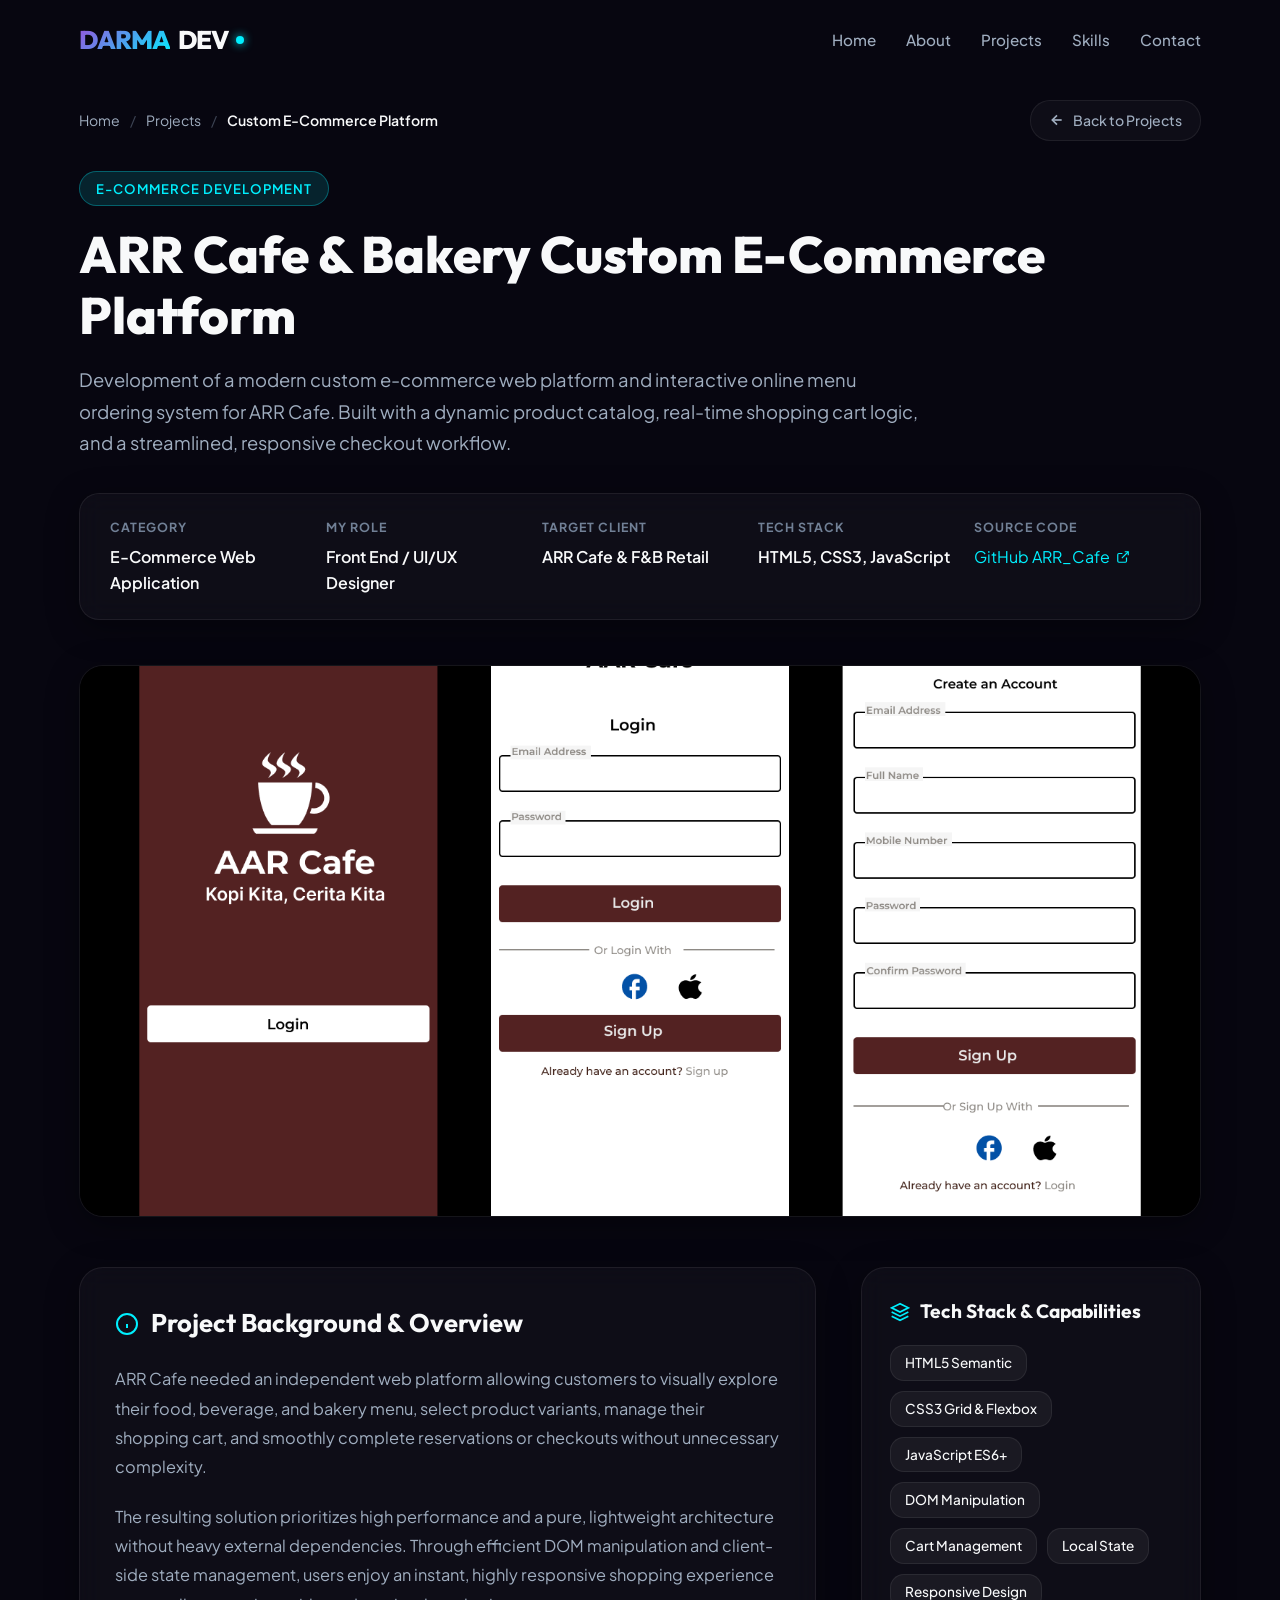
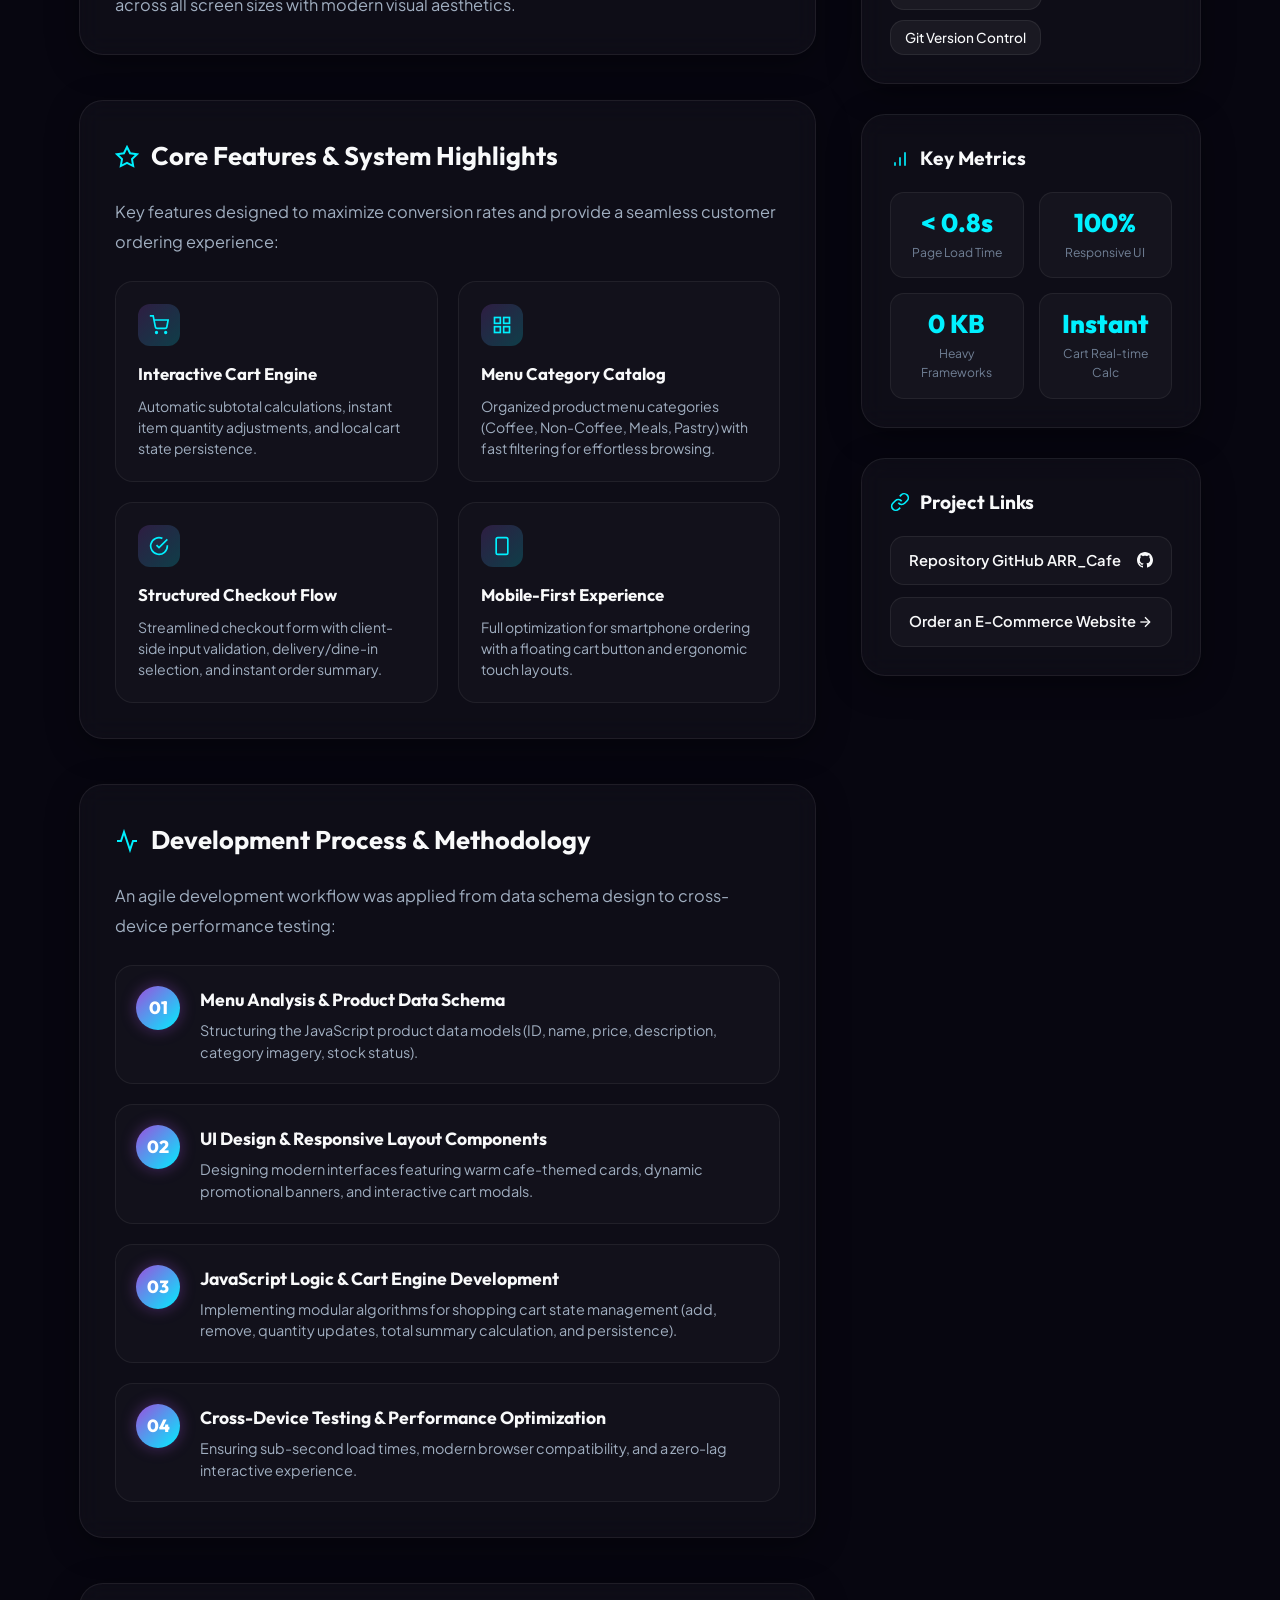
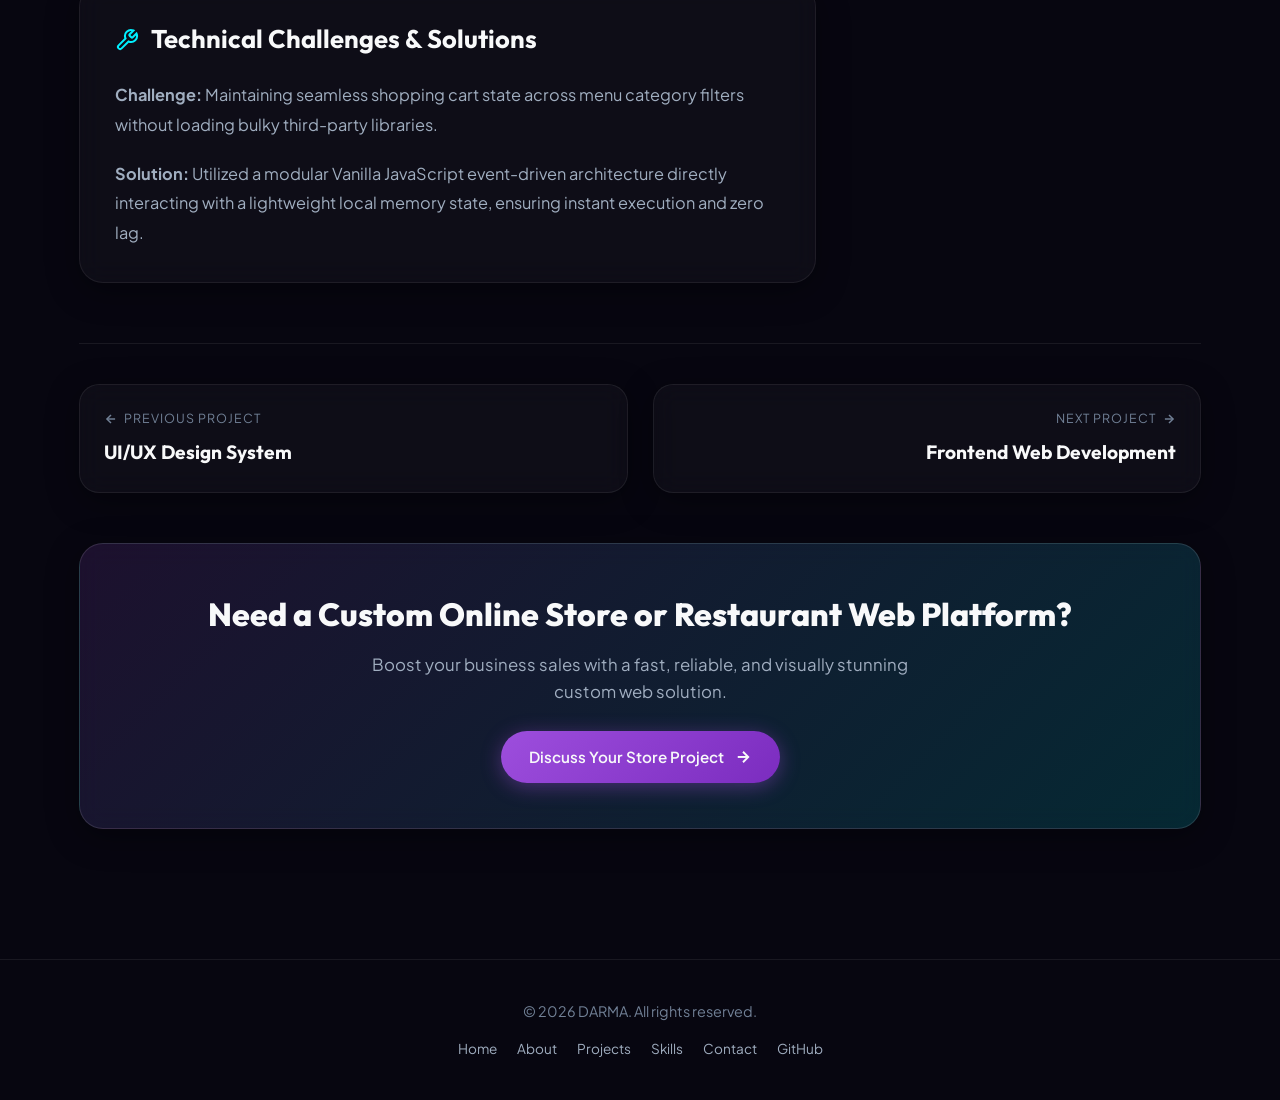
<file: project-ecommerce.html>
<!DOCTYPE html>
<html lang="en">

<head>
  <meta charset="UTF-8">
  <meta name="viewport" content="width=device-width, initial-scale=1.0">
  <title>Custom E-Commerce Platform (ARR Cafe) | Darma Portfolio</title>
  <meta name="description"
    content="Project details for Custom E-Commerce Platform (ARR Cafe): Interactive online store and cafe platform with dynamic product catalog, shopping cart logic, and responsive checkout flow.">
  <link rel="stylesheet" href="styles.css">
</head>

<body>

  <!-- Ambient Glow Shapes -->
  <div class="ambient-glows">
    <div class="glow-1"></div>
    <div class="glow-2"></div>
    <div class="glow-3"></div>
  </div>

  <!-- Header Section -->
  <header id="header" class="scrolled">
    <div class="container">
      <a href="index.html#home" class="logo" id="nav-logo">
        <span>DARMA</span>DEV
        <div class="logo-dot"></div>
      </a>

      <div class="menu-btn" id="menu-btn" aria-label="Toggle menu" role="button">
        <span></span>
        <span></span>
        <span></span>
      </div>

      <nav id="nav-bar">
        <ul>
          <li><a href="index.html#home" class="nav-link">Home</a></li>
          <li><a href="index.html#about" class="nav-link">About</a></li>
          <li><a href="index.html#projects" class="nav-link active">Projects</a></li>
          <li><a href="index.html#skills" class="nav-link">Skills</a></li>
          <li><a href="index.html#contact" class="nav-link">Contact</a></li>
        </ul>
      </nav>
    </div>
  </header>

  <main class="project-detail-page">
    <div class="container">

      <!-- Breadcrumb & Back Button -->
      <div class="breadcrumb-wrap">
        <div class="breadcrumb">
          <a href="index.html#home">Home</a>
          <span class="breadcrumb-separator">/</span>
          <a href="index.html#projects">Projects</a>
          <span class="breadcrumb-separator">/</span>
          <span class="breadcrumb-current">Custom E-Commerce Platform</span>
        </div>
        <a href="index.html#projects" class="back-btn">
          <svg width="16" height="16" viewBox="0 0 24 24" fill="none" stroke="currentColor" stroke-width="2.5">
            <line x1="19" y1="12" x2="5" y2="12"></line>
            <polyline points="12 19 5 12 12 5"></polyline>
          </svg>
          Back to Projects
        </a>
      </div>

      <!-- Project Hero Header -->
      <div class="project-detail-hero">
        <div class="project-hero-badge badge-ecom">E-Commerce Development</div>
        <h1 class="project-hero-title">
          ARR Cafe & Bakery <span class="gradient-text">Custom E-Commerce</span> Platform
        </h1>
        <p class="project-hero-subtitle">
          Development of a modern custom e-commerce web platform and interactive online menu ordering system for ARR Cafe. Built with a dynamic product catalog, real-time shopping cart logic, and a streamlined, responsive checkout workflow.
        </p>

        <!-- Project Meta Bar -->
        <div class="glass-card project-meta-grid">
          <div class="project-meta-item">
            <h5>Category</h5>
            <p>E-Commerce Web Application</p>
          </div>
          <div class="project-meta-item">
            <h5>My Role</h5>
            <p>Front End / UI/UX Designer</p>
          </div>
          <div class="project-meta-item">
            <h5>Target Client</h5>
            <p>ARR Cafe & F&B Retail</p>
          </div>
          <div class="project-meta-item">
            <h5>Tech Stack</h5>
            <p>HTML5, CSS3, JavaScript</p>
          </div>
          <div class="project-meta-item">
            <h5>Source Code</h5>
            <a href="https://github.com/Darma-kze/ARR_Cafe" target="_blank" rel="noopener noreferrer">
              GitHub ARR_Cafe
              <svg width="14" height="14" viewBox="0 0 24 24" fill="none" stroke="currentColor" stroke-width="2">
                <path d="M18 13v6a2 2 0 0 1-2 2H5a2 2 0 0 1-2-2V8a2 2 0 0 1 2-2h6"></path>
                <polyline points="15 3 21 3 21 9"></polyline>
                <line x1="10" y1="14" x2="21" y2="3"></line>
              </svg>
            </a>
          </div>
        </div>

        <!-- Hero Showcase Image -->
        <div class="project-hero-img-box">
          <img src="assets/project_ecom.png" alt="ARR Cafe Custom E-Commerce Web Platform">
        </div>
      </div>

      <!-- Main Content Layout -->
      <div class="project-detail-layout">

        <!-- Left Main Content Column -->
        <div class="project-main-content">

          <!-- Section 1: Project Overview -->
          <div class="glass-card detail-section-block">
            <h3>
              <svg width="24" height="24" viewBox="0 0 24 24" fill="none" stroke="currentColor" stroke-width="2">
                <circle cx="12" cy="12" r="10"></circle>
                <line x1="12" y1="16" x2="12" y2="12"></line>
                <line x1="12" y1="8" x2="12.01" y2="8"></line>
              </svg>
              Project Background & Overview
            </h3>
            <p>
              ARR Cafe needed an independent web platform allowing customers to visually explore their food, beverage, and bakery menu, select product variants, manage their shopping cart, and smoothly complete reservations or checkouts without unnecessary complexity.
            </p>
            <p>
              The resulting solution prioritizes high performance and a pure, lightweight architecture without heavy external dependencies. Through efficient DOM manipulation and client-side state management, users enjoy an instant, highly responsive shopping experience across all screen sizes with modern visual aesthetics.
            </p>
          </div>

          <!-- Section 2: Key Features & System Highlights -->
          <div class="glass-card detail-section-block">
            <h3>
              <svg width="24" height="24" viewBox="0 0 24 24" fill="none" stroke="currentColor" stroke-width="2">
                <polygon points="12 2 15.09 8.26 22 9.27 17 14.14 18.18 21.02 12 17.77 5.82 21.02 7 14.14 2 9.27 8.91 8.26 12 2"></polygon>
              </svg>
              Core Features & System Highlights
            </h3>
            <p>
              Key features designed to maximize conversion rates and provide a seamless customer ordering experience:
            </p>

            <div class="detail-feature-grid">
              <div class="detail-feature-card">
                <div class="detail-feature-icon">
                  <svg width="20" height="20" viewBox="0 0 24 24" fill="none" stroke="currentColor" stroke-width="2">
                    <circle cx="9" cy="21" r="1"></circle>
                    <circle cx="20" cy="21" r="1"></circle>
                    <path d="M1 1h4l2.68 13.39a2 2 0 0 0 2 1.61h9.72a2 2 0 0 0 2-1.61L23 6H6"></path>
                  </svg>
                </div>
                <h4>Interactive Cart Engine</h4>
                <p>Automatic subtotal calculations, instant item quantity adjustments, and local cart state persistence.</p>
              </div>

              <div class="detail-feature-card">
                <div class="detail-feature-icon">
                  <svg width="20" height="20" viewBox="0 0 24 24" fill="none" stroke="currentColor" stroke-width="2">
                    <rect x="3" y="3" width="7" height="7"></rect>
                    <rect x="14" y="3" width="7" height="7"></rect>
                    <rect x="14" y="14" width="7" height="7"></rect>
                    <rect x="3" y="14" width="7" height="7"></rect>
                  </svg>
                </div>
                <h4>Menu Category Catalog</h4>
                <p>Organized product menu categories (Coffee, Non-Coffee, Meals, Pastry) with fast filtering for effortless browsing.</p>
              </div>

              <div class="detail-feature-card">
                <div class="detail-feature-icon">
                  <svg width="20" height="20" viewBox="0 0 24 24" fill="none" stroke="currentColor" stroke-width="2">
                    <path d="M22 11.08V12a10 10 0 1 1-5.93-9.14"></path>
                    <polyline points="22 4 12 14.01 9 11.01"></polyline>
                  </svg>
                </div>
                <h4>Structured Checkout Flow</h4>
                <p>Streamlined checkout form with client-side input validation, delivery/dine-in selection, and instant order summary.</p>
              </div>

              <div class="detail-feature-card">
                <div class="detail-feature-icon">
                  <svg width="20" height="20" viewBox="0 0 24 24" fill="none" stroke="currentColor" stroke-width="2">
                    <rect x="5" y="2" width="14" height="20" rx="2" ry="2"></rect>
                    <line x1="12" y1="18" x2="12.01" y2="18"></line>
                  </svg>
                </div>
                <h4>Mobile-First Experience</h4>
                <p>Full optimization for smartphone ordering with a floating cart button and ergonomic touch layouts.</p>
              </div>
            </div>
          </div>

          <!-- Section 3: Development Process & Methodology -->
          <div class="glass-card detail-section-block">
            <h3>
              <svg width="24" height="24" viewBox="0 0 24 24" fill="none" stroke="currentColor" stroke-width="2">
                <polyline points="22 12 18 12 15 21 9 3 6 12 2 12"></polyline>
              </svg>
              Development Process & Methodology
            </h3>
            <p>
              An agile development workflow was applied from data schema design to cross-device performance testing:
            </p>

            <div class="process-timeline">
              <div class="process-step-card">
                <div class="process-step-num">01</div>
                <div class="process-step-body">
                  <h4>Menu Analysis & Product Data Schema</h4>
                  <p>Structuring the JavaScript product data models (ID, name, price, description, category imagery, stock status).</p>
                </div>
              </div>

              <div class="process-step-card">
                <div class="process-step-num">02</div>
                <div class="process-step-body">
                  <h4>UI Design & Responsive Layout Components</h4>
                  <p>Designing modern interfaces featuring warm cafe-themed cards, dynamic promotional banners, and interactive cart modals.</p>
                </div>
              </div>

              <div class="process-step-card">
                <div class="process-step-num">03</div>
                <div class="process-step-body">
                  <h4>JavaScript Logic & Cart Engine Development</h4>
                  <p>Implementing modular algorithms for shopping cart state management (add, remove, quantity updates, total summary calculation, and persistence).</p>
                </div>
              </div>

              <div class="process-step-card">
                <div class="process-step-num">04</div>
                <div class="process-step-body">
                  <h4>Cross-Device Testing & Performance Optimization</h4>
                  <p>Ensuring sub-second load times, modern browser compatibility, and a zero-lag interactive experience.</p>
                </div>
              </div>
            </div>
          </div>

          <!-- Section 4: Technical Challenges & Solutions -->
          <div class="glass-card detail-section-block">
            <h3>
              <svg width="24" height="24" viewBox="0 0 24 24" fill="none" stroke="currentColor" stroke-width="2">
                <path d="M14.7 6.3a1 1 0 0 0 0 1.4l1.6 1.6a1 1 0 0 0 1.4 0l3.77-3.77a6 6 0 0 1-7.94 7.94l-6.91 6.91a2.12 2.12 0 0 1-3-3l6.91-6.91a6 6 0 0 1 7.94-7.94l-3.76 3.76z"></path>
              </svg>
              Technical Challenges & Solutions
            </h3>
            <p>
              <strong>Challenge:</strong> Maintaining seamless shopping cart state across menu category filters without loading bulky third-party libraries.
            </p>
            <p>
              <strong>Solution:</strong> Utilized a modular Vanilla JavaScript event-driven architecture directly interacting with a lightweight local memory state, ensuring instant execution and zero lag.
            </p>
          </div>

        </div>

        <!-- Right Sidebar Column -->
        <div class="project-sidebar">

          <!-- Tech Stack Box -->
          <div class="glass-card sidebar-card">
            <h4>
              <svg width="20" height="20" viewBox="0 0 24 24" fill="none" stroke="currentColor" stroke-width="2">
                <path d="M12 2L2 7l10 5 10-5-10-5z"></path>
                <path d="M2 17l10 5 10-5"></path>
                <path d="M2 12l10 5 10-5"></path>
              </svg>
              Tech Stack & Capabilities
            </h4>
            <div class="tech-badges-wrap">
              <span class="tech-badge-item">HTML5 Semantic</span>
              <span class="tech-badge-item">CSS3 Grid & Flexbox</span>
              <span class="tech-badge-item">JavaScript ES6+</span>
              <span class="tech-badge-item">DOM Manipulation</span>
              <span class="tech-badge-item">Cart Management</span>
              <span class="tech-badge-item">Local State</span>
              <span class="tech-badge-item">Responsive Design</span>
              <span class="tech-badge-item">Git Version Control</span>
            </div>
          </div>

          <!-- Impact Metrics -->
          <div class="glass-card sidebar-card">
            <h4>
              <svg width="20" height="20" viewBox="0 0 24 24" fill="none" stroke="currentColor" stroke-width="2">
                <line x1="12" y1="20" x2="12" y2="10"></line>
                <line x1="18" y1="20" x2="18" y2="4"></line>
                <line x1="6" y1="20" x2="6" y2="16"></line>
              </svg>
              Key Metrics
            </h4>
            <div class="metrics-grid">
              <div class="metric-item">
                <div class="metric-number">&lt; 0.8s</div>
                <div class="metric-label">Page Load Time</div>
              </div>
              <div class="metric-item">
                <div class="metric-number">100%</div>
                <div class="metric-label">Responsive UI</div>
              </div>
              <div class="metric-item">
                <div class="metric-number">0 KB</div>
                <div class="metric-label">Heavy Frameworks</div>
              </div>
              <div class="metric-item">
                <div class="metric-number">Instant</div>
                <div class="metric-label">Cart Real-time Calc</div>
              </div>
            </div>
          </div>

          <!-- Quick Actions & Links -->
          <div class="glass-card sidebar-card">
            <h4>
              <svg width="20" height="20" viewBox="0 0 24 24" fill="none" stroke="currentColor" stroke-width="2">
                <path d="M10 13a5 5 0 0 0 7.54.54l3-3a5 5 0 0 0-7.07-7.07l-1.72 1.71"></path>
                <path d="M14 11a5 5 0 0 0-7.54-.54l-3 3a5 5 0 0 0 7.07 7.07l1.71-1.71"></path>
              </svg>
              Project Links
            </h4>
            <div class="sidebar-links">
              <a href="https://github.com/Darma-kze/ARR_Cafe" target="_blank" rel="noopener noreferrer" class="sidebar-link-btn btn-github">
                <span>Repository GitHub ARR_Cafe</span>
                <svg width="16" height="16" fill="currentColor" viewBox="0 0 24 24">
                  <path d="M12 0c-6.626 0-12 5.373-12 12 0 5.302 3.438 9.8 8.207 11.387.599.111.793-.261.793-.577v-2.234c-3.338.726-4.033-1.416-4.033-1.416-.546-1.387-1.333-1.756-1.333-1.756-1.089-.745.083-.729.083-.729 1.205.084 1.839 1.237 1.839 1.237 1.07 1.834 2.807 1.304 3.492.997.107-.775.418-1.305.762-1.604-2.665-.305-5.467-1.334-5.467-5.931 0-1.311.469-2.381 1.236-3.221-.124-.303-.535-1.524.117-3.176 0 0 1.008-.322 3.301 1.23.957-.266 1.983-.399 3.003-.404 1.02.005 2.047.138 3.006.404 2.291-1.552 3.297-1.23 3.297-1.23.653 1.653.242 2.874.118 3.176.77.84 1.235 1.911 1.235 3.221 0 4.609-2.807 5.624-5.479 5.921.43.372.823 1.102.823 2.222v3.293c0 .319.192.694.801.576 4.765-1.589 8.199-6.086 8.199-11.386 0-6.627-5.373-12-12-12z" />
                </svg>
              </a>
              <a href="index.html#contact" class="sidebar-link-btn">
                <span>Order an E-Commerce Website</span>
                <svg width="16" height="16" viewBox="0 0 24 24" fill="none" stroke="currentColor" stroke-width="2">
                  <line x1="5" y1="12" x2="19" y2="12"></line>
                  <polyline points="12 5 19 12 12 19"></polyline>
                </svg>
              </a>
            </div>
          </div>

        </div>

      </div>

      <!-- Pagination Navigation (Prev & Next Project) -->
      <div class="project-pagination-wrap">
        <a href="project-uiux.html" class="glass-card pagination-btn-card">
          <span class="pagination-label">
            <svg width="14" height="14" viewBox="0 0 24 24" fill="none" stroke="currentColor" stroke-width="2.5">
              <line x1="19" y1="12" x2="5" y2="12"></line>
              <polyline points="12 19 5 12 12 5"></polyline>
            </svg>
            Previous Project
          </span>
          <span class="pagination-title">UI/UX Design System</span>
        </a>

        <a href="project-frontend.html" class="glass-card pagination-btn-card next">
          <span class="pagination-label">
            Next Project
            <svg width="14" height="14" viewBox="0 0 24 24" fill="none" stroke="currentColor" stroke-width="2.5">
              <line x1="5" y1="12" x2="19" y2="12"></line>
              <polyline points="12 5 19 12 12 19"></polyline>
            </svg>
          </span>
          <span class="pagination-title">Frontend Web Development</span>
        </a>
      </div>

      <!-- Bottom CTA Banner -->
      <div class="glass-card project-detail-cta">
        <h3>Need a Custom Online Store or Restaurant Web Platform?</h3>
        <p>Boost your business sales with a fast, reliable, and visually stunning custom web solution.</p>
        <a href="index.html#contact" class="btn btn-primary" style="display: inline-flex;">
          Discuss Your Store Project
          <svg width="18" height="18" viewBox="0 0 24 24" fill="none" stroke="currentColor" stroke-width="2.5">
            <line x1="5" y1="12" x2="19" y2="12"></line>
            <polyline points="12 5 19 12 12 19"></polyline>
          </svg>
        </a>
      </div>

    </div>
  </main>

  <!-- Footer Section -->
  <footer>
    <div class="container">
      <p>&copy; 2026 DARMA. All rights reserved.</p>
      <div class="footer-links">
        <a href="index.html#home">Home</a>
        <a href="index.html#about">About</a>
        <a href="index.html#projects">Projects</a>
        <a href="index.html#skills">Skills</a>
        <a href="index.html#contact">Contact</a>
        <a href="https://github.com/Darma-kze" target="_blank" rel="noopener noreferrer">GitHub</a>
      </div>
    </div>
  </footer>

  <script src="script.js"></script>
</body>

</html>
</file>
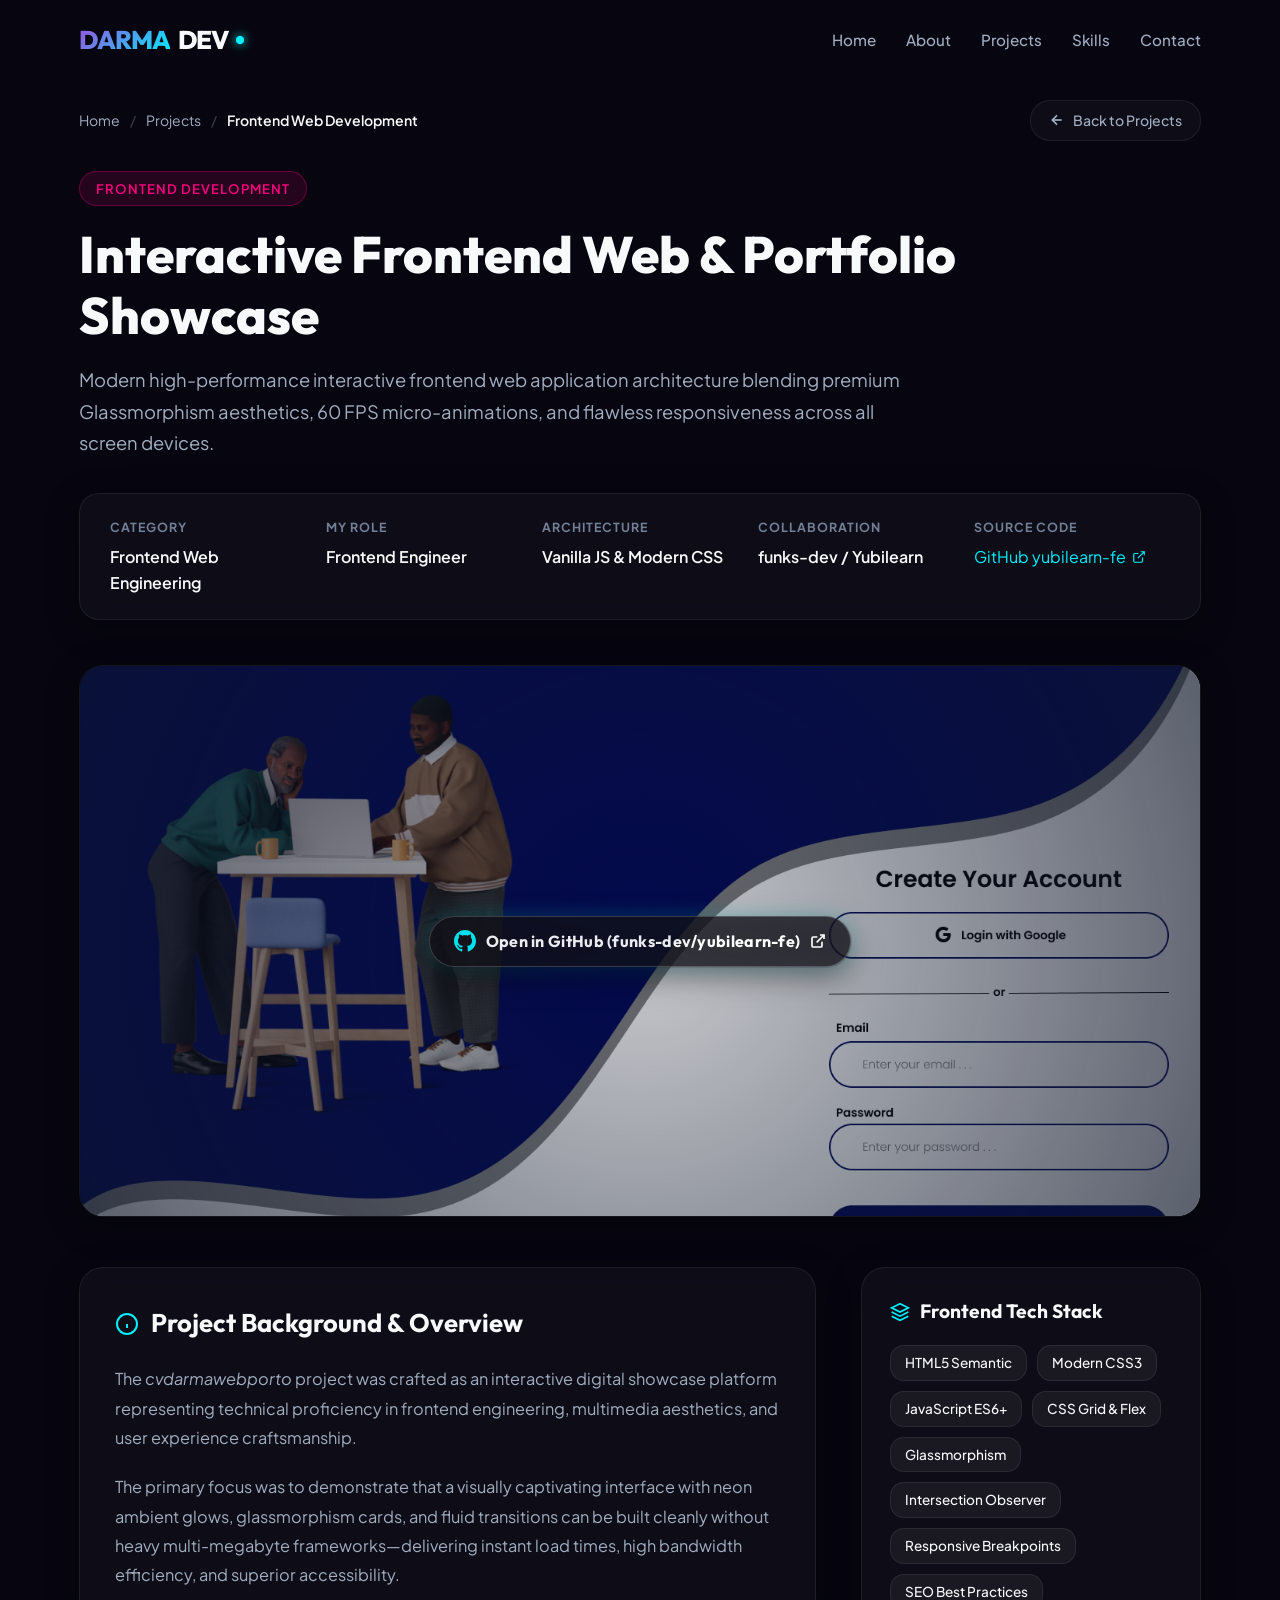
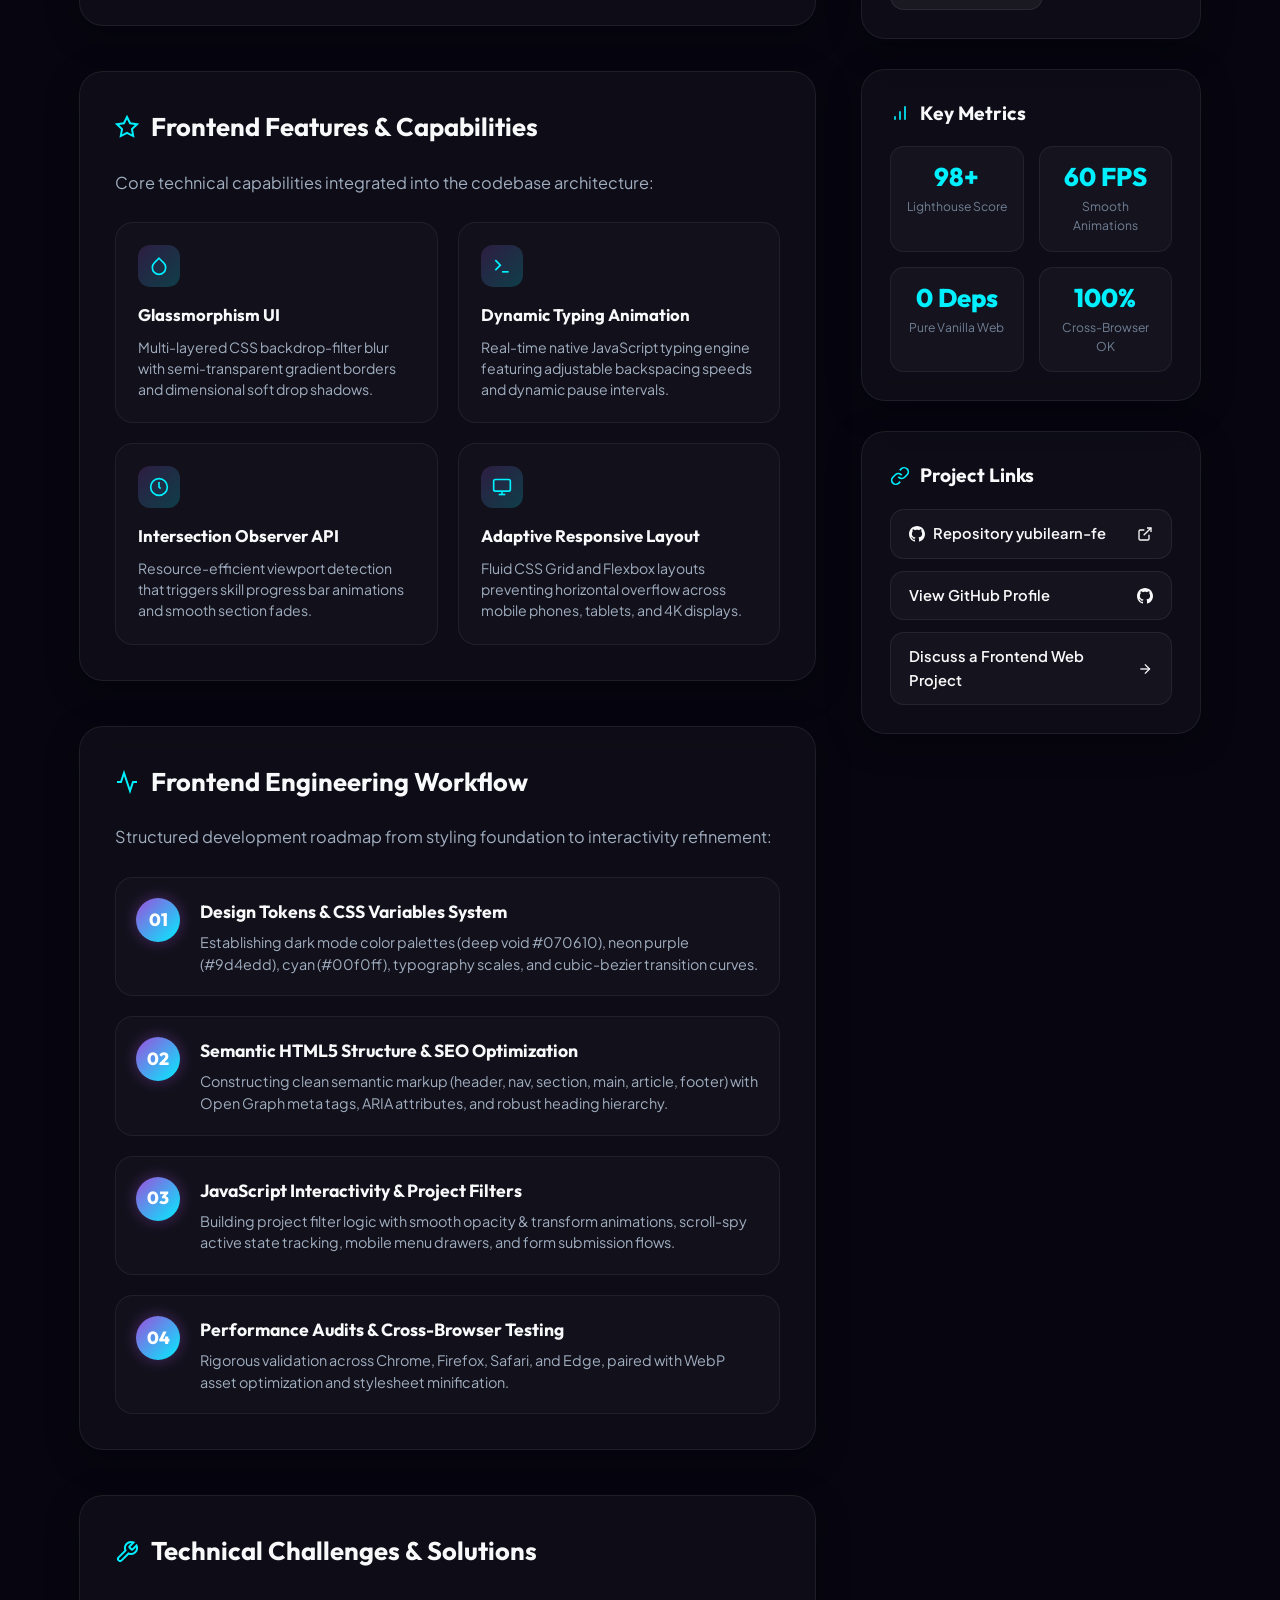
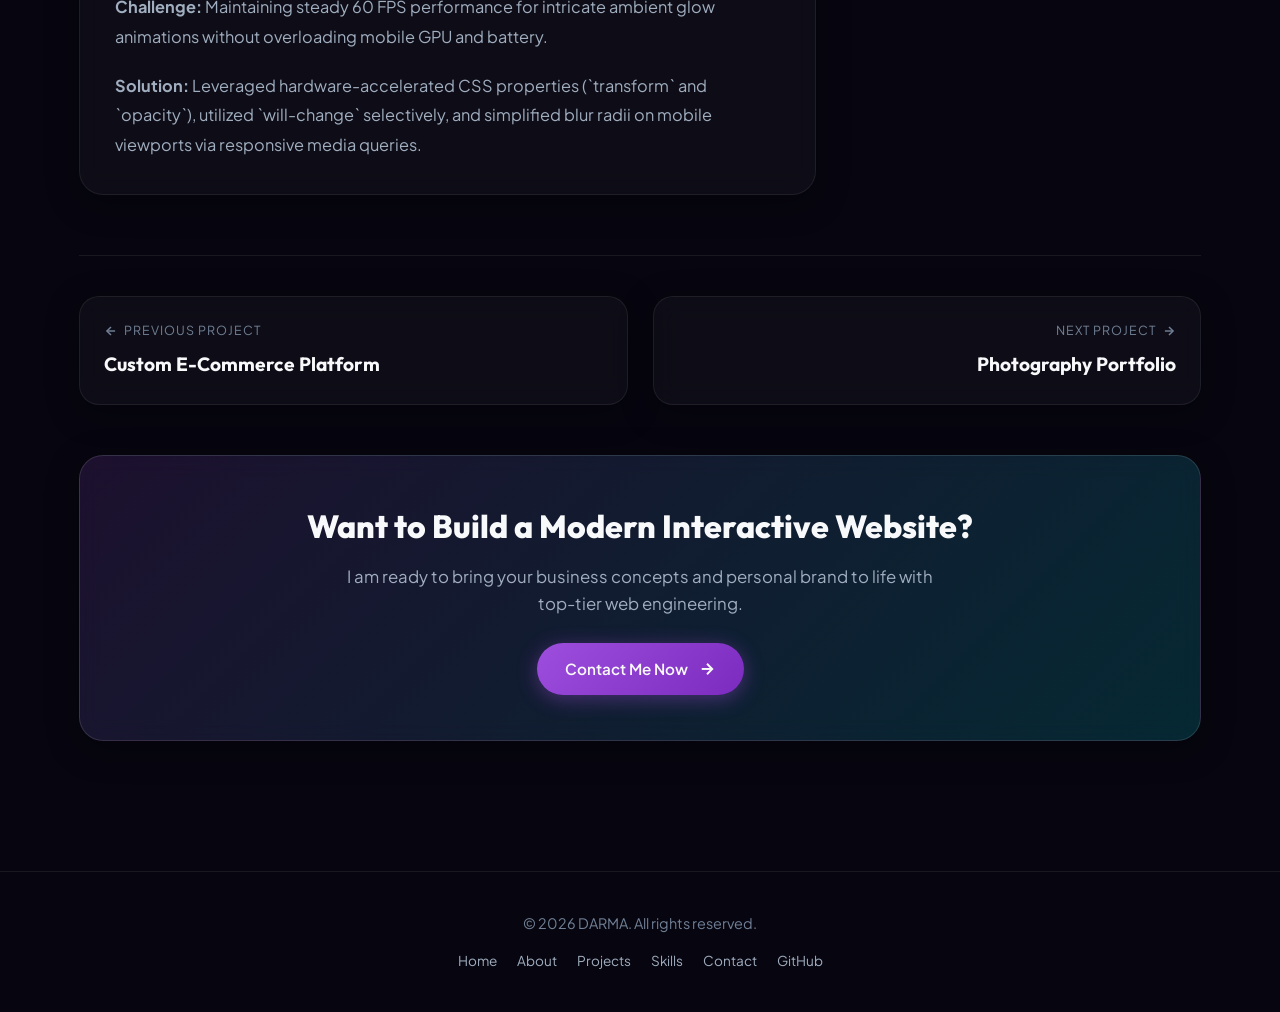
<file: project-frontend.html>
<!DOCTYPE html>
<html lang="en">

<head>
  <meta charset="UTF-8">
  <meta name="viewport" content="width=device-width, initial-scale=1.0">
  <title>Frontend Web Development & Portfolio | Darma Portfolio</title>
  <meta name="description"
    content="Frontend Web Development project details (cvdarmawebporto): High-performance interactive website crafted with HTML5, CSS3, modern JavaScript, glassmorphism, and smooth animations.">
  <link rel="stylesheet" href="styles.css">
</head>

<body>

  <!-- Ambient Glow Shapes -->
  <div class="ambient-glows">
    <div class="glow-1"></div>
    <div class="glow-2"></div>
    <div class="glow-3"></div>
  </div>

  <!-- Header Section -->
  <header id="header" class="scrolled">
    <div class="container">
      <a href="index.html#home" class="logo" id="nav-logo">
        <span>DARMA</span>DEV
        <div class="logo-dot"></div>
      </a>

      <div class="menu-btn" id="menu-btn" aria-label="Toggle menu" role="button">
        <span></span>
        <span></span>
        <span></span>
      </div>

      <nav id="nav-bar">
        <ul>
          <li><a href="index.html#home" class="nav-link">Home</a></li>
          <li><a href="index.html#about" class="nav-link">About</a></li>
          <li><a href="index.html#projects" class="nav-link active">Projects</a></li>
          <li><a href="index.html#skills" class="nav-link">Skills</a></li>
          <li><a href="index.html#contact" class="nav-link">Contact</a></li>
        </ul>
      </nav>
    </div>
  </header>

  <main class="project-detail-page">
    <div class="container">

      <!-- Breadcrumb & Back Button -->
      <div class="breadcrumb-wrap">
        <div class="breadcrumb">
          <a href="index.html#home">Home</a>
          <span class="breadcrumb-separator">/</span>
          <a href="index.html#projects">Projects</a>
          <span class="breadcrumb-separator">/</span>
          <span class="breadcrumb-current">Frontend Web Development</span>
        </div>
        <a href="index.html#projects" class="back-btn">
          <svg width="16" height="16" viewBox="0 0 24 24" fill="none" stroke="currentColor" stroke-width="2.5">
            <line x1="19" y1="12" x2="5" y2="12"></line>
            <polyline points="12 19 5 12 12 5"></polyline>
          </svg>
          Back to Projects
        </a>
      </div>

      <!-- Project Hero Header -->
      <div class="project-detail-hero">
        <div class="project-hero-badge badge-frontend">Frontend Development</div>
        <h1 class="project-hero-title">
          Interactive <span class="gradient-text">Frontend Web</span> & Portfolio Showcase
        </h1>
        <p class="project-hero-subtitle">
          Modern high-performance interactive frontend web application architecture blending premium Glassmorphism aesthetics, 60 FPS micro-animations, and flawless responsiveness across all screen devices.
        </p>

        <!-- Project Meta Bar -->
        <div class="glass-card project-meta-grid">
          <div class="project-meta-item">
            <h5>Category</h5>
            <p>Frontend Web Engineering</p>
          </div>
          <div class="project-meta-item">
            <h5>My Role</h5>
            <p>Frontend Engineer</p>
          </div>
          <div class="project-meta-item">
            <h5>Architecture</h5>
            <p>Vanilla JS & Modern CSS</p>
          </div>
          <div class="project-meta-item">
            <h5>Collaboration</h5>
            <p>funks-dev / Yubilearn</p>
          </div>
          <div class="project-meta-item">
            <h5>Source Code</h5>
            <a href="https://github.com/funks-dev/yubilearn-fe" target="_blank" rel="noopener noreferrer">
              GitHub yubilearn-fe
              <svg width="14" height="14" viewBox="0 0 24 24" fill="none" stroke="currentColor" stroke-width="2">
                <path d="M18 13v6a2 2 0 0 1-2 2H5a2 2 0 0 1-2-2V8a2 2 0 0 1 2-2h6"></path>
                <polyline points="15 3 21 3 21 9"></polyline>
                <line x1="10" y1="14" x2="21" y2="3"></line>
              </svg>
            </a>
          </div>
        </div>

        <!-- Hero Showcase Image (Clickable to GitHub Repository) -->
        <div class="project-hero-img-box">
          <a href="https://github.com/funks-dev/yubilearn-fe" target="_blank" rel="noopener noreferrer" class="github-hero-link" title="Open Yubilearn Frontend on GitHub">
            <img src="assets/project_ai.png" alt="Yubilearn Frontend Web Development & Portfolio Showcase">
            <div class="github-hero-overlay">
              <div class="github-hero-badge">
                <svg width="22" height="22" fill="currentColor" viewBox="0 0 24 24">
                  <path d="M12 0c-6.626 0-12 5.373-12 12 0 5.302 3.438 9.8 8.207 11.387.599.111.793-.261.793-.577v-2.234c-3.338.726-4.033-1.416-4.033-1.416-.546-1.387-1.333-1.756-1.333-1.756-1.089-.745.083-.729.083-.729 1.205.084 1.839 1.237 1.839 1.237 1.07 1.834 2.807 1.304 3.492.997.107-.775.418-1.305.762-1.604-2.665-.305-5.467-1.334-5.467-5.931 0-1.311.469-2.381 1.236-3.221-.124-.303-.535-1.524.117-3.176 0 0 1.008-.322 3.301 1.23.957-.266 1.983-.399 3.003-.404 1.02.005 2.047.138 3.006.404 2.291-1.552 3.297-1.23 3.297-1.23.653 1.653.242 2.874.118 3.176.77.84 1.235 1.911 1.235 3.221 0 4.609-2.807 5.624-5.479 5.921.43.372.823 1.102.823 2.222v3.293c0 .319.192.694.801.576 4.765-1.589 8.199-6.086 8.199-11.386 0-6.627-5.373-12-12-12z" />
                </svg>
                <span>Open in GitHub (funks-dev/yubilearn-fe)</span>
                <svg width="16" height="16" viewBox="0 0 24 24" fill="none" stroke="currentColor" stroke-width="2.5">
                  <path d="M18 13v6a2 2 0 0 1-2 2H5a2 2 0 0 1-2-2V8a2 2 0 0 1 2-2h6"></path>
                  <polyline points="15 3 21 3 21 9"></polyline>
                  <line x1="10" y1="14" x2="21" y2="3"></line>
                </svg>
              </div>
            </div>
          </a>
        </div>
      </div>

      <!-- Main Content Layout -->
      <div class="project-detail-layout">

        <!-- Left Main Content Column -->
        <div class="project-main-content">

          <!-- Section 1: Project Overview -->
          <div class="glass-card detail-section-block">
            <h3>
              <svg width="24" height="24" viewBox="0 0 24 24" fill="none" stroke="currentColor" stroke-width="2">
                <circle cx="12" cy="12" r="10"></circle>
                <line x1="12" y1="16" x2="12" y2="12"></line>
                <line x1="12" y1="8" x2="12.01" y2="8"></line>
              </svg>
              Project Background & Overview
            </h3>
            <p>
              The <em>cvdarmawebporto</em> project was crafted as an interactive digital showcase platform representing technical proficiency in frontend engineering, multimedia aesthetics, and user experience craftsmanship.
            </p>
            <p>
              The primary focus was to demonstrate that a visually captivating interface with neon ambient glows, glassmorphism cards, and fluid transitions can be built cleanly without heavy multi-megabyte frameworks—delivering instant load times, high bandwidth efficiency, and superior accessibility.
            </p>
          </div>

          <!-- Section 2: Key Features & Capabilities -->
          <div class="glass-card detail-section-block">
            <h3>
              <svg width="24" height="24" viewBox="0 0 24 24" fill="none" stroke="currentColor" stroke-width="2">
                <polygon points="12 2 15.09 8.26 22 9.27 17 14.14 18.18 21.02 12 17.77 5.82 21.02 7 14.14 2 9.27 8.91 8.26 12 2"></polygon>
              </svg>
              Frontend Features & Capabilities
            </h3>
            <p>
              Core technical capabilities integrated into the codebase architecture:
            </p>

            <div class="detail-feature-grid">
              <div class="detail-feature-card">
                <div class="detail-feature-icon">
                  <svg width="20" height="20" viewBox="0 0 24 24" fill="none" stroke="currentColor" stroke-width="2">
                    <path d="M12 2.69l5.66 5.66a8 8 0 1 1-11.31 0z"></path>
                  </svg>
                </div>
                <h4>Glassmorphism UI</h4>
                <p>Multi-layered CSS backdrop-filter blur with semi-transparent gradient borders and dimensional soft drop shadows.</p>
              </div>

              <div class="detail-feature-card">
                <div class="detail-feature-icon">
                  <svg width="20" height="20" viewBox="0 0 24 24" fill="none" stroke="currentColor" stroke-width="2">
                    <polyline points="4 17 10 11 4 5"></polyline>
                    <line x1="12" y1="19" x2="20" y2="19"></line>
                  </svg>
                </div>
                <h4>Dynamic Typing Animation</h4>
                <p>Real-time native JavaScript typing engine featuring adjustable backspacing speeds and dynamic pause intervals.</p>
              </div>

              <div class="detail-feature-card">
                <div class="detail-feature-icon">
                  <svg width="20" height="20" viewBox="0 0 24 24" fill="none" stroke="currentColor" stroke-width="2">
                    <circle cx="12" cy="12" r="10"></circle>
                    <polyline points="12 6 12 12 14 14"></polyline>
                  </svg>
                </div>
                <h4>Intersection Observer API</h4>
                <p>Resource-efficient viewport detection that triggers skill progress bar animations and smooth section fades.</p>
              </div>

              <div class="detail-feature-card">
                <div class="detail-feature-icon">
                  <svg width="20" height="20" viewBox="0 0 24 24" fill="none" stroke="currentColor" stroke-width="2">
                    <rect x="2" y="3" width="20" height="14" rx="2" ry="2"></rect>
                    <line x1="8" y1="21" x2="16" y2="21"></line>
                    <line x1="12" y1="17" x2="12" y2="21"></line>
                  </svg>
                </div>
                <h4>Adaptive Responsive Layout</h4>
                <p>Fluid CSS Grid and Flexbox layouts preventing horizontal overflow across mobile phones, tablets, and 4K displays.</p>
              </div>
            </div>
          </div>

          <!-- Section 3: Engineering Process -->
          <div class="glass-card detail-section-block">
            <h3>
              <svg width="24" height="24" viewBox="0 0 24 24" fill="none" stroke="currentColor" stroke-width="2">
                <polyline points="22 12 18 12 15 21 9 3 6 12 2 12"></polyline>
              </svg>
              Frontend Engineering Workflow
            </h3>
            <p>
              Structured development roadmap from styling foundation to interactivity refinement:
            </p>

            <div class="process-timeline">
              <div class="process-step-card">
                <div class="process-step-num">01</div>
                <div class="process-step-body">
                  <h4>Design Tokens & CSS Variables System</h4>
                  <p>Establishing dark mode color palettes (deep void #070610), neon purple (#9d4edd), cyan (#00f0ff), typography scales, and cubic-bezier transition curves.</p>
                </div>
              </div>

              <div class="process-step-card">
                <div class="process-step-num">02</div>
                <div class="process-step-body">
                  <h4>Semantic HTML5 Structure & SEO Optimization</h4>
                  <p>Constructing clean semantic markup (header, nav, section, main, article, footer) with Open Graph meta tags, ARIA attributes, and robust heading hierarchy.</p>
                </div>
              </div>

              <div class="process-step-card">
                <div class="process-step-num">03</div>
                <div class="process-step-body">
                  <h4>JavaScript Interactivity & Project Filters</h4>
                  <p>Building project filter logic with smooth opacity & transform animations, scroll-spy active state tracking, mobile menu drawers, and form submission flows.</p>
                </div>
              </div>

              <div class="process-step-card">
                <div class="process-step-num">04</div>
                <div class="process-step-body">
                  <h4>Performance Audits & Cross-Browser Testing</h4>
                  <p>Rigorous validation across Chrome, Firefox, Safari, and Edge, paired with WebP asset optimization and stylesheet minification.</p>
                </div>
              </div>
            </div>
          </div>

          <!-- Section 4: Technical Challenges & Solutions -->
          <div class="glass-card detail-section-block">
            <h3>
              <svg width="24" height="24" viewBox="0 0 24 24" fill="none" stroke="currentColor" stroke-width="2">
                <path d="M14.7 6.3a1 1 0 0 0 0 1.4l1.6 1.6a1 1 0 0 0 1.4 0l3.77-3.77a6 6 0 0 1-7.94 7.94l-6.91 6.91a2.12 2.12 0 0 1-3-3l6.91-6.91a6 6 0 0 1 7.94-7.94l-3.76 3.76z"></path>
              </svg>
              Technical Challenges & Solutions
            </h3>
            <p>
              <strong>Challenge:</strong> Maintaining steady 60 FPS performance for intricate ambient glow animations without overloading mobile GPU and battery.
            </p>
            <p>
              <strong>Solution:</strong> Leveraged hardware-accelerated CSS properties (`transform` and `opacity`), utilized `will-change` selectively, and simplified blur radii on mobile viewports via responsive media queries.
            </p>
          </div>

        </div>

        <!-- Right Sidebar Column -->
        <div class="project-sidebar">

          <!-- Tech Stack Box -->
          <div class="glass-card sidebar-card">
            <h4>
              <svg width="20" height="20" viewBox="0 0 24 24" fill="none" stroke="currentColor" stroke-width="2">
                <path d="M12 2L2 7l10 5 10-5-10-5z"></path>
                <path d="M2 17l10 5 10-5"></path>
                <path d="M2 12l10 5 10-5"></path>
              </svg>
              Frontend Tech Stack
            </h4>
            <div class="tech-badges-wrap">
              <span class="tech-badge-item">HTML5 Semantic</span>
              <span class="tech-badge-item">Modern CSS3</span>
              <span class="tech-badge-item">JavaScript ES6+</span>
              <span class="tech-badge-item">CSS Grid & Flex</span>
              <span class="tech-badge-item">Glassmorphism</span>
              <span class="tech-badge-item">Intersection Observer</span>
              <span class="tech-badge-item">Responsive Breakpoints</span>
              <span class="tech-badge-item">SEO Best Practices</span>
            </div>
          </div>

          <!-- Impact Metrics -->
          <div class="glass-card sidebar-card">
            <h4>
              <svg width="20" height="20" viewBox="0 0 24 24" fill="none" stroke="currentColor" stroke-width="2">
                <line x1="12" y1="20" x2="12" y2="10"></line>
                <line x1="18" y1="20" x2="18" y2="4"></line>
                <line x1="6" y1="20" x2="6" y2="16"></line>
              </svg>
              Key Metrics
            </h4>
            <div class="metrics-grid">
              <div class="metric-item">
                <div class="metric-number">98+</div>
                <div class="metric-label">Lighthouse Score</div>
              </div>
              <div class="metric-item">
                <div class="metric-number">60 FPS</div>
                <div class="metric-label">Smooth Animations</div>
              </div>
              <div class="metric-item">
                <div class="metric-number">0 Deps</div>
                <div class="metric-label">Pure Vanilla Web</div>
              </div>
              <div class="metric-item">
                <div class="metric-number">100%</div>
                <div class="metric-label">Cross-Browser OK</div>
              </div>
            </div>
          </div>

          <!-- Quick Actions & Links -->
          <div class="glass-card sidebar-card">
            <h4>
              <svg width="20" height="20" viewBox="0 0 24 24" fill="none" stroke="currentColor" stroke-width="2">
                <path d="M10 13a5 5 0 0 0 7.54.54l3-3a5 5 0 0 0-7.07-7.07l-1.72 1.71"></path>
                <path d="M14 11a5 5 0 0 0-7.54-.54l-3 3a5 5 0 0 0 7.07 7.07l1.71-1.71"></path>
              </svg>
              Project Links
            </h4>
            <div class="sidebar-links">
              <a href="https://github.com/funks-dev/yubilearn-fe" target="_blank" rel="noopener noreferrer" class="sidebar-link-btn btn-github">
                <span style="display: flex; align-items: center; gap: 8px;">
                  <svg width="16" height="16" fill="currentColor" viewBox="0 0 24 24">
                    <path d="M12 0c-6.626 0-12 5.373-12 12 0 5.302 3.438 9.8 8.207 11.387.599.111.793-.261.793-.577v-2.234c-3.338.726-4.033-1.416-4.033-1.416-.546-1.387-1.333-1.756-1.333-1.756-1.089-.745.083-.729.083-.729 1.205.084 1.839 1.237 1.839 1.237 1.07 1.834 2.807 1.304 3.492.997.107-.775.418-1.305.762-1.604-2.665-.305-5.467-1.334-5.467-5.931 0-1.311.469-2.381 1.236-3.221-.124-.303-.535-1.524.117-3.176 0 0 1.008-.322 3.301 1.23.957-.266 1.983-.399 3.003-.404 1.02.005 2.047.138 3.006.404 2.291-1.552 3.297-1.23 3.297-1.23.653 1.653.242 2.874.118 3.176.77.84 1.235 1.911 1.235 3.221 0 4.609-2.807 5.624-5.479 5.921.43.372.823 1.102.823 2.222v3.293c0 .319.192.694.801.576 4.765-1.589 8.199-6.086 8.199-11.386 0-6.627-5.373-12-12-12z" />
                  </svg>
                  Repository yubilearn-fe
                </span>
                <svg width="16" height="16" viewBox="0 0 24 24" fill="none" stroke="currentColor" stroke-width="2">
                  <path d="M18 13v6a2 2 0 0 1-2 2H5a2 2 0 0 1-2-2V8a2 2 0 0 1 2-2h6"></path>
                  <polyline points="15 3 21 3 21 9"></polyline>
                  <line x1="10" y1="14" x2="21" y2="3"></line>
                </svg>
              </a>
              <a href="https://github.com/Darma-kze" target="_blank" rel="noopener noreferrer" class="sidebar-link-btn btn-github">
                <span>View GitHub Profile</span>
                <svg width="16" height="16" fill="currentColor" viewBox="0 0 24 24">
                  <path d="M12 0c-6.626 0-12 5.373-12 12 0 5.302 3.438 9.8 8.207 11.387.599.111.793-.261.793-.577v-2.234c-3.338.726-4.033-1.416-4.033-1.416-.546-1.387-1.333-1.756-1.333-1.756-1.089-.745.083-.729.083-.729 1.205.084 1.839 1.237 1.839 1.237 1.07 1.834 2.807 1.304 3.492.997.107-.775.418-1.305.762-1.604-2.665-.305-5.467-1.334-5.467-5.931 0-1.311.469-2.381 1.236-3.221-.124-.303-.535-1.524.117-3.176 0 0 1.008-.322 3.301 1.23.957-.266 1.983-.399 3.003-.404 1.02.005 2.047.138 3.006.404 2.291-1.552 3.297-1.23 3.297-1.23.653 1.653.242 2.874.118 3.176.77.84 1.235 1.911 1.235 3.221 0 4.609-2.807 5.624-5.479 5.921.43.372.823 1.102.823 2.222v3.293c0 .319.192.694.801.576 4.765-1.589 8.199-6.086 8.199-11.386 0-6.627-5.373-12-12-12z" />
                </svg>
              </a>
              <a href="index.html#contact" class="sidebar-link-btn">
                <span>Discuss a Frontend Web Project</span>
                <svg width="16" height="16" viewBox="0 0 24 24" fill="none" stroke="currentColor" stroke-width="2">
                  <line x1="5" y1="12" x2="19" y2="12"></line>
                  <polyline points="12 5 19 12 12 19"></polyline>
                </svg>
              </a>
            </div>
          </div>

        </div>

      </div>

      <!-- Pagination Navigation (Prev & Next Project) -->
      <div class="project-pagination-wrap">
        <a href="project-ecommerce.html" class="glass-card pagination-btn-card">
          <span class="pagination-label">
            <svg width="14" height="14" viewBox="0 0 24 24" fill="none" stroke="currentColor" stroke-width="2.5">
              <line x1="19" y1="12" x2="5" y2="12"></line>
              <polyline points="12 19 5 12 12 5"></polyline>
            </svg>
            Previous Project
          </span>
          <span class="pagination-title">Custom E-Commerce Platform</span>
        </a>

        <a href="project-photography.html" class="glass-card pagination-btn-card next">
          <span class="pagination-label">
            Next Project
            <svg width="14" height="14" viewBox="0 0 24 24" fill="none" stroke="currentColor" stroke-width="2.5">
              <line x1="5" y1="12" x2="19" y2="12"></line>
              <polyline points="12 5 19 12 12 19"></polyline>
            </svg>
          </span>
          <span class="pagination-title">Photography Portfolio</span>
        </a>
      </div>

      <!-- Bottom CTA Banner -->
      <div class="glass-card project-detail-cta">
        <h3>Want to Build a Modern Interactive Website?</h3>
        <p>I am ready to bring your business concepts and personal brand to life with top-tier web engineering.</p>
        <a href="index.html#contact" class="btn btn-primary" style="display: inline-flex;">
          Contact Me Now
          <svg width="18" height="18" viewBox="0 0 24 24" fill="none" stroke="currentColor" stroke-width="2.5">
            <line x1="5" y1="12" x2="19" y2="12"></line>
            <polyline points="12 5 19 12 12 19"></polyline>
          </svg>
        </a>
      </div>

    </div>
  </main>

  <!-- Footer Section -->
  <footer>
    <div class="container">
      <p>&copy; 2026 DARMA. All rights reserved.</p>
      <div class="footer-links">
        <a href="index.html#home">Home</a>
        <a href="index.html#about">About</a>
        <a href="index.html#projects">Projects</a>
        <a href="index.html#skills">Skills</a>
        <a href="index.html#contact">Contact</a>
        <a href="https://github.com/Darma-kze" target="_blank" rel="noopener noreferrer">GitHub</a>
      </div>
    </div>
  </footer>

  <script src="script.js"></script>
</body>

</html>
</file>
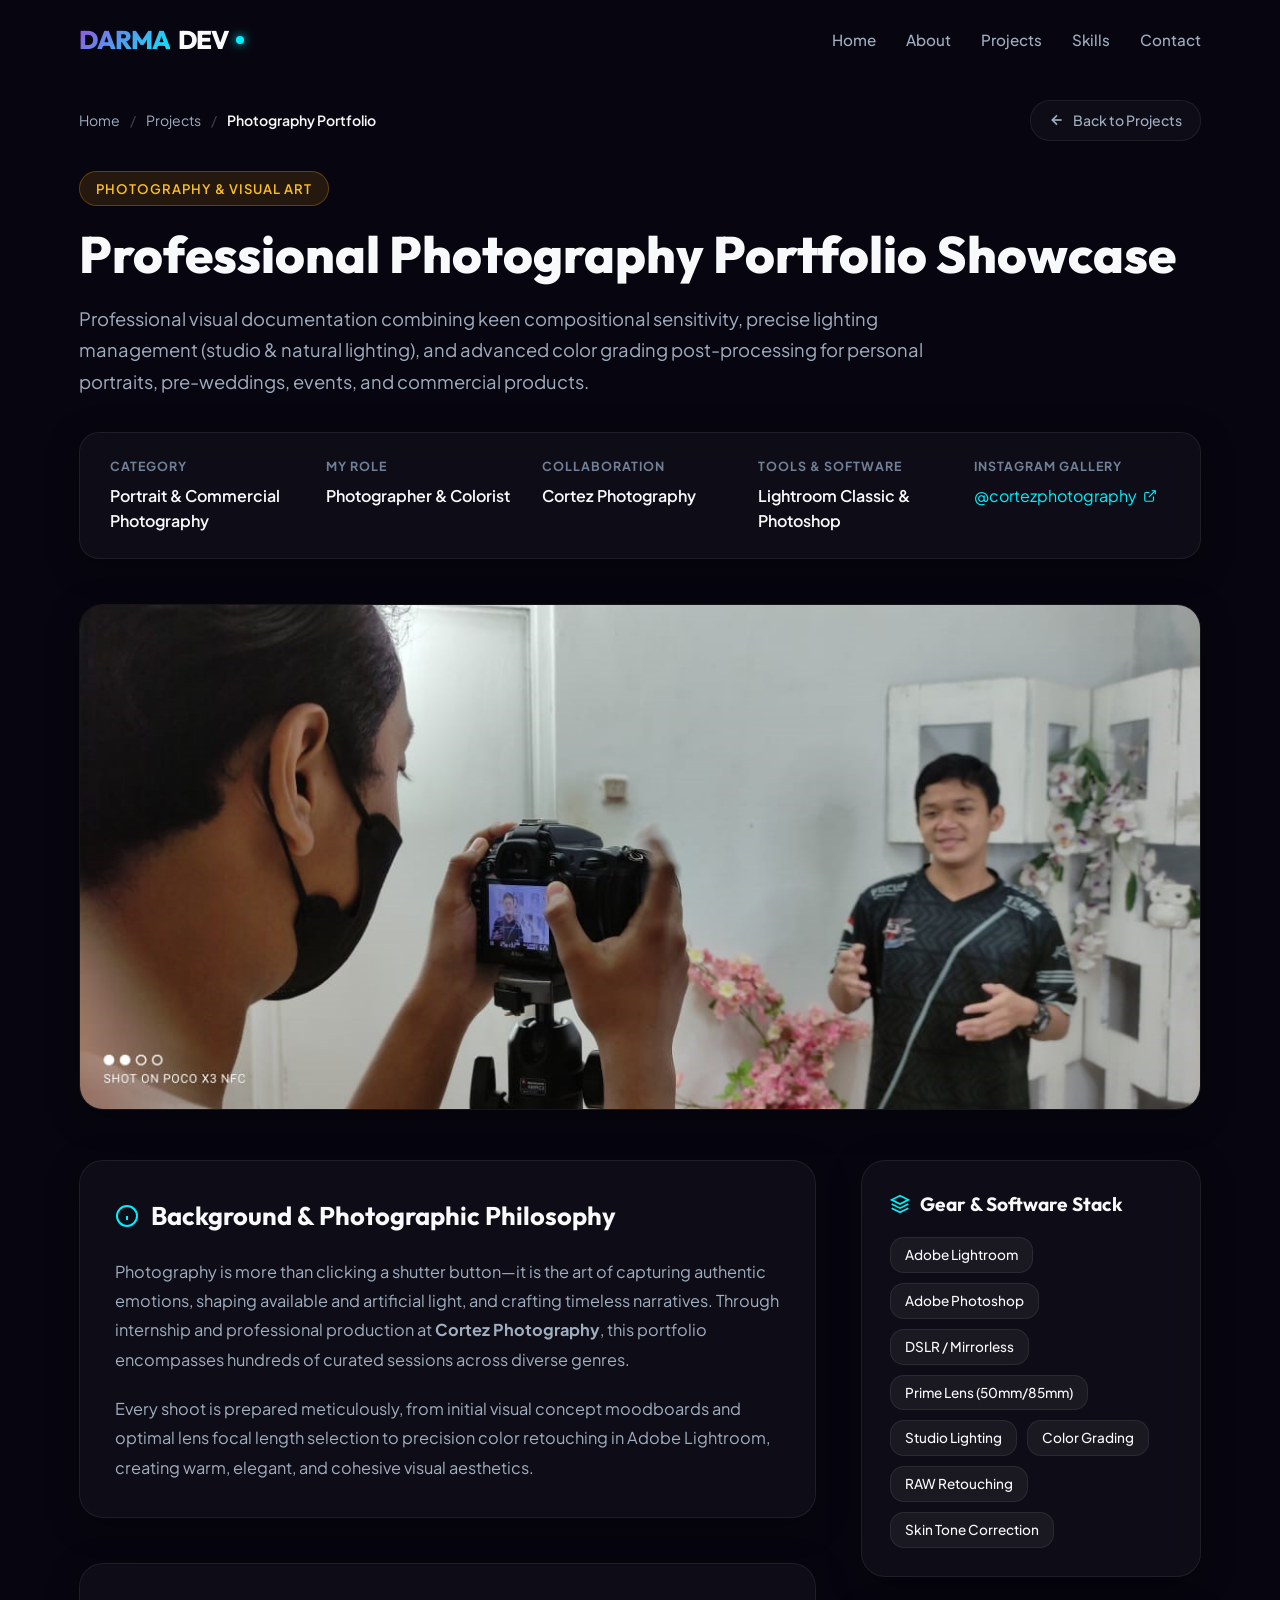
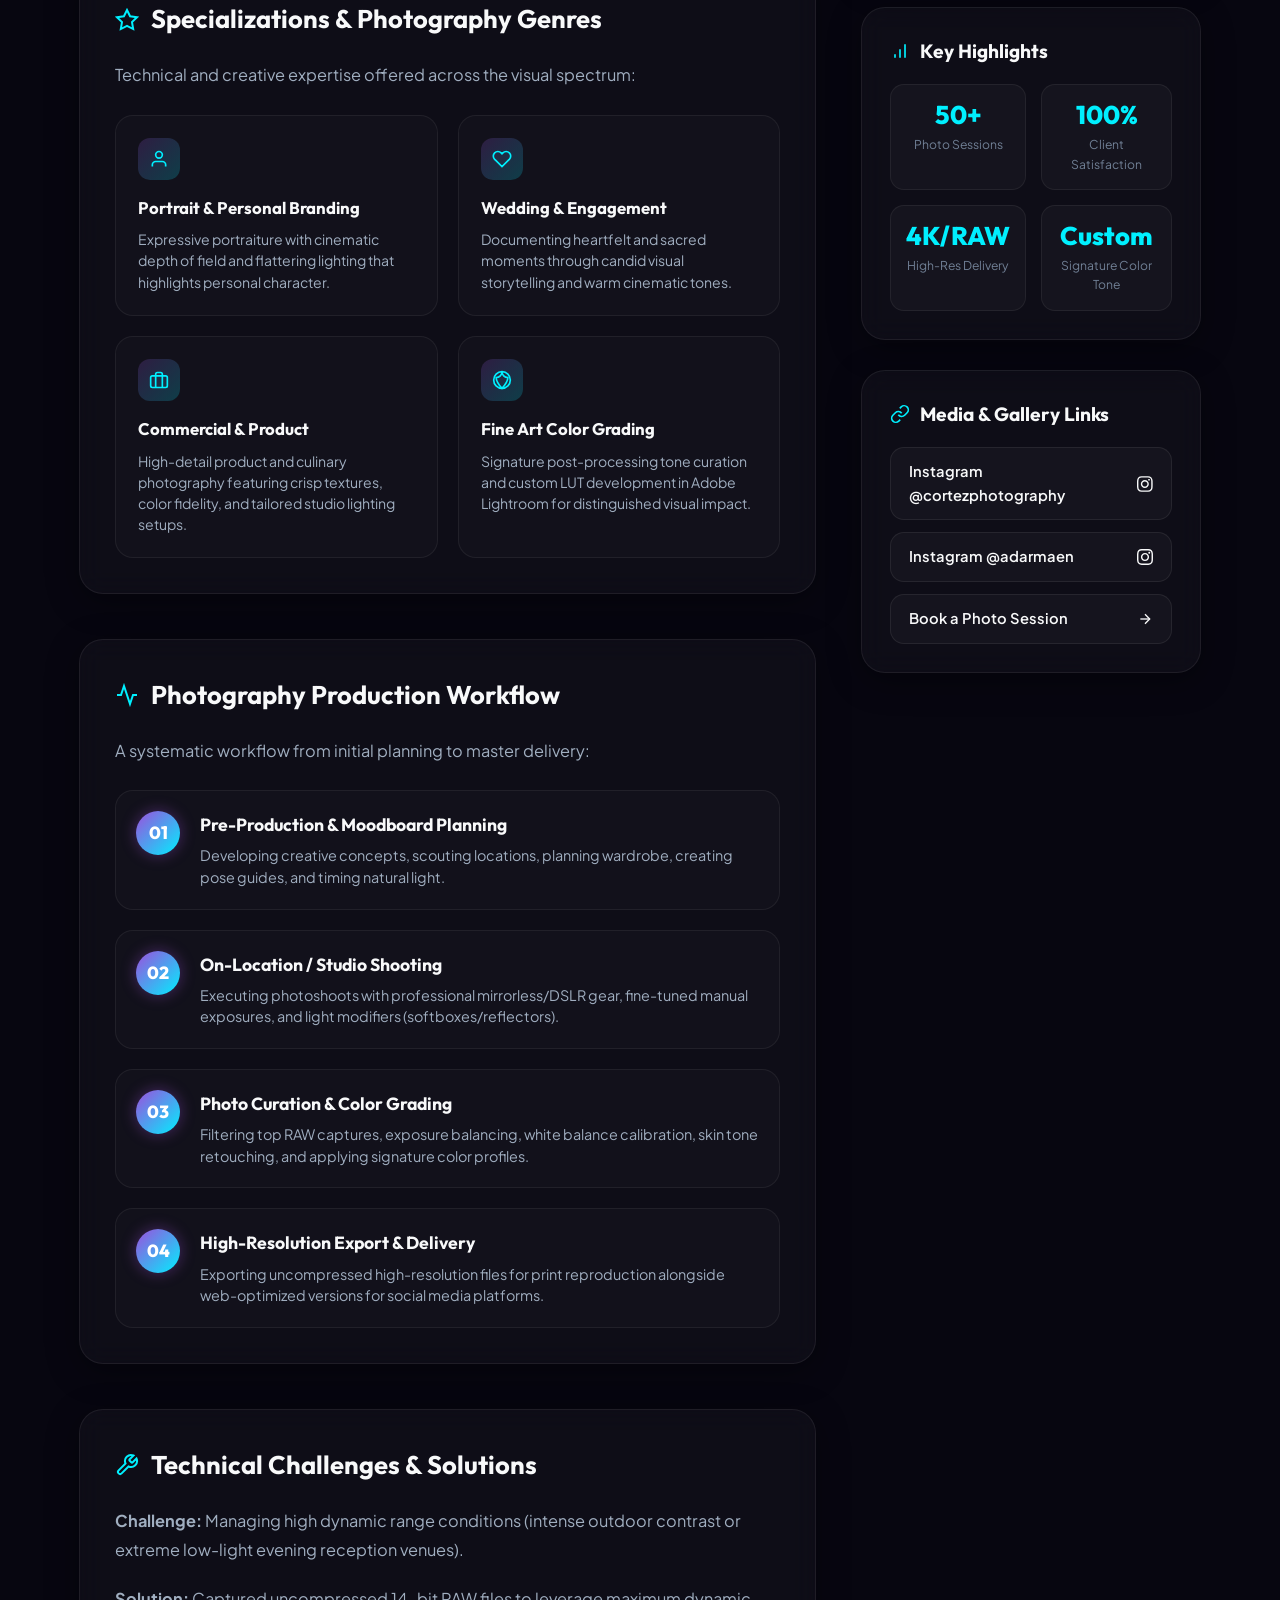
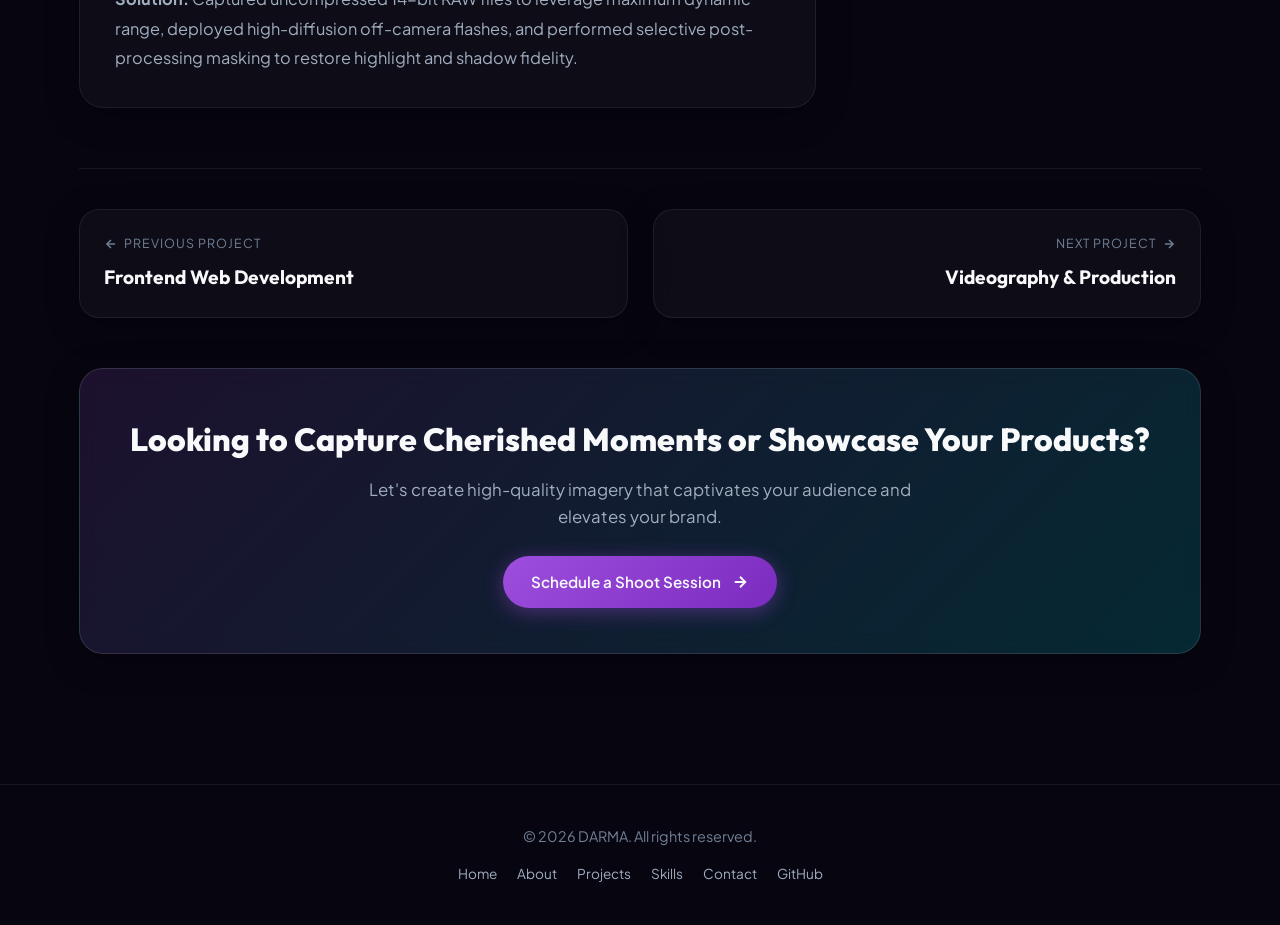
<file: project-photography.html>
<!DOCTYPE html>
<html lang="en">

<head>
  <meta charset="UTF-8">
  <meta name="viewport" content="width=device-width, initial-scale=1.0">
  <title>Photography Portfolio & Visual Showcase | Darma Portfolio</title>
  <meta name="description"
    content="Photography Portfolio details: Professional photography covering portraits, pre-weddings, commercial products, and color grading in collaboration with Cortez Photography.">
  <link rel="stylesheet" href="styles.css">
</head>

<body>

  <!-- Ambient Glow Shapes -->
  <div class="ambient-glows">
    <div class="glow-1"></div>
    <div class="glow-2"></div>
    <div class="glow-3"></div>
  </div>

  <!-- Header Section -->
  <header id="header" class="scrolled">
    <div class="container">
      <a href="index.html#home" class="logo" id="nav-logo">
        <span>DARMA</span>DEV
        <div class="logo-dot"></div>
      </a>

      <div class="menu-btn" id="menu-btn" aria-label="Toggle menu" role="button">
        <span></span>
        <span></span>
        <span></span>
      </div>

      <nav id="nav-bar">
        <ul>
          <li><a href="index.html#home" class="nav-link">Home</a></li>
          <li><a href="index.html#about" class="nav-link">About</a></li>
          <li><a href="index.html#projects" class="nav-link active">Projects</a></li>
          <li><a href="index.html#skills" class="nav-link">Skills</a></li>
          <li><a href="index.html#contact" class="nav-link">Contact</a></li>
        </ul>
      </nav>
    </div>
  </header>

  <main class="project-detail-page">
    <div class="container">

      <!-- Breadcrumb & Back Button -->
      <div class="breadcrumb-wrap">
        <div class="breadcrumb">
          <a href="index.html#home">Home</a>
          <span class="breadcrumb-separator">/</span>
          <a href="index.html#projects">Projects</a>
          <span class="breadcrumb-separator">/</span>
          <span class="breadcrumb-current">Photography Portfolio</span>
        </div>
        <a href="index.html#projects" class="back-btn">
          <svg width="16" height="16" viewBox="0 0 24 24" fill="none" stroke="currentColor" stroke-width="2.5">
            <line x1="19" y1="12" x2="5" y2="12"></line>
            <polyline points="12 19 5 12 12 5"></polyline>
          </svg>
          Back to Projects
        </a>
      </div>

      <!-- Project Hero Header -->
      <div class="project-detail-hero">
        <div class="project-hero-badge badge-photo">Photography & Visual Art</div>
        <h1 class="project-hero-title">
          Professional <span class="gradient-text">Photography</span> Portfolio Showcase
        </h1>
        <p class="project-hero-subtitle">
          Professional visual documentation combining keen compositional sensitivity, precise lighting management (studio & natural lighting), and advanced color grading post-processing for personal portraits, pre-weddings, events, and commercial products.
        </p>

        <!-- Project Meta Bar -->
        <div class="glass-card project-meta-grid">
          <div class="project-meta-item">
            <h5>Category</h5>
            <p>Portrait & Commercial Photography</p>
          </div>
          <div class="project-meta-item">
            <h5>My Role</h5>
            <p>Photographer & Colorist</p>
          </div>
          <div class="project-meta-item">
            <h5>Collaboration</h5>
            <p>Cortez Photography</p>
          </div>
          <div class="project-meta-item">
            <h5>Tools & Software</h5>
            <p>Lightroom Classic & Photoshop</p>
          </div>
          <div class="project-meta-item">
            <h5>Instagram Gallery</h5>
            <a href="https://www.instagram.com/cortezphotography/" target="_blank" rel="noopener noreferrer">
              @cortezphotography
              <svg width="14" height="14" viewBox="0 0 24 24" fill="none" stroke="currentColor" stroke-width="2">
                <path d="M18 13v6a2 2 0 0 1-2 2H5a2 2 0 0 1-2-2V8a2 2 0 0 1 2-2h6"></path>
                <polyline points="15 3 21 3 21 9"></polyline>
                <line x1="10" y1="14" x2="21" y2="3"></line>
              </svg>
            </a>
          </div>
        </div>

        <!-- Hero Showcase Image -->
        <div class="project-hero-img-box">
          <img src="assets/project_photo.jpg" alt="Photography Portfolio and Studio Sessions">
        </div>
      </div>

      <!-- Main Content Layout -->
      <div class="project-detail-layout">

        <!-- Left Main Content Column -->
        <div class="project-main-content">

          <!-- Section 1: Project Overview -->
          <div class="glass-card detail-section-block">
            <h3>
              <svg width="24" height="24" viewBox="0 0 24 24" fill="none" stroke="currentColor" stroke-width="2">
                <circle cx="12" cy="12" r="10"></circle>
                <line x1="12" y1="16" x2="12" y2="12"></line>
                <line x1="12" y1="8" x2="12.01" y2="8"></line>
              </svg>
              Background & Photographic Philosophy
            </h3>
            <p>
              Photography is more than clicking a shutter button—it is the art of capturing authentic emotions, shaping available and artificial light, and crafting timeless narratives. Through internship and professional production at <strong>Cortez Photography</strong>, this portfolio encompasses hundreds of curated sessions across diverse genres.
            </p>
            <p>
              Every shoot is prepared meticulously, from initial visual concept moodboards and optimal lens focal length selection to precision color retouching in Adobe Lightroom, creating warm, elegant, and cohesive visual aesthetics.
            </p>
          </div>

          <!-- Section 2: Genres & Key Highlights -->
          <div class="glass-card detail-section-block">
            <h3>
              <svg width="24" height="24" viewBox="0 0 24 24" fill="none" stroke="currentColor" stroke-width="2">
                <polygon points="12 2 15.09 8.26 22 9.27 17 14.14 18.18 21.02 12 17.77 5.82 21.02 7 14.14 2 9.27 8.91 8.26 12 2"></polygon>
              </svg>
              Specializations & Photography Genres
            </h3>
            <p>
              Technical and creative expertise offered across the visual spectrum:
            </p>

            <div class="detail-feature-grid">
              <div class="detail-feature-card">
                <div class="detail-feature-icon">
                  <svg width="20" height="20" viewBox="0 0 24 24" fill="none" stroke="currentColor" stroke-width="2">
                    <path d="M20 21v-2a4 4 0 0 0-4-4H8a4 4 0 0 0-4 4v2"></path>
                    <circle cx="12" cy="7" r="4"></circle>
                  </svg>
                </div>
                <h4>Portrait & Personal Branding</h4>
                <p>Expressive portraiture with cinematic depth of field and flattering lighting that highlights personal character.</p>
              </div>

              <div class="detail-feature-card">
                <div class="detail-feature-icon">
                  <svg width="20" height="20" viewBox="0 0 24 24" fill="none" stroke="currentColor" stroke-width="2">
                    <path d="M20.84 4.61a5.5 5.5 0 0 0-7.78 0L12 5.67l-1.06-1.06a5.5 5.5 0 0 0-7.78 7.78l1.06 1.06L12 21.23l7.78-7.78 1.06-1.06a5.5 5.5 0 0 0 0-7.78z"></path>
                  </svg>
                </div>
                <h4>Wedding & Engagement</h4>
                <p>Documenting heartfelt and sacred moments through candid visual storytelling and warm cinematic tones.</p>
              </div>

              <div class="detail-feature-card">
                <div class="detail-feature-icon">
                  <svg width="20" height="20" viewBox="0 0 24 24" fill="none" stroke="currentColor" stroke-width="2">
                    <rect x="2" y="7" width="20" height="14" rx="2" ry="2"></rect>
                    <path d="M16 21V5a2 2 0 0 0-2-2h-4a2 2 0 0 0-2 2v16"></path>
                  </svg>
                </div>
                <h4>Commercial & Product</h4>
                <p>High-detail product and culinary photography featuring crisp textures, color fidelity, and tailored studio lighting setups.</p>
              </div>

              <div class="detail-feature-card">
                <div class="detail-feature-icon">
                  <svg width="20" height="20" viewBox="0 0 24 24" fill="none" stroke="currentColor" stroke-width="2">
                    <circle cx="12" cy="12" r="10"></circle>
                    <path d="M12 2a7 7 0 0 0 7 7c0 5.25-7 13-7 13S5 14.25 5 9a7 7 0 0 0 7-7z"></path>
                  </svg>
                </div>
                <h4>Fine Art Color Grading</h4>
                <p>Signature post-processing tone curation and custom LUT development in Adobe Lightroom for distinguished visual impact.</p>
              </div>
            </div>
          </div>

          <!-- Section 3: Photography Workflow -->
          <div class="glass-card detail-section-block">
            <h3>
              <svg width="24" height="24" viewBox="0 0 24 24" fill="none" stroke="currentColor" stroke-width="2">
                <polyline points="22 12 18 12 15 21 9 3 6 12 2 12"></polyline>
              </svg>
              Photography Production Workflow
            </h3>
            <p>
              A systematic workflow from initial planning to master delivery:
            </p>

            <div class="process-timeline">
              <div class="process-step-card">
                <div class="process-step-num">01</div>
                <div class="process-step-body">
                  <h4>Pre-Production & Moodboard Planning</h4>
                  <p>Developing creative concepts, scouting locations, planning wardrobe, creating pose guides, and timing natural light.</p>
                </div>
              </div>

              <div class="process-step-card">
                <div class="process-step-num">02</div>
                <div class="process-step-body">
                  <h4>On-Location / Studio Shooting</h4>
                  <p>Executing photoshoots with professional mirrorless/DSLR gear, fine-tuned manual exposures, and light modifiers (softboxes/reflectors).</p>
                </div>
              </div>

              <div class="process-step-card">
                <div class="process-step-num">03</div>
                <div class="process-step-body">
                  <h4>Photo Curation & Color Grading</h4>
                  <p>Filtering top RAW captures, exposure balancing, white balance calibration, skin tone retouching, and applying signature color profiles.</p>
                </div>
              </div>

              <div class="process-step-card">
                <div class="process-step-num">04</div>
                <div class="process-step-body">
                  <h4>High-Resolution Export & Delivery</h4>
                  <p>Exporting uncompressed high-resolution files for print reproduction alongside web-optimized versions for social media platforms.</p>
                </div>
              </div>
            </div>
          </div>

          <!-- Section 4: Technical Challenges & Solutions -->
          <div class="glass-card detail-section-block">
            <h3>
              <svg width="24" height="24" viewBox="0 0 24 24" fill="none" stroke="currentColor" stroke-width="2">
                <path d="M14.7 6.3a1 1 0 0 0 0 1.4l1.6 1.6a1 1 0 0 0 1.4 0l3.77-3.77a6 6 0 0 1-7.94 7.94l-6.91 6.91a2.12 2.12 0 0 1-3-3l6.91-6.91a6 6 0 0 1 7.94-7.94l-3.76 3.76z"></path>
              </svg>
              Technical Challenges & Solutions
            </h3>
            <p>
              <strong>Challenge:</strong> Managing high dynamic range conditions (intense outdoor contrast or extreme low-light evening reception venues).
            </p>
            <p>
              <strong>Solution:</strong> Captured uncompressed 14-bit RAW files to leverage maximum dynamic range, deployed high-diffusion off-camera flashes, and performed selective post-processing masking to restore highlight and shadow fidelity.
            </p>
          </div>

        </div>

        <!-- Right Sidebar Column -->
        <div class="project-sidebar">

          <!-- Tech Stack Box -->
          <div class="glass-card sidebar-card">
            <h4>
              <svg width="20" height="20" viewBox="0 0 24 24" fill="none" stroke="currentColor" stroke-width="2">
                <path d="M12 2L2 7l10 5 10-5-10-5z"></path>
                <path d="M2 17l10 5 10-5"></path>
                <path d="M2 12l10 5 10-5"></path>
              </svg>
              Gear & Software Stack
            </h4>
            <div class="tech-badges-wrap">
              <span class="tech-badge-item">Adobe Lightroom</span>
              <span class="tech-badge-item">Adobe Photoshop</span>
              <span class="tech-badge-item">DSLR / Mirrorless</span>
              <span class="tech-badge-item">Prime Lens (50mm/85mm)</span>
              <span class="tech-badge-item">Studio Lighting</span>
              <span class="tech-badge-item">Color Grading</span>
              <span class="tech-badge-item">RAW Retouching</span>
              <span class="tech-badge-item">Skin Tone Correction</span>
            </div>
          </div>

          <!-- Impact Metrics -->
          <div class="glass-card sidebar-card">
            <h4>
              <svg width="20" height="20" viewBox="0 0 24 24" fill="none" stroke="currentColor" stroke-width="2">
                <line x1="12" y1="20" x2="12" y2="10"></line>
                <line x1="18" y1="20" x2="18" y2="4"></line>
                <line x1="6" y1="20" x2="6" y2="16"></line>
              </svg>
              Key Highlights
            </h4>
            <div class="metrics-grid">
              <div class="metric-item">
                <div class="metric-number">50+</div>
                <div class="metric-label">Photo Sessions</div>
              </div>
              <div class="metric-item">
                <div class="metric-number">100%</div>
                <div class="metric-label">Client Satisfaction</div>
              </div>
              <div class="metric-item">
                <div class="metric-number">4K/RAW</div>
                <div class="metric-label">High-Res Delivery</div>
              </div>
              <div class="metric-item">
                <div class="metric-number">Custom</div>
                <div class="metric-label">Signature Color Tone</div>
              </div>
            </div>
          </div>

          <!-- Quick Actions & Links -->
          <div class="glass-card sidebar-card">
            <h4>
              <svg width="20" height="20" viewBox="0 0 24 24" fill="none" stroke="currentColor" stroke-width="2">
                <path d="M10 13a5 5 0 0 0 7.54.54l3-3a5 5 0 0 0-7.07-7.07l-1.72 1.71"></path>
                <path d="M14 11a5 5 0 0 0-7.54-.54l-3 3a5 5 0 0 0 7.07 7.07l1.71-1.71"></path>
              </svg>
              Media & Gallery Links
            </h4>
            <div class="sidebar-links">
              <a href="https://www.instagram.com/cortezphotography/" target="_blank" rel="noopener noreferrer" class="sidebar-link-btn btn-insta">
                <span>Instagram @cortezphotography</span>
                <svg width="16" height="16" fill="currentColor" viewBox="0 0 24 24">
                  <path d="M12 2.163c3.204 0 3.584.012 4.85.07 3.252.148 4.771 1.691 4.919 4.919.058 1.265.069 1.645.069 4.849 0 3.205-.012 3.584-.069 4.849-.149 3.225-1.664 4.771-4.919 4.919-1.266.058-1.644.07-4.85.07-3.204 0-3.584-.012-4.849-.07-3.26-.149-4.771-1.699-4.919-4.92-.058-1.265-.07-1.644-.07-4.849 0-3.204.013-3.583.07-4.849.149-3.227 1.664-4.771 4.919-4.919 1.266-.057 1.645-.069 4.849-.069zm0-2.163c-3.259 0-3.667.014-4.947.072-4.358.2-6.78 2.618-6.98 6.98-.059 1.281-.073 1.689-.073 4.948 0 3.259.014 3.668.072 4.948.2 4.358 2.618 6.78 6.98 6.98 1.281.058 1.689.072 4.948.072 3.259 0 3.668-.014 4.948-.072 4.354-.2 6.782-2.618 6.979-6.98.059-1.28.073-1.689.073-4.948 0-3.259-.014-3.667-.072-4.947-.196-4.354-2.617-6.78-6.979-6.98-1.281-.059-1.69-.073-4.949-.073zm0 5.838c-3.403 0-6.162 2.759-6.162 6.162s2.759 6.163 6.162 6.163 6.162-2.759 6.162-6.163c0-3.403-2.759-6.162-6.162-6.162zm0 10.162c-2.209 0-4-1.79-4-4 0-2.209 1.791-4 4-4s4 1.791 4 4c0 2.21-1.791 4-4 4zm6.406-11.845c-.796 0-1.441.645-1.441 1.44s.645 1.44 1.441 1.44c.795 0 1.439-.645 1.439-1.44s-.644-1.44-1.439-1.44z"/>
                </svg>
              </a>
              <a href="https://www.instagram.com/adarmaen" target="_blank" rel="noopener noreferrer" class="sidebar-link-btn btn-insta">
                <span>Instagram @adarmaen</span>
                <svg width="16" height="16" fill="currentColor" viewBox="0 0 24 24">
                  <path d="M12 2.163c3.204 0 3.584.012 4.85.07 3.252.148 4.771 1.691 4.919 4.919.058 1.265.069 1.645.069 4.849 0 3.205-.012 3.584-.069 4.849-.149 3.225-1.664 4.771-4.919 4.919-1.266.058-1.644.07-4.85.07-3.204 0-3.584-.012-4.849-.07-3.26-.149-4.771-1.699-4.919-4.92-.058-1.265-.07-1.644-.07-4.849 0-3.204.013-3.583.07-4.849.149-3.227 1.664-4.771 4.919-4.919 1.266-.057 1.645-.069 4.849-.069zm0-2.163c-3.259 0-3.667.014-4.947.072-4.358.2-6.78 2.618-6.98 6.98-.059 1.281-.073 1.689-.073 4.948 0 3.259.014 3.668.072 4.948.2 4.358 2.618 6.78 6.98 6.98 1.281.058 1.689.072 4.948.072 3.259 0 3.668-.014 4.948-.072 4.354-.2 6.782-2.618 6.979-6.98.059-1.28.073-1.689.073-4.948 0-3.259-.014-3.667-.072-4.947-.196-4.354-2.617-6.78-6.979-6.98-1.281-.059-1.69-.073-4.949-.073zm0 5.838c-3.403 0-6.162 2.759-6.162 6.162s2.759 6.163 6.162 6.163 6.162-2.759 6.162-6.163c0-3.403-2.759-6.162-6.162-6.162zm0 10.162c-2.209 0-4-1.79-4-4 0-2.209 1.791-4 4-4s4 1.791 4 4c0 2.21-1.791 4-4 4zm6.406-11.845c-.796 0-1.441.645-1.441 1.44s.645 1.44 1.441 1.44c.795 0 1.439-.645 1.439-1.44s-.644-1.44-1.439-1.44z"/>
                </svg>
              </a>
              <a href="index.html#contact" class="sidebar-link-btn">
                <span>Book a Photo Session</span>
                <svg width="16" height="16" viewBox="0 0 24 24" fill="none" stroke="currentColor" stroke-width="2">
                  <line x1="5" y1="12" x2="19" y2="12"></line>
                  <polyline points="12 5 19 12 12 19"></polyline>
                </svg>
              </a>
            </div>
          </div>

        </div>

      </div>

      <!-- Pagination Navigation (Prev & Next Project) -->
      <div class="project-pagination-wrap">
        <a href="project-frontend.html" class="glass-card pagination-btn-card">
          <span class="pagination-label">
            <svg width="14" height="14" viewBox="0 0 24 24" fill="none" stroke="currentColor" stroke-width="2.5">
              <line x1="19" y1="12" x2="5" y2="12"></line>
              <polyline points="12 19 5 12 12 5"></polyline>
            </svg>
            Previous Project
          </span>
          <span class="pagination-title">Frontend Web Development</span>
        </a>

        <a href="project-videography.html" class="glass-card pagination-btn-card next">
          <span class="pagination-label">
            Next Project
            <svg width="14" height="14" viewBox="0 0 24 24" fill="none" stroke="currentColor" stroke-width="2.5">
              <line x1="5" y1="12" x2="19" y2="12"></line>
              <polyline points="12 5 19 12 12 19"></polyline>
            </svg>
          </span>
          <span class="pagination-title">Videography & Production</span>
        </a>
      </div>

      <!-- Bottom CTA Banner -->
      <div class="glass-card project-detail-cta">
        <h3>Looking to Capture Cherished Moments or Showcase Your Products?</h3>
        <p>Let's create high-quality imagery that captivates your audience and elevates your brand.</p>
        <a href="index.html#contact" class="btn btn-primary" style="display: inline-flex;">
          Schedule a Shoot Session
          <svg width="18" height="18" viewBox="0 0 24 24" fill="none" stroke="currentColor" stroke-width="2.5">
            <line x1="5" y1="12" x2="19" y2="12"></line>
            <polyline points="12 5 19 12 12 19"></polyline>
          </svg>
        </a>
      </div>

    </div>
  </main>

  <!-- Footer Section -->
  <footer>
    <div class="container">
      <p>&copy; 2026 DARMA. All rights reserved.</p>
      <div class="footer-links">
        <a href="index.html#home">Home</a>
        <a href="index.html#about">About</a>
        <a href="index.html#projects">Projects</a>
        <a href="index.html#skills">Skills</a>
        <a href="index.html#contact">Contact</a>
        <a href="https://github.com/Darma-kze" target="_blank" rel="noopener noreferrer">GitHub</a>
      </div>
    </div>
  </footer>

  <script src="script.js"></script>
</body>

</html>
</file>
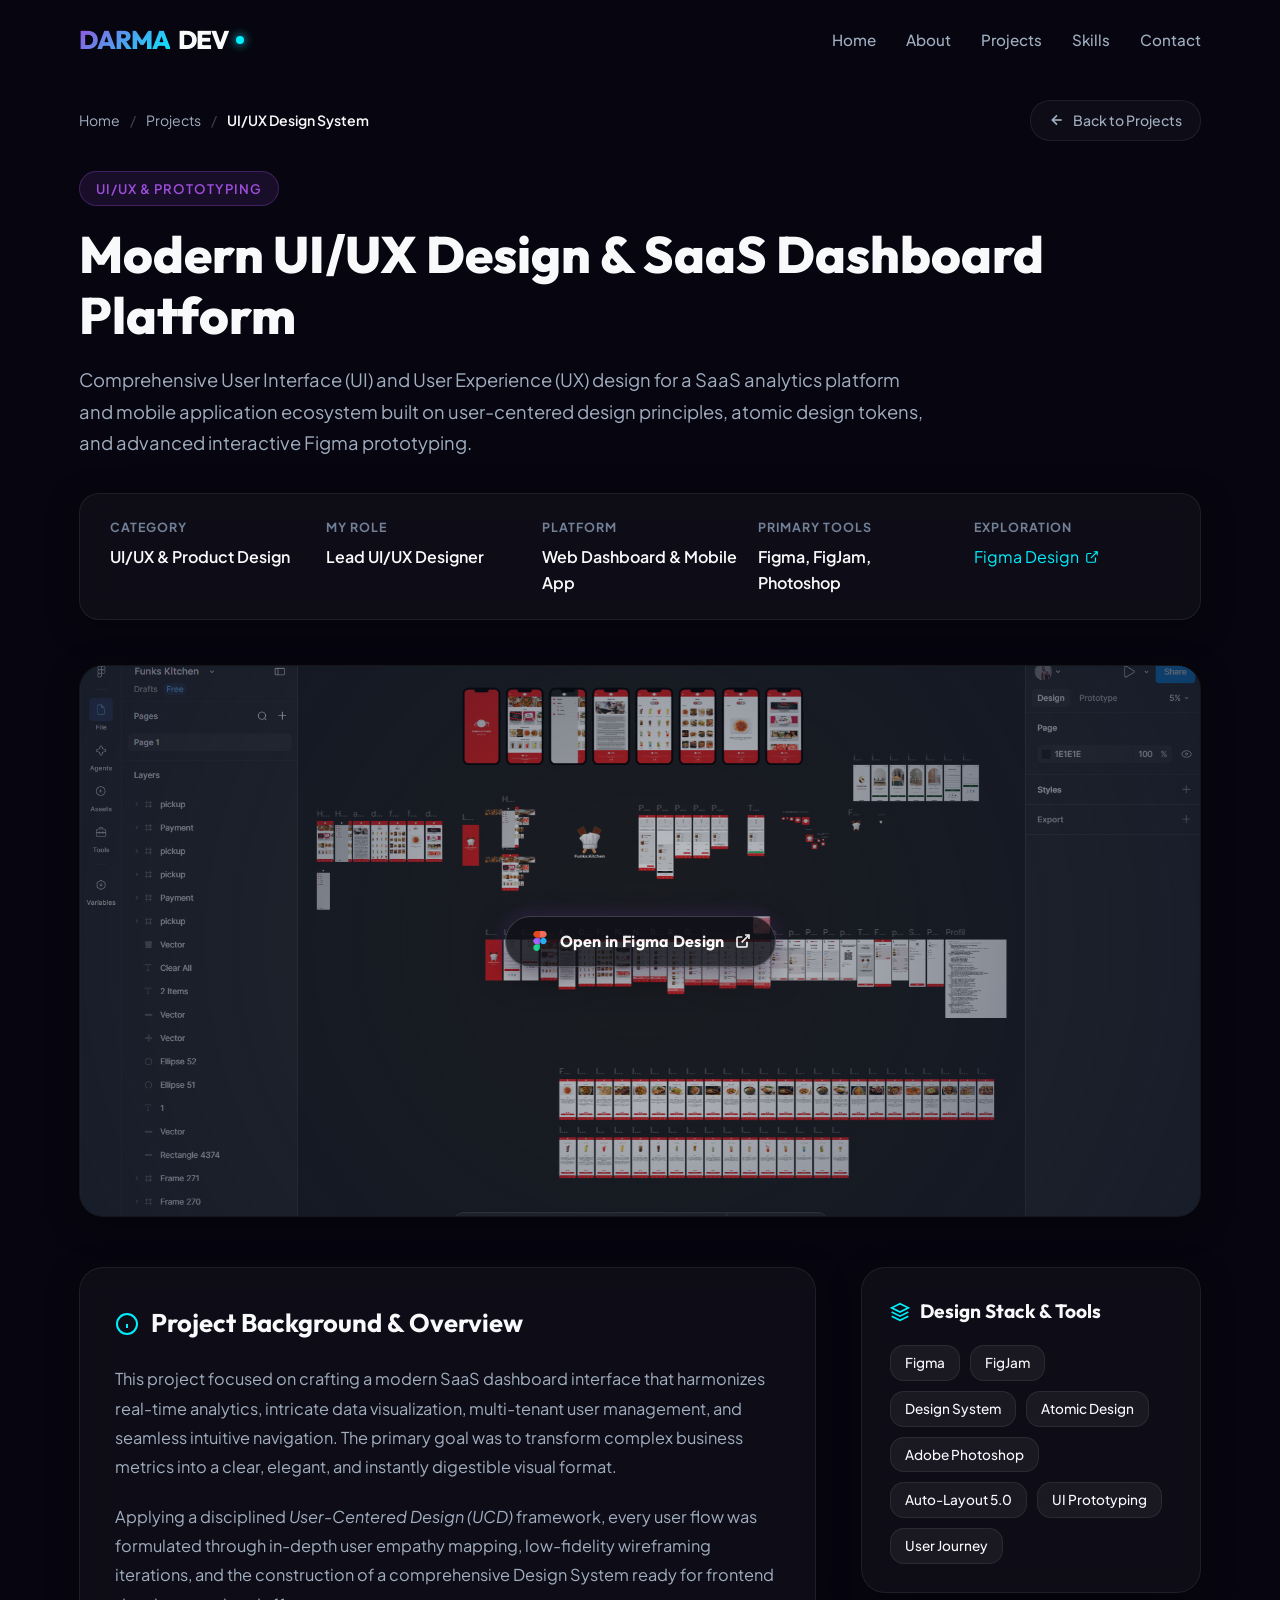
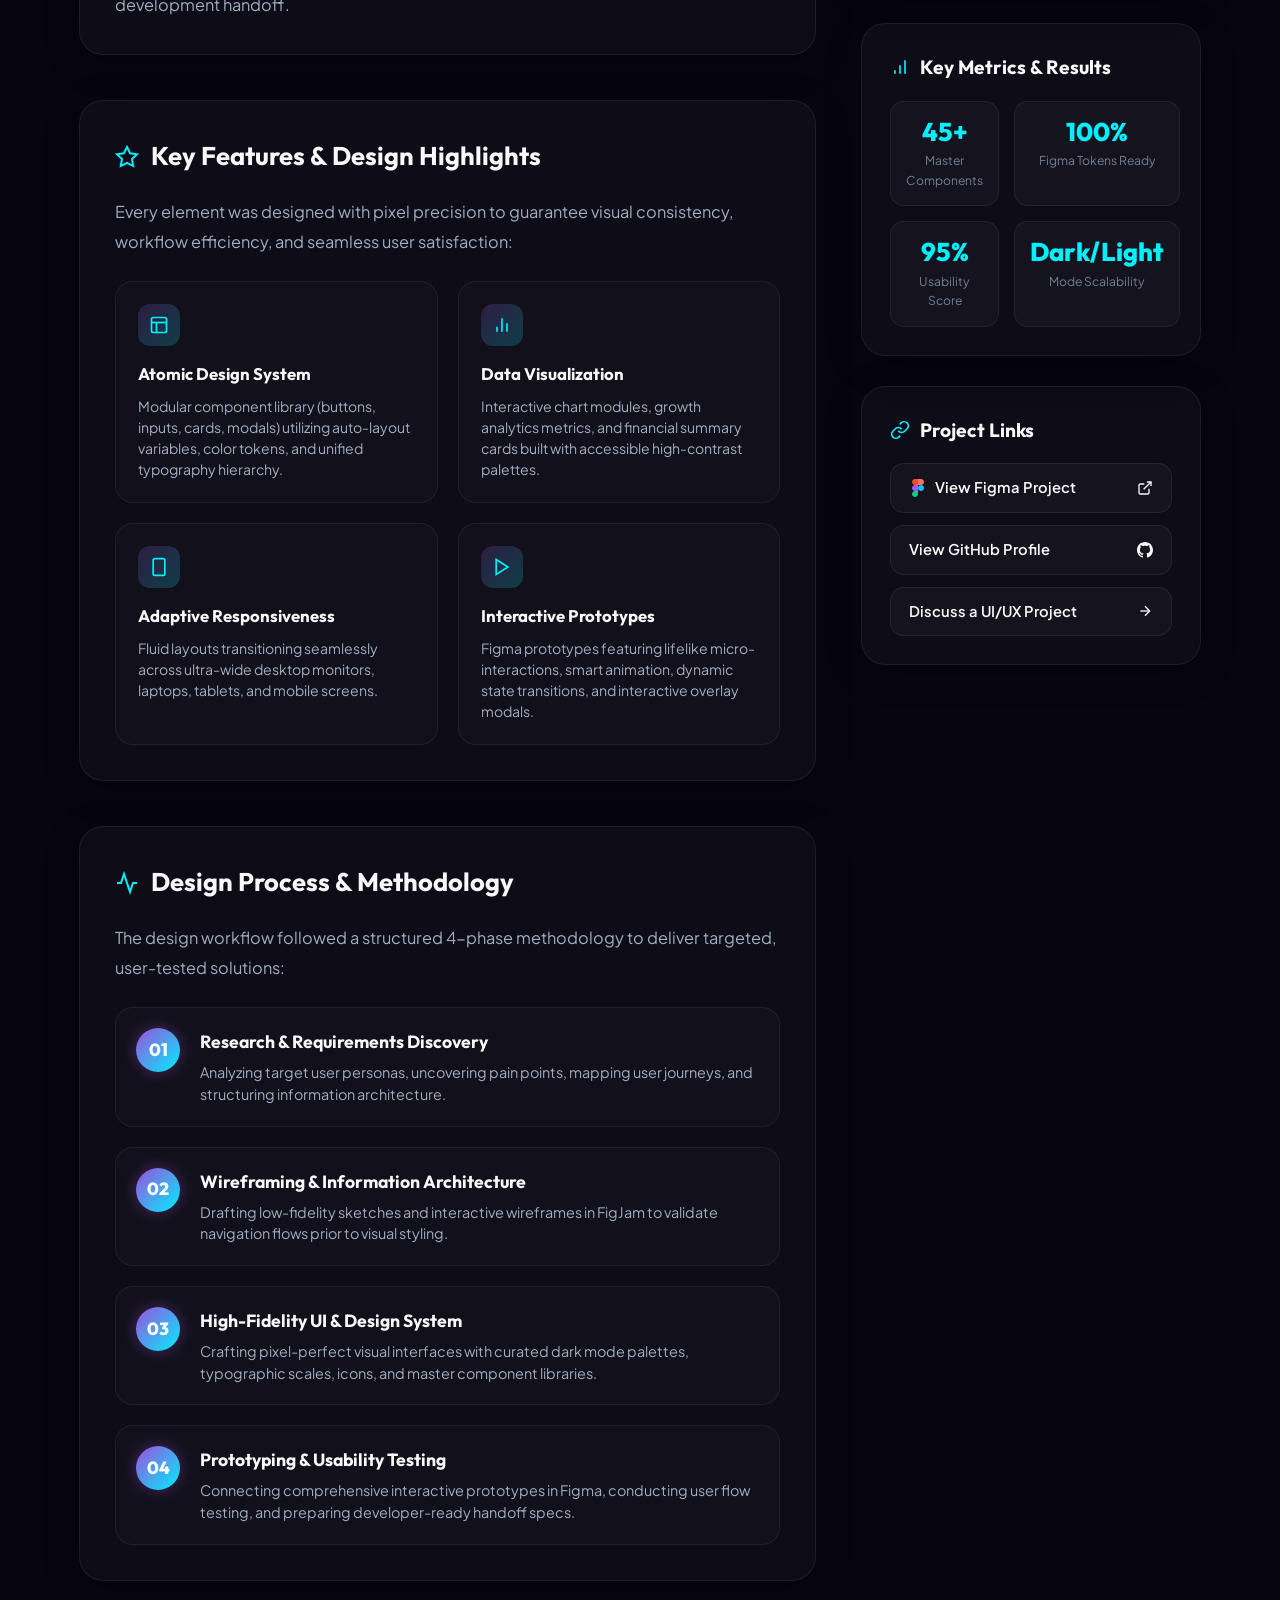
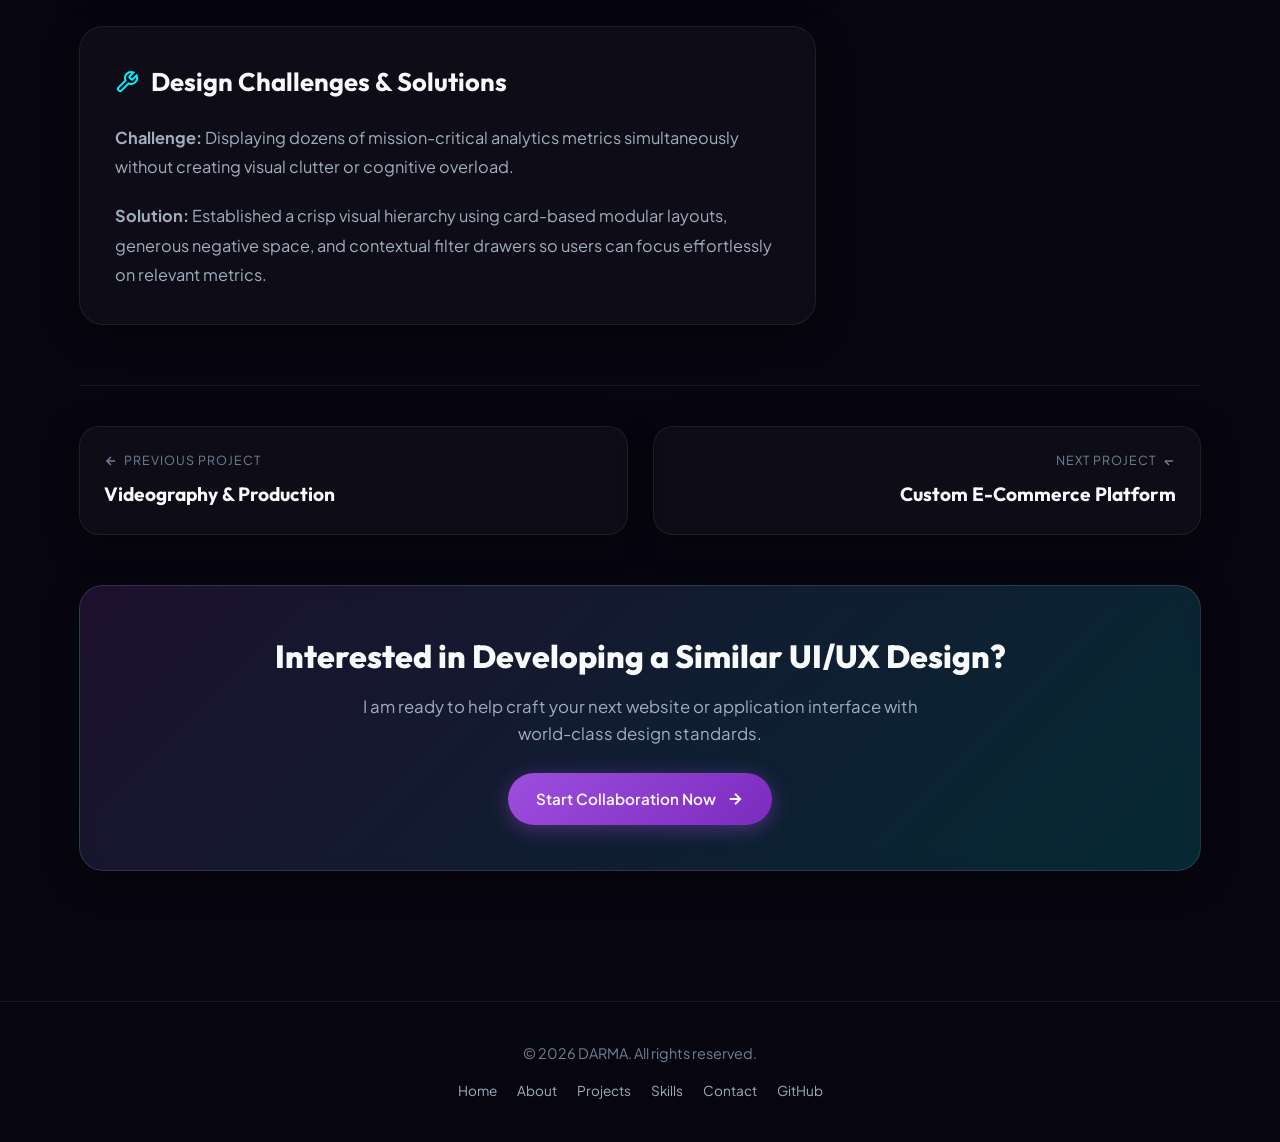
<file: project-uiux.html>
<!DOCTYPE html>
<html lang="en">

<head>
  <meta charset="UTF-8">
  <meta name="viewport" content="width=device-width, initial-scale=1.0">
  <title>UI/UX Design & SaaS Dashboard System | Darma Portfolio</title>
  <meta name="description"
    content="UI/UX Design project details: Modern SaaS dashboard and mobile app design with Figma, user research, wireframing, and interactive prototyping.">
  <link rel="stylesheet" href="styles.css">
</head>

<body>

  <!-- Ambient Glow Shapes -->
  <div class="ambient-glows">
    <div class="glow-1"></div>
    <div class="glow-2"></div>
    <div class="glow-3"></div>
  </div>

  <!-- Header Section -->
  <header id="header" class="scrolled">
    <div class="container">
      <a href="index.html#home" class="logo" id="nav-logo">
        <span>DARMA</span>DEV
        <div class="logo-dot"></div>
      </a>

      <div class="menu-btn" id="menu-btn" aria-label="Toggle menu" role="button">
        <span></span>
        <span></span>
        <span></span>
      </div>

      <nav id="nav-bar">
        <ul>
          <li><a href="index.html#home" class="nav-link">Home</a></li>
          <li><a href="index.html#about" class="nav-link">About</a></li>
          <li><a href="index.html#projects" class="nav-link active">Projects</a></li>
          <li><a href="index.html#skills" class="nav-link">Skills</a></li>
          <li><a href="index.html#contact" class="nav-link">Contact</a></li>
        </ul>
      </nav>
    </div>
  </header>

  <main class="project-detail-page">
    <div class="container">

      <!-- Breadcrumb & Back Button -->
      <div class="breadcrumb-wrap">
        <div class="breadcrumb">
          <a href="index.html#home">Home</a>
          <span class="breadcrumb-separator">/</span>
          <a href="index.html#projects">Projects</a>
          <span class="breadcrumb-separator">/</span>
          <span class="breadcrumb-current">UI/UX Design System</span>
        </div>
        <a href="index.html#projects" class="back-btn">
          <svg width="16" height="16" viewBox="0 0 24 24" fill="none" stroke="currentColor" stroke-width="2.5">
            <line x1="19" y1="12" x2="5" y2="12"></line>
            <polyline points="12 19 5 12 12 5"></polyline>
          </svg>
          Back to Projects
        </a>
      </div>

      <!-- Project Hero Header -->
      <div class="project-detail-hero">
        <div class="project-hero-badge">UI/UX & Prototyping</div>
        <h1 class="project-hero-title">
          Modern <span class="gradient-text">UI/UX Design</span> & SaaS Dashboard Platform
        </h1>
        <p class="project-hero-subtitle">
          Comprehensive User Interface (UI) and User Experience (UX) design for a SaaS analytics platform and mobile application ecosystem built on user-centered design principles, atomic design tokens, and advanced interactive Figma prototyping.
        </p>

        <!-- Project Meta Bar -->
        <div class="glass-card project-meta-grid">
          <div class="project-meta-item">
            <h5>Category</h5>
            <p>UI/UX & Product Design</p>
          </div>
          <div class="project-meta-item">
            <h5>My Role</h5>
            <p>Lead UI/UX Designer</p>
          </div>
          <div class="project-meta-item">
            <h5>Platform</h5>
            <p>Web Dashboard & Mobile App</p>
          </div>
          <div class="project-meta-item">
            <h5>Primary Tools</h5>
            <p>Figma, FigJam, Photoshop</p>
          </div>
          <div class="project-meta-item">
            <h5>Exploration</h5>
            <a href="https://www.figma.com/design/StyI8Sf6mhCGMhZogZWL5e/Funks-Kitchen?node-id=1-3879&t=8y83KnAxeAFoQ8iL-0" target="_blank" rel="noopener noreferrer">
              Figma Design
              <svg width="14" height="14" viewBox="0 0 24 24" fill="none" stroke="currentColor" stroke-width="2">
                <path d="M18 13v6a2 2 0 0 1-2 2H5a2 2 0 0 1-2-2V8a2 2 0 0 1 2-2h6"></path>
                <polyline points="15 3 21 3 21 9"></polyline>
                <line x1="10" y1="14" x2="21" y2="3"></line>
              </svg>
            </a>
          </div>
        </div>

        <!-- Hero Showcase Image (Clickable to Figma) -->
        <div class="project-hero-img-box">
          <a href="https://www.figma.com/design/StyI8Sf6mhCGMhZogZWL5e/Funks-Kitchen?node-id=1-3879&t=8y83KnAxeAFoQ8iL-0" target="_blank" rel="noopener noreferrer" class="figma-hero-link" title="Open Funks Kitchen on Figma">
            <img src="assets/project_saas.png" alt="Funks Kitchen UI/UX Design System Showcase">
            <div class="figma-hero-overlay">
              <div class="figma-hero-badge">
                <svg width="20" height="20" viewBox="0 0 24 24" fill="none">
                  <path d="M8 24c2.208 0 4-1.792 4-4v-4H8c-2.208 0-4 1.792-4 4s1.792 4 4 4z" fill="#0ACF83"/>
                  <path d="M4 12c0-2.208 1.792-4 4-4h4v8H8c-2.208 0-4-1.792-4-4z" fill="#A259FF"/>
                  <path d="M4 4c0-2.208 1.792-4 4-4h4v8H8C5.792 8 4 6.208 4 4z" fill="#F24E1E"/>
                  <path d="M12 0h4c2.208 0 4 1.792 4 4s-1.792 4-4 4h-4V0z" fill="#FF7262"/>
                  <path d="M20 12c0 2.208-1.792 4-4 4s-4-1.792-4-4 1.792-4 4-4 4 1.792 4 4z" fill="#1ABCFE"/>
                </svg>
                <span>Open in Figma Design</span>
                <svg width="16" height="16" viewBox="0 0 24 24" fill="none" stroke="currentColor" stroke-width="2.5">
                  <path d="M18 13v6a2 2 0 0 1-2 2H5a2 2 0 0 1-2-2V8a2 2 0 0 1 2-2h6"></path>
                  <polyline points="15 3 21 3 21 9"></polyline>
                  <line x1="10" y1="14" x2="21" y2="3"></line>
                </svg>
              </div>
            </div>
          </a>
        </div>
      </div>

      <!-- Main Content Layout -->
      <div class="project-detail-layout">

        <!-- Left Main Content Column -->
        <div class="project-main-content">

          <!-- Section 1: Project Overview -->
          <div class="glass-card detail-section-block">
            <h3>
              <svg width="24" height="24" viewBox="0 0 24 24" fill="none" stroke="currentColor" stroke-width="2">
                <circle cx="12" cy="12" r="10"></circle>
                <line x1="12" y1="16" x2="12" y2="12"></line>
                <line x1="12" y1="8" x2="12.01" y2="8"></line>
              </svg>
              Project Background & Overview
            </h3>
            <p>
              This project focused on crafting a modern SaaS dashboard interface that harmonizes real-time analytics, intricate data visualization, multi-tenant user management, and seamless intuitive navigation. The primary goal was to transform complex business metrics into a clear, elegant, and instantly digestible visual format.
            </p>
            <p>
              Applying a disciplined <em>User-Centered Design (UCD)</em> framework, every user flow was formulated through in-depth user empathy mapping, low-fidelity wireframing iterations, and the construction of a comprehensive Design System ready for frontend development handoff.
            </p>
          </div>

          <!-- Section 2: Key Features & Highlights -->
          <div class="glass-card detail-section-block">
            <h3>
              <svg width="24" height="24" viewBox="0 0 24 24" fill="none" stroke="currentColor" stroke-width="2">
                <polygon points="12 2 15.09 8.26 22 9.27 17 14.14 18.18 21.02 12 17.77 5.82 21.02 7 14.14 2 9.27 8.91 8.26 12 2"></polygon>
              </svg>
              Key Features & Design Highlights
            </h3>
            <p>
              Every element was designed with pixel precision to guarantee visual consistency, workflow efficiency, and seamless user satisfaction:
            </p>

            <div class="detail-feature-grid">
              <div class="detail-feature-card">
                <div class="detail-feature-icon">
                  <svg width="20" height="20" viewBox="0 0 24 24" fill="none" stroke="currentColor" stroke-width="2">
                    <rect x="3" y="3" width="18" height="18" rx="2" ry="2"></rect>
                    <line x1="3" y1="9" x2="21" y2="9"></line>
                    <line x1="9" y1="21" x2="9" y2="9"></line>
                  </svg>
                </div>
                <h4>Atomic Design System</h4>
                <p>Modular component library (buttons, inputs, cards, modals) utilizing auto-layout variables, color tokens, and unified typography hierarchy.</p>
              </div>

              <div class="detail-feature-card">
                <div class="detail-feature-icon">
                  <svg width="20" height="20" viewBox="0 0 24 24" fill="none" stroke="currentColor" stroke-width="2">
                    <line x1="18" y1="20" x2="18" y2="10"></line>
                    <line x1="12" y1="20" x2="12" y2="4"></line>
                    <line x1="6" y1="20" x2="6" y2="14"></line>
                  </svg>
                </div>
                <h4>Data Visualization</h4>
                <p>Interactive chart modules, growth analytics metrics, and financial summary cards built with accessible high-contrast palettes.</p>
              </div>

              <div class="detail-feature-card">
                <div class="detail-feature-icon">
                  <svg width="20" height="20" viewBox="0 0 24 24" fill="none" stroke="currentColor" stroke-width="2">
                    <rect x="5" y="2" width="14" height="20" rx="2" ry="2"></rect>
                    <line x1="12" y1="18" x2="12.01" y2="18"></line>
                  </svg>
                </div>
                <h4>Adaptive Responsiveness</h4>
                <p>Fluid layouts transitioning seamlessly across ultra-wide desktop monitors, laptops, tablets, and mobile screens.</p>
              </div>

              <div class="detail-feature-card">
                <div class="detail-feature-icon">
                  <svg width="20" height="20" viewBox="0 0 24 24" fill="none" stroke="currentColor" stroke-width="2">
                    <polygon points="5 3 19 12 5 21 5 3"></polygon>
                  </svg>
                </div>
                <h4>Interactive Prototypes</h4>
                <p>Figma prototypes featuring lifelike micro-interactions, smart animation, dynamic state transitions, and interactive overlay modals.</p>
              </div>
            </div>
          </div>

          <!-- Section 3: Process & Methodology -->
          <div class="glass-card detail-section-block">
            <h3>
              <svg width="24" height="24" viewBox="0 0 24 24" fill="none" stroke="currentColor" stroke-width="2">
                <polyline points="22 12 18 12 15 21 9 3 6 12 2 12"></polyline>
              </svg>
              Design Process & Methodology
            </h3>
            <p>
              The design workflow followed a structured 4-phase methodology to deliver targeted, user-tested solutions:
            </p>

            <div class="process-timeline">
              <div class="process-step-card">
                <div class="process-step-num">01</div>
                <div class="process-step-body">
                  <h4>Research & Requirements Discovery</h4>
                  <p>Analyzing target user personas, uncovering pain points, mapping user journeys, and structuring information architecture.</p>
                </div>
              </div>

              <div class="process-step-card">
                <div class="process-step-num">02</div>
                <div class="process-step-body">
                  <h4>Wireframing & Information Architecture</h4>
                  <p>Drafting low-fidelity sketches and interactive wireframes in FigJam to validate navigation flows prior to visual styling.</p>
                </div>
              </div>

              <div class="process-step-card">
                <div class="process-step-num">03</div>
                <div class="process-step-body">
                  <h4>High-Fidelity UI & Design System</h4>
                  <p>Crafting pixel-perfect visual interfaces with curated dark mode palettes, typographic scales, icons, and master component libraries.</p>
                </div>
              </div>

              <div class="process-step-card">
                <div class="process-step-num">04</div>
                <div class="process-step-body">
                  <h4>Prototyping & Usability Testing</h4>
                  <p>Connecting comprehensive interactive prototypes in Figma, conducting user flow testing, and preparing developer-ready handoff specs.</p>
                </div>
              </div>
            </div>
          </div>

          <!-- Section 4: Challenges & Solutions -->
          <div class="glass-card detail-section-block">
            <h3>
              <svg width="24" height="24" viewBox="0 0 24 24" fill="none" stroke="currentColor" stroke-width="2">
                <path d="M14.7 6.3a1 1 0 0 0 0 1.4l1.6 1.6a1 1 0 0 0 1.4 0l3.77-3.77a6 6 0 0 1-7.94 7.94l-6.91 6.91a2.12 2.12 0 0 1-3-3l6.91-6.91a6 6 0 0 1 7.94-7.94l-3.76 3.76z"></path>
              </svg>
              Design Challenges & Solutions
            </h3>
            <p>
              <strong>Challenge:</strong> Displaying dozens of mission-critical analytics metrics simultaneously without creating visual clutter or cognitive overload.
            </p>
            <p>
              <strong>Solution:</strong> Established a crisp visual hierarchy using card-based modular layouts, generous negative space, and contextual filter drawers so users can focus effortlessly on relevant metrics.
            </p>
          </div>

        </div>

        <!-- Right Sidebar Column -->
        <div class="project-sidebar">

          <!-- Tech Stack Box -->
          <div class="glass-card sidebar-card">
            <h4>
              <svg width="20" height="20" viewBox="0 0 24 24" fill="none" stroke="currentColor" stroke-width="2">
                <path d="M12 2L2 7l10 5 10-5-10-5z"></path>
                <path d="M2 17l10 5 10-5"></path>
                <path d="M2 12l10 5 10-5"></path>
              </svg>
              Design Stack & Tools
            </h4>
            <div class="tech-badges-wrap">
              <span class="tech-badge-item">Figma</span>
              <span class="tech-badge-item">FigJam</span>
              <span class="tech-badge-item">Design System</span>
              <span class="tech-badge-item">Atomic Design</span>
              <span class="tech-badge-item">Adobe Photoshop</span>
              <span class="tech-badge-item">Auto-Layout 5.0</span>
              <span class="tech-badge-item">UI Prototyping</span>
              <span class="tech-badge-item">User Journey</span>
            </div>
          </div>

          <!-- Impact Metrics -->
          <div class="glass-card sidebar-card">
            <h4>
              <svg width="20" height="20" viewBox="0 0 24 24" fill="none" stroke="currentColor" stroke-width="2">
                <line x1="12" y1="20" x2="12" y2="10"></line>
                <line x1="18" y1="20" x2="18" y2="4"></line>
                <line x1="6" y1="20" x2="6" y2="16"></line>
              </svg>
              Key Metrics & Results
            </h4>
            <div class="metrics-grid">
              <div class="metric-item">
                <div class="metric-number">45+</div>
                <div class="metric-label">Master Components</div>
              </div>
              <div class="metric-item">
                <div class="metric-number">100%</div>
                <div class="metric-label">Figma Tokens Ready</div>
              </div>
              <div class="metric-item">
                <div class="metric-number">95%</div>
                <div class="metric-label">Usability Score</div>
              </div>
              <div class="metric-item">
                <div class="metric-number">Dark/Light</div>
                <div class="metric-label">Mode Scalability</div>
              </div>
            </div>
          </div>

          <!-- Quick Actions & Links -->
          <div class="glass-card sidebar-card">
            <h4>
              <svg width="20" height="20" viewBox="0 0 24 24" fill="none" stroke="currentColor" stroke-width="2">
                <path d="M10 13a5 5 0 0 0 7.54.54l3-3a5 5 0 0 0-7.07-7.07l-1.72 1.71"></path>
                <path d="M14 11a5 5 0 0 0-7.54-.54l-3 3a5 5 0 0 0 7.07 7.07l1.71-1.71"></path>
              </svg>
              Project Links
            </h4>
            <div class="sidebar-links">
              <a href="https://www.figma.com/design/StyI8Sf6mhCGMhZogZWL5e/Funks-Kitchen?node-id=1-3879&t=8y83KnAxeAFoQ8iL-0" target="_blank" rel="noopener noreferrer" class="sidebar-link-btn btn-figma">
                <span style="display: flex; align-items: center; gap: 8px;">
                  <svg width="18" height="18" viewBox="0 0 24 24" fill="none">
                    <path d="M8 24c2.208 0 4-1.792 4-4v-4H8c-2.208 0-4 1.792-4 4s1.792 4 4 4z" fill="#0ACF83"/>
                    <path d="M4 12c0-2.208 1.792-4 4-4h4v8H8c-2.208 0-4-1.792-4-4z" fill="#A259FF"/>
                    <path d="M4 4c0-2.208 1.792-4 4-4h4v8H8C5.792 8 4 6.208 4 4z" fill="#F24E1E"/>
                    <path d="M12 0h4c2.208 0 4 1.792 4 4s-1.792 4-4 4h-4V0z" fill="#FF7262"/>
                    <path d="M20 12c0 2.208-1.792 4-4 4s-4-1.792-4-4 1.792-4 4-4 4 1.792 4 4z" fill="#1ABCFE"/>
                  </svg>
                  View Figma Project
                </span>
                <svg width="16" height="16" viewBox="0 0 24 24" fill="none" stroke="currentColor" stroke-width="2">
                  <path d="M18 13v6a2 2 0 0 1-2 2H5a2 2 0 0 1-2-2V8a2 2 0 0 1 2-2h6"></path>
                  <polyline points="15 3 21 3 21 9"></polyline>
                  <line x1="10" y1="14" x2="21" y2="3"></line>
                </svg>
              </a>
              <a href="https://github.com/Darma-kze" target="_blank" rel="noopener noreferrer" class="sidebar-link-btn btn-github">
                <span>View GitHub Profile</span>
                <svg width="16" height="16" fill="currentColor" viewBox="0 0 24 24">
                  <path d="M12 0c-6.626 0-12 5.373-12 12 0 5.302 3.438 9.8 8.207 11.387.599.111.793-.261.793-.577v-2.234c-3.338.726-4.033-1.416-4.033-1.416-.546-1.387-1.333-1.756-1.333-1.756-1.089-.745.083-.729.083-.729 1.205.084 1.839 1.237 1.839 1.237 1.07 1.834 2.807 1.304 3.492.997.107-.775.418-1.305.762-1.604-2.665-.305-5.467-1.334-5.467-5.931 0-1.311.469-2.381 1.236-3.221-.124-.303-.535-1.524.117-3.176 0 0 1.008-.322 3.301 1.23.957-.266 1.983-.399 3.003-.404 1.02.005 2.047.138 3.006.404 2.291-1.552 3.297-1.23 3.297-1.23.653 1.653.242 2.874.118 3.176.77.84 1.235 1.911 1.235 3.221 0 4.609-2.807 5.624-5.479 5.921.43.372.823 1.102.823 2.222v3.293c0 .319.192.694.801.576 4.765-1.589 8.199-6.086 8.199-11.386 0-6.627-5.373-12-12-12z" />
                </svg>
              </a>
              <a href="index.html#contact" class="sidebar-link-btn">
                <span>Discuss a UI/UX Project</span>
                <svg width="16" height="16" viewBox="0 0 24 24" fill="none" stroke="currentColor" stroke-width="2">
                  <line x1="5" y1="12" x2="19" y2="12"></line>
                  <polyline points="12 5 19 12 12 19"></polyline>
                </svg>
              </a>
            </div>
          </div>

        </div>

      </div>

      <!-- Pagination Navigation (Prev & Next Project) -->
      <div class="project-pagination-wrap">
        <a href="project-videography.html" class="glass-card pagination-btn-card">
          <span class="pagination-label">
            <svg width="14" height="14" viewBox="0 0 24 24" fill="none" stroke="currentColor" stroke-width="2.5">
              <line x1="19" y1="12" x2="5" y2="12"></line>
              <polyline points="12 19 5 12 12 5"></polyline>
            </svg>
            Previous Project
          </span>
          <span class="pagination-title">Videography & Production</span>
        </a>

        <a href="project-ecommerce.html" class="glass-card pagination-btn-card next">
          <span class="pagination-label">
            Next Project
            <svg width="14" height="14" viewBox="0 0 24 24" fill="none" stroke="currentColor" stroke-width="2.5">
              <line x1="5" y1="12" x2="19" y2="12"></line>
              <polyline points="12 19 5 12 12 19"></polyline>
            </svg>
          </span>
          <span class="pagination-title">Custom E-Commerce Platform</span>
        </a>
      </div>

      <!-- Bottom CTA Banner -->
      <div class="glass-card project-detail-cta">
        <h3>Interested in Developing a Similar UI/UX Design?</h3>
        <p>I am ready to help craft your next website or application interface with world-class design standards.</p>
        <a href="index.html#contact" class="btn btn-primary" style="display: inline-flex;">
          Start Collaboration Now
          <svg width="18" height="18" viewBox="0 0 24 24" fill="none" stroke="currentColor" stroke-width="2.5">
            <line x1="5" y1="12" x2="19" y2="12"></line>
            <polyline points="12 5 19 12 12 19"></polyline>
          </svg>
        </a>
      </div>

    </div>
  </main>

  <!-- Footer Section -->
  <footer>
    <div class="container">
      <p>&copy; 2026 DARMA. All rights reserved.</p>
      <div class="footer-links">
        <a href="index.html#home">Home</a>
        <a href="index.html#about">About</a>
        <a href="index.html#projects">Projects</a>
        <a href="index.html#skills">Skills</a>
        <a href="index.html#contact">Contact</a>
        <a href="https://github.com/Darma-kze" target="_blank" rel="noopener noreferrer">GitHub</a>
      </div>
    </div>
  </footer>

  <script src="script.js"></script>
</body>

</html>
</file>
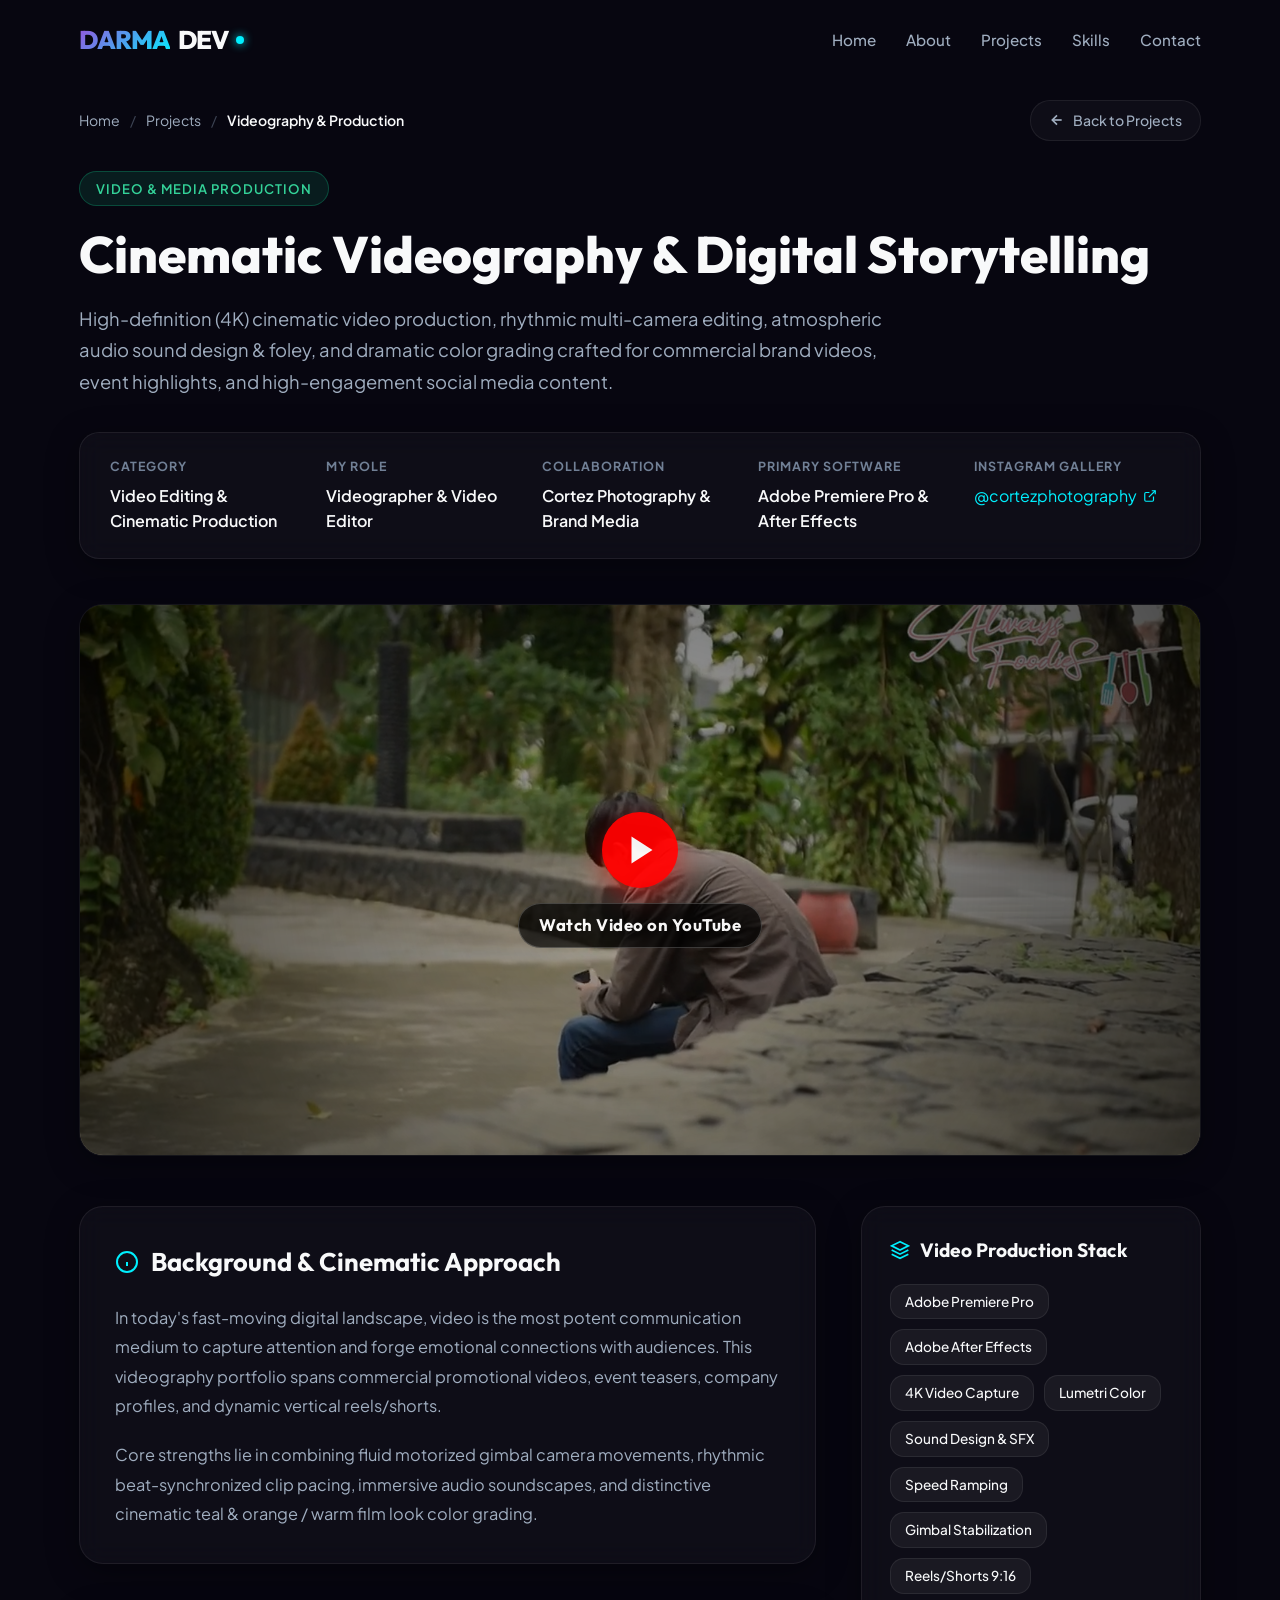
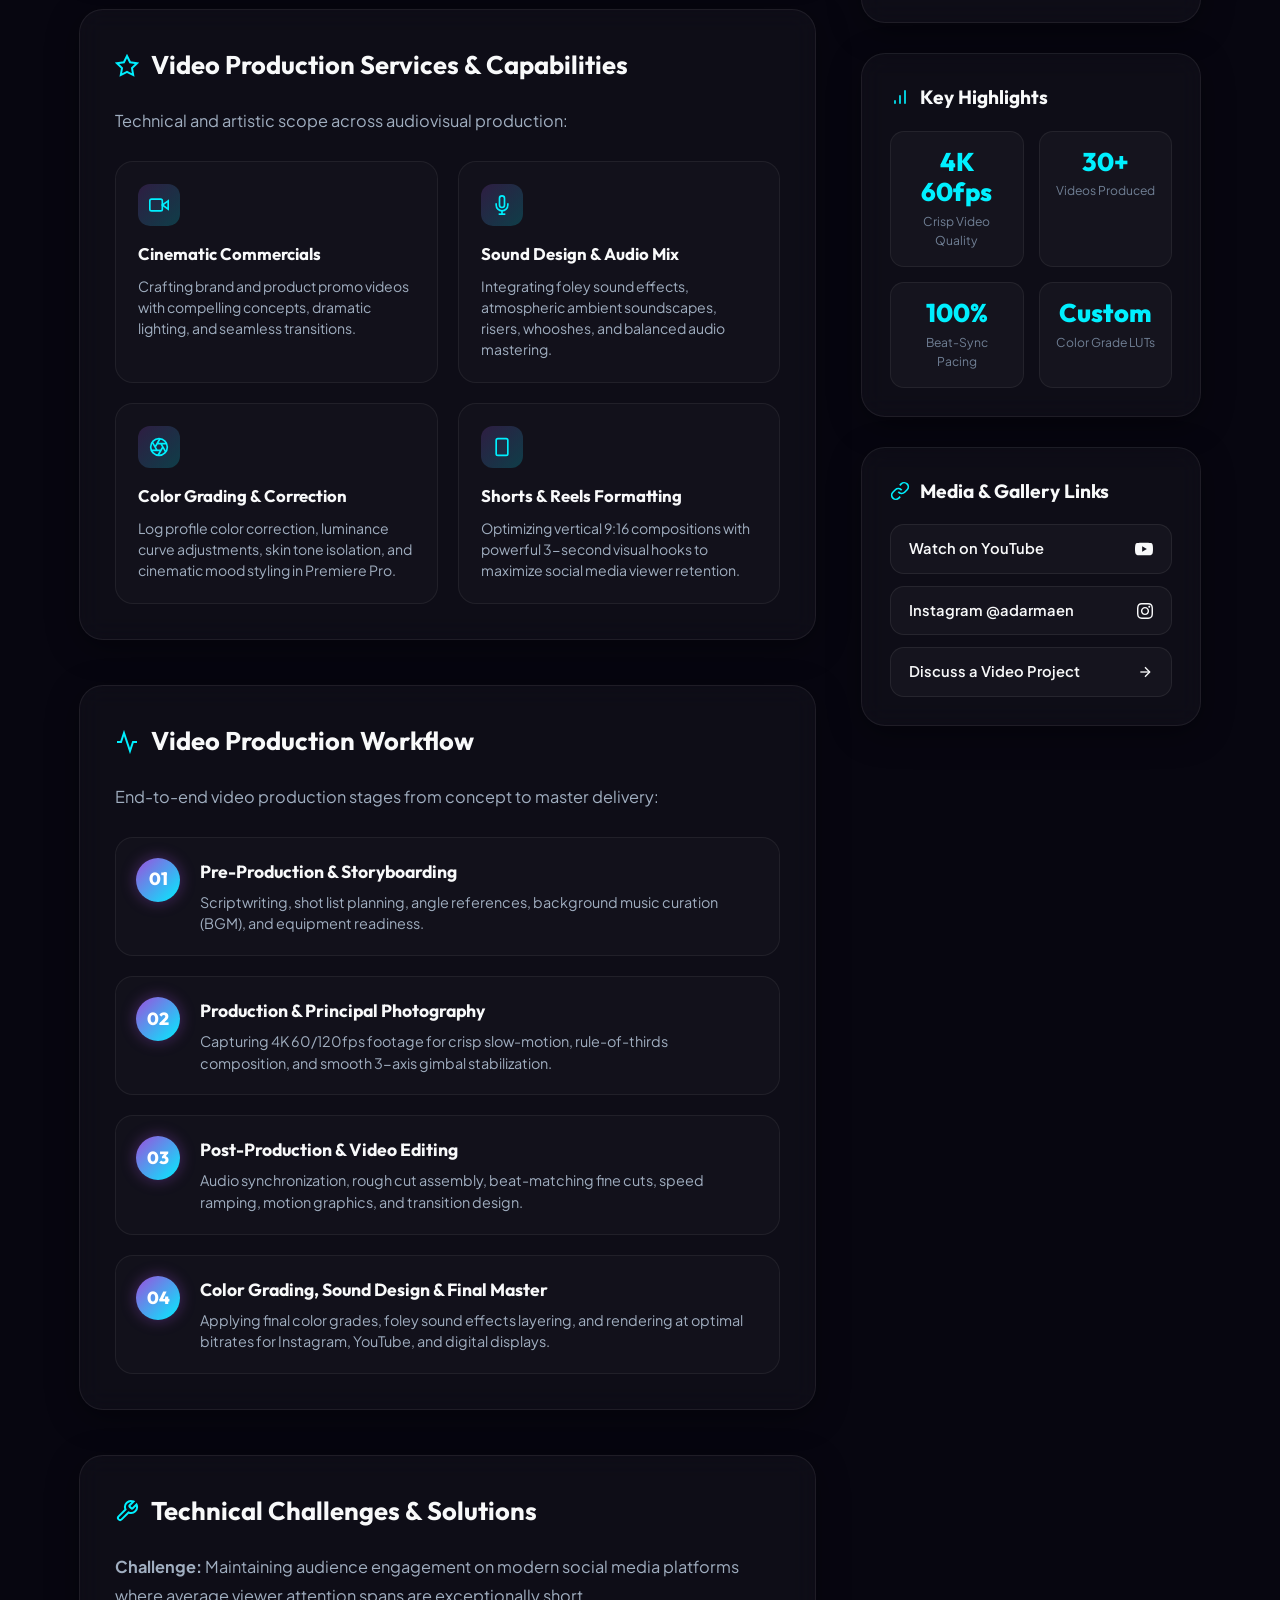
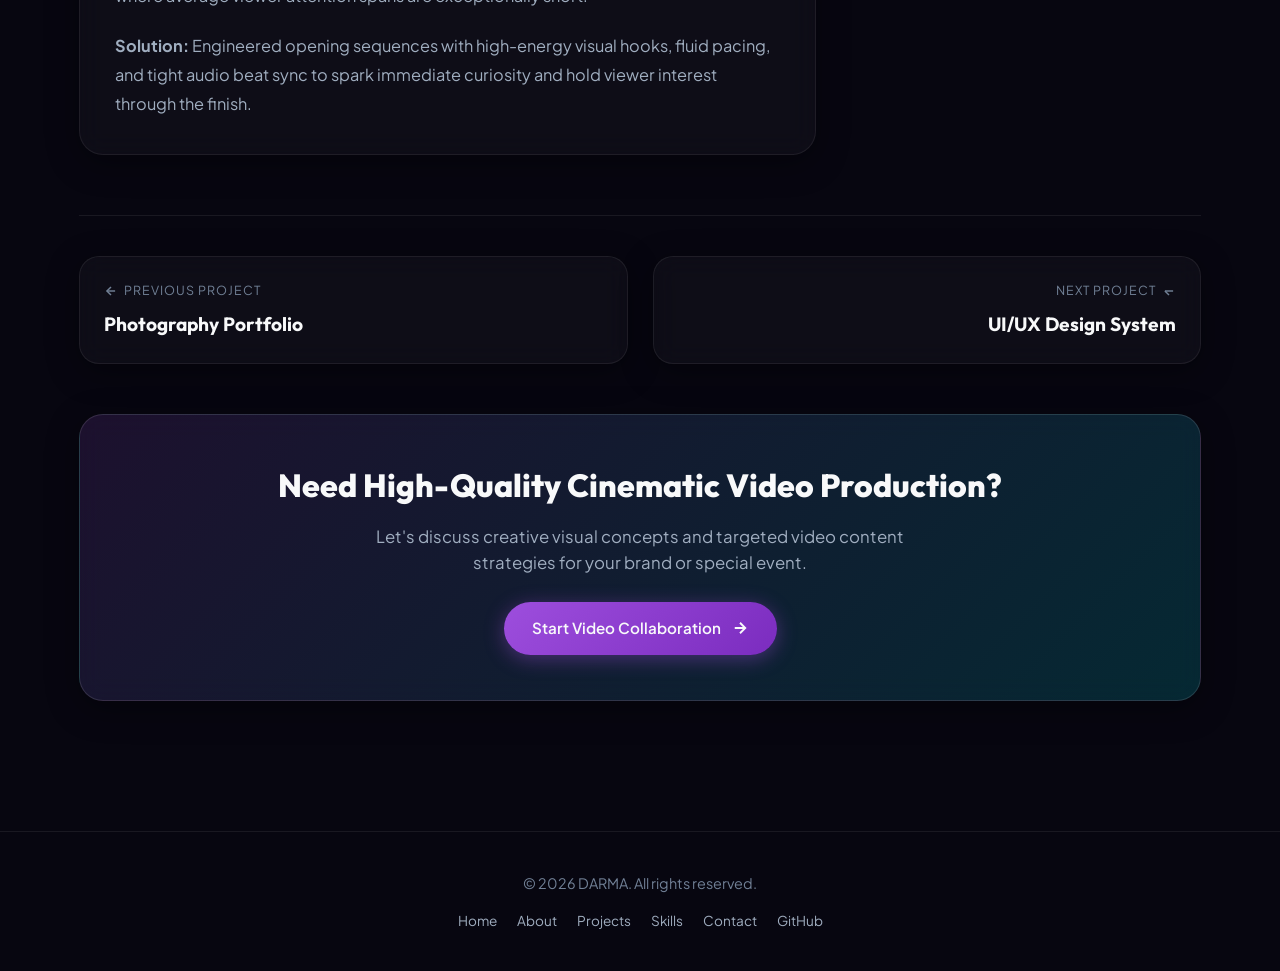
<file: project-videography.html>
<!DOCTYPE html>
<html lang="en">

<head>
  <meta charset="UTF-8">
  <meta name="viewport" content="width=device-width, initial-scale=1.0">
  <title>Videography & Cinematic Production | Darma Portfolio</title>
  <meta name="description"
    content="Videography & Production portfolio details: Cinematic video production, dynamic Premiere Pro editing, sound design, and visual storytelling for digital media.">
  <link rel="stylesheet" href="styles.css">
</head>

<body>

  <!-- Ambient Glow Shapes -->
  <div class="ambient-glows">
    <div class="glow-1"></div>
    <div class="glow-2"></div>
    <div class="glow-3"></div>
  </div>

  <!-- Header Section -->
  <header id="header" class="scrolled">
    <div class="container">
      <a href="index.html#home" class="logo" id="nav-logo">
        <span>DARMA</span>DEV
        <div class="logo-dot"></div>
      </a>

      <div class="menu-btn" id="menu-btn" aria-label="Toggle menu" role="button">
        <span></span>
        <span></span>
        <span></span>
      </div>

      <nav id="nav-bar">
        <ul>
          <li><a href="index.html#home" class="nav-link">Home</a></li>
          <li><a href="index.html#about" class="nav-link">About</a></li>
          <li><a href="index.html#projects" class="nav-link active">Projects</a></li>
          <li><a href="index.html#skills" class="nav-link">Skills</a></li>
          <li><a href="index.html#contact" class="nav-link">Contact</a></li>
        </ul>
      </nav>
    </div>
  </header>

  <main class="project-detail-page">
    <div class="container">

      <!-- Breadcrumb & Back Button -->
      <div class="breadcrumb-wrap">
        <div class="breadcrumb">
          <a href="index.html#home">Home</a>
          <span class="breadcrumb-separator">/</span>
          <a href="index.html#projects">Projects</a>
          <span class="breadcrumb-separator">/</span>
          <span class="breadcrumb-current">Videography & Production</span>
        </div>
        <a href="index.html#projects" class="back-btn">
          <svg width="16" height="16" viewBox="0 0 24 24" fill="none" stroke="currentColor" stroke-width="2.5">
            <line x1="19" y1="12" x2="5" y2="12"></line>
            <polyline points="12 19 5 12 12 5"></polyline>
          </svg>
          Back to Projects
        </a>
      </div>

      <!-- Project Hero Header -->
      <div class="project-detail-hero">
        <div class="project-hero-badge badge-video">Video & Media Production</div>
        <h1 class="project-hero-title">
          Cinematic <span class="gradient-text">Videography</span> & Digital Storytelling
        </h1>
        <p class="project-hero-subtitle">
          High-definition (4K) cinematic video production, rhythmic multi-camera editing, atmospheric audio sound design & foley, and dramatic color grading crafted for commercial brand videos, event highlights, and high-engagement social media content.
        </p>

        <!-- Project Meta Bar -->
        <div class="glass-card project-meta-grid">
          <div class="project-meta-item">
            <h5>Category</h5>
            <p>Video Editing & Cinematic Production</p>
          </div>
          <div class="project-meta-item">
            <h5>My Role</h5>
            <p>Videographer & Video Editor</p>
          </div>
          <div class="project-meta-item">
            <h5>Collaboration</h5>
            <p>Cortez Photography & Brand Media</p>
          </div>
          <div class="project-meta-item">
            <h5>Primary Software</h5>
            <p>Adobe Premiere Pro & After Effects</p>
          </div>
          <div class="project-meta-item">
            <h5>Instagram Gallery</h5>
            <a href="https://www.instagram.com/cortezphotography/" target="_blank" rel="noopener noreferrer">
              @cortezphotography
              <svg width="14" height="14" viewBox="0 0 24 24" fill="none" stroke="currentColor" stroke-width="2">
                <path d="M18 13v6a2 2 0 0 1-2 2H5a2 2 0 0 1-2-2V8a2 2 0 0 1 2-2h6"></path>
                <polyline points="15 3 21 3 21 9"></polyline>
                <line x1="10" y1="14" x2="21" y2="3"></line>
              </svg>
            </a>
          </div>
        </div>

        <!-- Hero Showcase Image (Clickable to YouTube) -->
        <div class="project-hero-img-box video-play-link-box">
          <a href="https://youtu.be/zc7uY5eW7BQ?si=MCuG8c4JSVhTbZS6" target="_blank" rel="noopener noreferrer" class="video-hero-link" title="Watch Video on YouTube">
            <img src="assets/project_video.png" alt="Cinematic Videography & Production Showcase">
            <div class="video-play-overlay">
              <div class="video-play-btn-pulse">
                <svg width="36" height="36" viewBox="0 0 24 24" fill="currentColor">
                  <polygon points="5 3 19 12 5 21 5 3"></polygon>
                </svg>
              </div>
              <span class="video-play-text">Watch Video on YouTube</span>
            </div>
          </a>
        </div>
      </div>

      <!-- Main Content Layout -->
      <div class="project-detail-layout">

        <!-- Left Main Content Column -->
        <div class="project-main-content">

          <!-- Section 1: Project Overview -->
          <div class="glass-card detail-section-block">
            <h3>
              <svg width="24" height="24" viewBox="0 0 24 24" fill="none" stroke="currentColor" stroke-width="2">
                <circle cx="12" cy="12" r="10"></circle>
                <line x1="12" y1="16" x2="12" y2="12"></line>
                <line x1="12" y1="8" x2="12.01" y2="8"></line>
              </svg>
              Background & Cinematic Approach
            </h3>
            <p>
              In today's fast-moving digital landscape, video is the most potent communication medium to capture attention and forge emotional connections with audiences. This videography portfolio spans commercial promotional videos, event teasers, company profiles, and dynamic vertical reels/shorts.
            </p>
            <p>
              Core strengths lie in combining fluid motorized gimbal camera movements, rhythmic beat-synchronized clip pacing, immersive audio soundscapes, and distinctive cinematic teal & orange / warm film look color grading.
            </p>
          </div>

          <!-- Section 2: Key Capabilities & Services -->
          <div class="glass-card detail-section-block">
            <h3>
              <svg width="24" height="24" viewBox="0 0 24 24" fill="none" stroke="currentColor" stroke-width="2">
                <polygon points="12 2 15.09 8.26 22 9.27 17 14.14 18.18 21.02 12 17.77 5.82 21.02 7 14.14 2 9.27 8.91 8.26 12 2"></polygon>
              </svg>
              Video Production Services & Capabilities
            </h3>
            <p>
              Technical and artistic scope across audiovisual production:
            </p>

            <div class="detail-feature-grid">
              <div class="detail-feature-card">
                <div class="detail-feature-icon">
                  <svg width="20" height="20" viewBox="0 0 24 24" fill="none" stroke="currentColor" stroke-width="2">
                    <polygon points="23 7 16 12 23 17 23 7"></polygon>
                    <rect x="1" y="5" width="15" height="14" rx="2" ry="2"></rect>
                  </svg>
                </div>
                <h4>Cinematic Commercials</h4>
                <p>Crafting brand and product promo videos with compelling concepts, dramatic lighting, and seamless transitions.</p>
              </div>

              <div class="detail-feature-card">
                <div class="detail-feature-icon">
                  <svg width="20" height="20" viewBox="0 0 24 24" fill="none" stroke="currentColor" stroke-width="2">
                    <path d="M12 1a3 3 0 0 0-3 3v8a3 3 0 0 0 6 0V4a3 3 0 0 0-3-3z"></path>
                    <path d="M19 10v2a7 7 0 0 1-14 0v-2"></path>
                    <line x1="12" y1="19" x2="12" y2="23"></line>
                    <line x1="8" y1="23" x2="16" y2="23"></line>
                  </svg>
                </div>
                <h4>Sound Design & Audio Mix</h4>
                <p>Integrating foley sound effects, atmospheric ambient soundscapes, risers, whooshes, and balanced audio mastering.</p>
              </div>

              <div class="detail-feature-card">
                <div class="detail-feature-icon">
                  <svg width="20" height="20" viewBox="0 0 24 24" fill="none" stroke="currentColor" stroke-width="2">
                    <circle cx="12" cy="12" r="10"></circle>
                    <path d="M14.31 8l5.74 9.94M9.69 8h11.48M7.38 12l5.74-9.94M9.69 16L3.95 6.06M14.31 16H2.83m13.79-4l-5.74 9.94"></path>
                  </svg>
                </div>
                <h4>Color Grading & Correction</h4>
                <p>Log profile color correction, luminance curve adjustments, skin tone isolation, and cinematic mood styling in Premiere Pro.</p>
              </div>

              <div class="detail-feature-card">
                <div class="detail-feature-icon">
                  <svg width="20" height="20" viewBox="0 0 24 24" fill="none" stroke="currentColor" stroke-width="2">
                    <rect x="5" y="2" width="14" height="20" rx="2" ry="2"></rect>
                    <line x1="12" y1="18" x2="12.01" y2="18"></line>
                  </svg>
                </div>
                <h4>Shorts & Reels Formatting</h4>
                <p>Optimizing vertical 9:16 compositions with powerful 3-second visual hooks to maximize social media viewer retention.</p>
              </div>
            </div>
          </div>

          <!-- Section 3: Production Workflow -->
          <div class="glass-card detail-section-block">
            <h3>
              <svg width="24" height="24" viewBox="0 0 24 24" fill="none" stroke="currentColor" stroke-width="2">
                <polyline points="22 12 18 12 15 21 9 3 6 12 2 12"></polyline>
              </svg>
              Video Production Workflow
            </h3>
            <p>
              End-to-end video production stages from concept to master delivery:
            </p>

            <div class="process-timeline">
              <div class="process-step-card">
                <div class="process-step-num">01</div>
                <div class="process-step-body">
                  <h4>Pre-Production & Storyboarding</h4>
                  <p>Scriptwriting, shot list planning, angle references, background music curation (BGM), and equipment readiness.</p>
                </div>
              </div>

              <div class="process-step-card">
                <div class="process-step-num">02</div>
                <div class="process-step-body">
                  <h4>Production & Principal Photography</h4>
                  <p>Capturing 4K 60/120fps footage for crisp slow-motion, rule-of-thirds composition, and smooth 3-axis gimbal stabilization.</p>
                </div>
              </div>

              <div class="process-step-card">
                <div class="process-step-num">03</div>
                <div class="process-step-body">
                  <h4>Post-Production & Video Editing</h4>
                  <p>Audio synchronization, rough cut assembly, beat-matching fine cuts, speed ramping, motion graphics, and transition design.</p>
                </div>
              </div>

              <div class="process-step-card">
                <div class="process-step-num">04</div>
                <div class="process-step-body">
                  <h4>Color Grading, Sound Design & Final Master</h4>
                  <p>Applying final color grades, foley sound effects layering, and rendering at optimal bitrates for Instagram, YouTube, and digital displays.</p>
                </div>
              </div>
            </div>
          </div>

          <!-- Section 4: Technical Challenges & Solutions -->
          <div class="glass-card detail-section-block">
            <h3>
              <svg width="24" height="24" viewBox="0 0 24 24" fill="none" stroke="currentColor" stroke-width="2">
                <path d="M14.7 6.3a1 1 0 0 0 0 1.4l1.6 1.6a1 1 0 0 0 1.4 0l3.77-3.77a6 6 0 0 1-7.94 7.94l-6.91 6.91a2.12 2.12 0 0 1-3-3l6.91-6.91a6 6 0 0 1 7.94-7.94l-3.76 3.76z"></path>
              </svg>
              Technical Challenges & Solutions
            </h3>
            <p>
              <strong>Challenge:</strong> Maintaining audience engagement on modern social media platforms where average viewer attention spans are exceptionally short.
            </p>
            <p>
              <strong>Solution:</strong> Engineered opening sequences with high-energy visual hooks, fluid pacing, and tight audio beat sync to spark immediate curiosity and hold viewer interest through the finish.
            </p>
          </div>

        </div>

        <!-- Right Sidebar Column -->
        <div class="project-sidebar">

          <!-- Tech Stack Box -->
          <div class="glass-card sidebar-card">
            <h4>
              <svg width="20" height="20" viewBox="0 0 24 24" fill="none" stroke="currentColor" stroke-width="2">
                <path d="M12 2L2 7l10 5 10-5-10-5z"></path>
                <path d="M2 17l10 5 10-5"></path>
                <path d="M2 12l10 5 10-5"></path>
              </svg>
              Video Production Stack
            </h4>
            <div class="tech-badges-wrap">
              <span class="tech-badge-item">Adobe Premiere Pro</span>
              <span class="tech-badge-item">Adobe After Effects</span>
              <span class="tech-badge-item">4K Video Capture</span>
              <span class="tech-badge-item">Lumetri Color</span>
              <span class="tech-badge-item">Sound Design & SFX</span>
              <span class="tech-badge-item">Speed Ramping</span>
              <span class="tech-badge-item">Gimbal Stabilization</span>
              <span class="tech-badge-item">Reels/Shorts 9:16</span>
            </div>
          </div>

          <!-- Impact Metrics -->
          <div class="glass-card sidebar-card">
            <h4>
              <svg width="20" height="20" viewBox="0 0 24 24" fill="none" stroke="currentColor" stroke-width="2">
                <line x1="12" y1="20" x2="12" y2="10"></line>
                <line x1="18" y1="20" x2="18" y2="4"></line>
                <line x1="6" y1="20" x2="6" y2="16"></line>
              </svg>
              Key Highlights
            </h4>
            <div class="metrics-grid">
              <div class="metric-item">
                <div class="metric-number">4K 60fps</div>
                <div class="metric-label">Crisp Video Quality</div>
              </div>
              <div class="metric-item">
                <div class="metric-number">30+</div>
                <div class="metric-label">Videos Produced</div>
              </div>
              <div class="metric-item">
                <div class="metric-number">100%</div>
                <div class="metric-label">Beat-Sync Pacing</div>
              </div>
              <div class="metric-item">
                <div class="metric-number">Custom</div>
                <div class="metric-label">Color Grade LUTs</div>
              </div>
            </div>
          </div>

          <!-- Quick Actions & Links -->
          <div class="glass-card sidebar-card">
            <h4>
              <svg width="20" height="20" viewBox="0 0 24 24" fill="none" stroke="currentColor" stroke-width="2">
                <path d="M10 13a5 5 0 0 0 7.54.54l3-3a5 5 0 0 0-7.07-7.07l-1.72 1.71"></path>
                <path d="M14 11a5 5 0 0 0-7.54-.54l-3 3a5 5 0 0 0 7.07 7.07l1.71-1.71"></path>
              </svg>
              Media & Gallery Links
            </h4>
            <div class="sidebar-links">
              <a href="https://youtu.be/zc7uY5eW7BQ?si=MCuG8c4JSVhTbZS6" target="_blank" rel="noopener noreferrer" class="sidebar-link-btn btn-youtube">
                <span>Watch on YouTube</span>
                <svg width="18" height="18" fill="currentColor" viewBox="0 0 24 24">
                  <path d="M23.498 6.186a3.016 3.016 0 0 0-2.122-2.136C19.505 3.545 12 3.545 12 3.545s-7.505 0-9.377.505A3.017 3.017 0 0 0 .502 6.186C0 8.07 0 12 0 12s0 3.93.502 5.814a3.016 3.016 0 0 0 2.122 2.136c1.871.505 9.376.505 9.376.505s7.505 0 9.377-.505a3.015 3.015 0 0 0 2.122-2.136C24 15.93 24 12 24 12s0-3.93-.502-5.814zM9.545 15.568V8.432L15.818 12l-6.273 3.568z"/>
                </svg>
              </a>
              <a href="https://www.instagram.com/adarmaen" target="_blank" rel="noopener noreferrer" class="sidebar-link-btn btn-insta">
                <span>Instagram @adarmaen</span>
                <svg width="16" height="16" fill="currentColor" viewBox="0 0 24 24">
                  <path d="M12 2.163c3.204 0 3.584.012 4.85.07 3.252.148 4.771 1.691 4.919 4.919.058 1.265.069 1.645.069 4.849 0 3.205-.012 3.584-.069 4.849-.149 3.225-1.664 4.771-4.919 4.919-1.266.058-1.644.07-4.85.07-3.204 0-3.584-.012-4.849-.07-3.26-.149-4.771-1.699-4.919-4.92-.058-1.265-.07-1.644-.07-4.849 0-3.204.013-3.583.07-4.849.149-3.227 1.664-4.771 4.919-4.919 1.266-.057 1.645-.069 4.849-.069zm0-2.163c-3.259 0-3.667.014-4.947.072-4.358.2-6.78 2.618-6.98 6.98-.059 1.281-.073 1.689-.073 4.948 0 3.259.014 3.668.072 4.948.2 4.358 2.618 6.78 6.98 6.98 1.281.058 1.689.072 4.948.072 3.259 0 3.668-.014 4.948-.072 4.354-.2 6.782-2.618 6.979-6.98.059-1.28.073-1.689.073-4.948 0-3.259-.014-3.667-.072-4.947-.196-4.354-2.617-6.78-6.979-6.98-1.281-.059-1.69-.073-4.949-.073zm0 5.838c-3.403 0-6.162 2.759-6.162 6.162s2.759 6.163 6.162 6.163 6.162-2.759 6.162-6.163c0-3.403-2.759-6.162-6.162-6.162zm0 10.162c-2.209 0-4-1.79-4-4 0-2.209 1.791-4 4-4s4 1.791 4 4c0 2.21-1.791 4-4 4zm6.406-11.845c-.796 0-1.441.645-1.441 1.44s.645 1.44 1.441 1.44c.795 0 1.439-.645 1.439-1.44s-.644-1.44-1.439-1.44z"/>
                </svg>
              </a>
              <a href="index.html#contact" class="sidebar-link-btn">
                <span>Discuss a Video Project</span>
                <svg width="16" height="16" viewBox="0 0 24 24" fill="none" stroke="currentColor" stroke-width="2">
                  <line x1="5" y1="12" x2="19" y2="12"></line>
                  <polyline points="12 5 19 12 12 19"></polyline>
                </svg>
              </a>
            </div>
          </div>

        </div>

      </div>

      <!-- Pagination Navigation (Prev & Next Project) -->
      <div class="project-pagination-wrap">
        <a href="project-photography.html" class="glass-card pagination-btn-card">
          <span class="pagination-label">
            <svg width="14" height="14" viewBox="0 0 24 24" fill="none" stroke="currentColor" stroke-width="2.5">
              <line x1="19" y1="12" x2="5" y2="12"></line>
              <polyline points="12 19 5 12 12 5"></polyline>
            </svg>
            Previous Project
          </span>
          <span class="pagination-title">Photography Portfolio</span>
        </a>

        <a href="project-uiux.html" class="glass-card pagination-btn-card next">
          <span class="pagination-label">
            Next Project
            <svg width="14" height="14" viewBox="0 0 24 24" fill="none" stroke="currentColor" stroke-width="2.5">
              <line x1="5" y1="12" x2="19" y2="12"></line>
              <polyline points="12 19 5 12 12 19"></polyline>
            </svg>
          </span>
          <span class="pagination-title">UI/UX Design System</span>
        </a>
      </div>

      <!-- Bottom CTA Banner -->
      <div class="glass-card project-detail-cta">
        <h3>Need High-Quality Cinematic Video Production?</h3>
        <p>Let's discuss creative visual concepts and targeted video content strategies for your brand or special event.</p>
        <a href="index.html#contact" class="btn btn-primary" style="display: inline-flex;">
          Start Video Collaboration
          <svg width="18" height="18" viewBox="0 0 24 24" fill="none" stroke="currentColor" stroke-width="2.5">
            <line x1="5" y1="12" x2="19" y2="12"></line>
            <polyline points="12 5 19 12 12 19"></polyline>
          </svg>
        </a>
      </div>

    </div>
  </main>

  <!-- Footer Section -->
  <footer>
    <div class="container">
      <p>&copy; 2026 DARMA. All rights reserved.</p>
      <div class="footer-links">
        <a href="index.html#home">Home</a>
        <a href="index.html#about">About</a>
        <a href="index.html#projects">Projects</a>
        <a href="index.html#skills">Skills</a>
        <a href="index.html#contact">Contact</a>
        <a href="https://github.com/Darma-kze" target="_blank" rel="noopener noreferrer">GitHub</a>
      </div>
    </div>
  </footer>

  <script src="script.js"></script>
</body>

</html>
</file>
<file: styles.css>
@import url('https://fonts.googleapis.com/css2?family=Outfit:wght@300;400;500;600;700;800&family=Plus+Jakarta+Sans:wght@300;400;500;600;700;800&display=swap');

/* --- CUSTOM VARIABLES --- */
:root {
  --font-heading: 'Outfit', sans-serif;
  --font-body: 'Plus Jakarta Sans', sans-serif;
  
  --bg-dark: #070610;
  --bg-card: rgba(255, 255, 255, 0.03);
  --bg-card-hover: rgba(255, 255, 255, 0.06);
  --border-color: rgba(255, 255, 255, 0.07);
  --border-color-hover: rgba(255, 255, 255, 0.15);
  
  --primary: #9d4edd;
  --primary-glow: rgba(157, 78, 221, 0.4);
  --secondary: #00f0ff;
  --secondary-glow: rgba(0, 240, 255, 0.4);
  --accent: #ff007f;
  
  --text-primary: #f8f9fa;
  --text-secondary: #a0aec0;
  --text-muted: #718096;
  
  --transition-smooth: all 0.4s cubic-bezier(0.16, 1, 0.3, 1);
  --transition-fast: all 0.2s ease;
  
  --glass-blur: blur(12px);
  --glass-shadow: 0 8px 32px 0 rgba(0, 0, 0, 0.37);
  
  --container-max-width: 1200px;
}

/* --- BASE & RESET --- */
* {
  box-sizing: border-box;
  margin: 0;
  padding: 0;
}

html {
  scroll-behavior: smooth;
  scroll-padding-top: 80px;
  font-size: 16px;
  background-color: var(--bg-dark);
}

body {
  font-family: var(--font-body);
  color: var(--text-primary);
  background-color: var(--bg-dark);
  line-height: 1.6;
  overflow-x: hidden;
  position: relative;
}

/* Custom Scrollbar */
::-webkit-scrollbar {
  width: 8px;
}
::-webkit-scrollbar-track {
  background: var(--bg-dark);
}
::-webkit-scrollbar-thumb {
  background: var(--primary);
  border-radius: 4px;
}
::-webkit-scrollbar-thumb:hover {
  background: var(--secondary);
}

a {
  color: inherit;
  text-decoration: none;
  transition: var(--transition-fast);
}

ul {
  list-style: none;
}

img {
  max-width: 100%;
  display: block;
}

input, textarea, button {
  font-family: inherit;
  background: transparent;
  border: none;
  outline: none;
}

/* --- BACKDROP GLOW ANIMATION --- */
.ambient-glows {
  position: absolute;
  top: 0;
  left: 0;
  width: 100%;
  height: 100%;
  overflow: hidden;
  z-index: -1;
  pointer-events: none;
}

.glow-1, .glow-2, .glow-3 {
  position: absolute;
  border-radius: 50%;
  filter: blur(120px);
  opacity: 0.15;
  animation: pulse 12s infinite alternate ease-in-out;
}

.glow-1 {
  width: 500px;
  height: 500px;
  background: var(--primary);
  top: -10%;
  right: -5%;
  animation-duration: 15s;
}

.glow-2 {
  width: 600px;
  height: 600px;
  background: var(--secondary);
  top: 40%;
  left: -10%;
  animation-duration: 18s;
  animation-delay: 2s;
}

.glow-3 {
  width: 400px;
  height: 400px;
  background: var(--accent);
  bottom: 5%;
  right: 5%;
  animation-duration: 12s;
  animation-delay: 4s;
}

@keyframes pulse {
  0% {
    transform: translate(0, 0) scale(1);
  }
  100% {
    transform: translate(50px, 30px) scale(1.15);
  }
}

/* --- CORE LAYOUT --- */
.container {
  width: 90%;
  max-width: var(--container-max-width);
  margin: 0 auto;
  padding: 0 15px;
}

section {
  padding: 100px 0 80px 0;
  position: relative;
}

.section-title {
  font-family: var(--font-heading);
  font-size: 2.5rem;
  font-weight: 700;
  text-align: center;
  margin-bottom: 50px;
  position: relative;
  letter-spacing: -0.5px;
}

.section-title span {
  background: linear-gradient(135deg, var(--primary), var(--secondary));
  -webkit-background-clip: text;
  -webkit-text-fill-color: transparent;
}

/* --- GLASSMORPHISM CARD UTILITY --- */
.glass-card {
  background: var(--bg-card);
  backdrop-filter: var(--glass-blur);
  -webkit-backdrop-filter: var(--glass-blur);
  border: 1px solid var(--border-color);
  border-radius: 16px;
  box-shadow: var(--glass-shadow);
  transition: var(--transition-smooth);
}

.glass-card:hover {
  border-color: var(--border-color-hover);
  background: var(--bg-card-hover);
  transform: translateY(-5px);
  box-shadow: 0 12px 40px 0 rgba(157, 78, 221, 0.15);
}

/* --- HEADER & NAVIGATION --- */
header {
  position: fixed;
  top: 0;
  left: 0;
  width: 100%;
  z-index: 1000;
  transition: var(--transition-smooth);
}

header.scrolled {
  background: rgba(7, 6, 16, 0.7);
  backdrop-filter: var(--glass-blur);
  -webkit-backdrop-filter: var(--glass-blur);
  border-bottom: 1px solid var(--border-color);
  box-shadow: 0 4px 30px rgba(0, 0, 0, 0.2);
}

header .container {
  display: flex;
  justify-content: space-between;
  align-items: center;
  height: 80px;
}

.logo {
  font-family: var(--font-heading);
  font-size: 1.6rem;
  font-weight: 800;
  letter-spacing: -1px;
  display: flex;
  align-items: center;
  gap: 8px;
}

.logo span {
  background: linear-gradient(135deg, var(--primary), var(--secondary));
  -webkit-background-clip: text;
  -webkit-text-fill-color: transparent;
}

.logo-dot {
  width: 8px;
  height: 8px;
  background-color: var(--secondary);
  border-radius: 50%;
  box-shadow: 0 0 10px var(--secondary);
}

nav ul {
  display: flex;
  gap: 30px;
}

nav a {
  font-size: 0.95rem;
  font-weight: 500;
  color: var(--text-secondary);
  position: relative;
  padding: 6px 0;
}

nav a:hover, nav a.active {
  color: var(--text-primary);
}

nav a::after {
  content: '';
  position: absolute;
  bottom: 0;
  left: 0;
  width: 0;
  height: 2px;
  background: linear-gradient(90deg, var(--primary), var(--secondary));
  transition: var(--transition-smooth);
}

nav a:hover::after, nav a.active::after {
  width: 100%;
}

.menu-btn {
  display: none;
  cursor: pointer;
  flex-direction: column;
  justify-content: center;
  align-items: center;
  width: 42px;
  height: 42px;
  gap: 5px;
  border-radius: 10px;
  background: rgba(255, 255, 255, 0.05);
  border: 1px solid var(--border-color);
  transition: var(--transition-fast);
  z-index: 1002;
}

.menu-btn:hover, .menu-btn:active {
  background: rgba(255, 255, 255, 0.1);
  border-color: var(--secondary);
}

.menu-btn span {
  display: block;
  width: 22px;
  height: 2px;
  background-color: var(--text-primary);
  border-radius: 2px;
  transition: var(--transition-fast);
}

/* --- HERO SECTION --- */
.hero {
  min-height: 100vh;
  display: flex;
  align-items: center;
  padding-top: 100px;
}

.hero-wrapper {
  display: grid;
  grid-template-columns: 1.2fr 0.8fr;
  align-items: center;
  gap: 40px;
}

.hero-content {
  display: flex;
  flex-direction: column;
  gap: 20px;
}

.hero-tag {
  align-self: flex-start;
  padding: 6px 16px;
  border-radius: 20px;
  background: rgba(157, 78, 221, 0.15);
  border: 1px solid rgba(157, 78, 221, 0.3);
  color: #c8b6ff;
  font-size: 0.85rem;
  font-weight: 600;
  letter-spacing: 0.5px;
  display: flex;
  align-items: center;
  gap: 8px;
}

.hero-tag::before {
  content: '';
  display: inline-block;
  width: 6px;
  height: 6px;
  background-color: var(--primary);
  border-radius: 50%;
  box-shadow: 0 0 8px var(--primary);
}

.hero-content h1 {
  font-family: var(--font-heading);
  font-size: 3.8rem;
  font-weight: 800;
  line-height: 1.15;
  letter-spacing: -1.5px;
}

.hero-content h1 span.gradient-text {
  background: linear-gradient(135deg, var(--primary), var(--secondary));
  -webkit-background-clip: text;
  -webkit-text-fill-color: transparent;
  position: relative;
}

.hero-content p {
  color: var(--text-secondary);
  font-size: 1.15rem;
  max-width: 550px;
  margin-bottom: 15px;
}

.typing-wrapper {
  display: inline-flex;
  align-items: center;
  gap: 5px;
  font-family: var(--font-heading);
  font-weight: 700;
}

.typed-text {
  color: var(--secondary);
  text-shadow: 0 0 15px var(--secondary-glow);
}

.cursor {
  display: inline-block;
  width: 3px;
  background-color: var(--secondary);
  animation: blink 0.8s infinite;
}

@keyframes blink {
  0%, 100% { opacity: 1; }
  50% { opacity: 0; }
}

.hero-btns {
  display: flex;
  gap: 20px;
  margin-top: 10px;
}

.btn {
  display: inline-flex;
  align-items: center;
  justify-content: center;
  gap: 10px;
  padding: 14px 28px;
  border-radius: 30px;
  font-weight: 600;
  font-size: 0.95rem;
  cursor: pointer;
  transition: var(--transition-smooth);
}

.btn-primary {
  background: linear-gradient(135deg, var(--primary), #7b2cbf);
  color: var(--text-primary);
  box-shadow: 0 4px 20px var(--primary-glow);
}

.btn-primary:hover {
  transform: translateY(-3px);
  box-shadow: 0 8px 30px var(--primary-glow);
}

.btn-secondary {
  border: 1px solid var(--border-color);
  background: var(--bg-card);
  backdrop-filter: var(--glass-blur);
  -webkit-backdrop-filter: var(--glass-blur);
  color: var(--text-primary);
}

.btn-secondary:hover {
  background: rgba(255, 255, 255, 0.08);
  border-color: var(--border-color-hover);
  transform: translateY(-3px);
}

/* Hero Art - Floating Screen */
.hero-art {
  position: relative;
  display: flex;
  justify-content: center;
  align-items: center;
}

.art-container {
  position: relative;
  width: 100%;
  max-width: 400px;
  height: 400px;
}

.art-circle {
  position: absolute;
  top: 50%;
  left: 50%;
  transform: translate(-50%, -50%);
  width: 300px;
  height: 300px;
  border-radius: 50%;
  background: radial-gradient(circle, var(--primary-glow) 0%, transparent 70%);
  animation: floatCircle 8s infinite alternate ease-in-out;
}

.art-card {
  position: absolute;
  width: 280px;
  height: 180px;
  padding: 20px;
  display: flex;
  flex-direction: column;
  justify-content: space-between;
}

.art-card-1 {
  top: 15%;
  left: 5%;
  transform: rotate(-6deg);
  animation: floatCard1 6s infinite alternate ease-in-out;
}

.art-card-2 {
  bottom: 15%;
  right: 5%;
  transform: rotate(4deg);
  animation: floatCard2 7s infinite alternate ease-in-out;
}

.art-badge {
  display: flex;
  align-items: center;
  gap: 10px;
}

.art-badge-icon {
  width: 36px;
  height: 36px;
  border-radius: 50%;
  background: rgba(157, 78, 221, 0.2);
  display: flex;
  align-items: center;
  justify-content: center;
  color: var(--primary);
}

.art-badge-info h4 {
  font-family: var(--font-heading);
  font-size: 0.95rem;
  font-weight: 600;
}

.art-badge-info p {
  font-size: 0.75rem;
  color: var(--text-secondary);
}

.art-graph {
  display: flex;
  align-items: flex-end;
  gap: 6px;
  height: 60px;
}

.art-graph-bar {
  flex: 1;
  background: linear-gradient(180deg, var(--secondary), transparent);
  border-radius: 4px;
  height: 10%;
  animation: growBar 2s infinite alternate ease-in-out;
}

.art-graph-bar:nth-child(2) { height: 40%; animation-delay: 0.2s; background: linear-gradient(180deg, var(--primary), transparent); }
.art-graph-bar:nth-child(3) { height: 75%; animation-delay: 0.4s; }
.art-graph-bar:nth-child(4) { height: 50%; animation-delay: 0.6s; background: linear-gradient(180deg, var(--primary), transparent); }
.art-graph-bar:nth-child(5) { height: 90%; animation-delay: 0.8s; }

@keyframes floatCircle {
  0% { transform: translate(-50%, -50%) scale(1); }
  100% { transform: translate(-45%, -55%) scale(1.1); }
}

@keyframes floatCard1 {
  0% { transform: rotate(-6deg) translateY(0); }
  100% { transform: rotate(-4deg) translateY(-15px); }
}

@keyframes floatCard2 {
  0% { transform: rotate(4deg) translateY(0); }
  100% { transform: rotate(6deg) translateY(15px); }
}

@keyframes growBar {
  0% { transform: scaleY(0.7); }
  100% { transform: scaleY(1); }
}

/* --- ABOUT SECTION --- */
.about-wrapper {
  display: grid;
  grid-template-columns: 0.9fr 1.1fr;
  gap: 50px;
  align-items: stretch;
}

.about-img-wrapper {
  position: relative;
  display: flex;
  justify-content: center;
  width: 100%;
  height: 100%;
}

.about-card {
  padding: 40px 30px;
  width: 100%;
  max-width: 380px;
  height: 100%;
  border-radius: 24px;
  text-align: center;
  position: relative;
  display: flex;
  flex-direction: column;
  justify-content: center;
  align-items: center;
  box-sizing: border-box;
}

.profile-img-container {
  width: 130px;
  height: 130px;
  border-radius: 50%;
  margin: 0 auto 20px auto;
  position: relative;
  background: linear-gradient(135deg, var(--primary), var(--secondary));
  padding: 4px;
}

.profile-img {
  width: 100%;
  height: 100%;
  border-radius: 50%;
  object-fit: cover;
  background-color: var(--bg-dark);
  display: flex;
  align-items: center;
  justify-content: center;
  overflow: hidden;
}

.profile-img img {
  width: 100%;
  height: 100%;
  border-radius: 50%;
  object-fit: cover;
  display: block;
}

.profile-img svg {
  width: 60px;
  height: 60px;
  fill: var(--text-secondary);
}

.profile-glow {
  position: absolute;
  top: 0;
  left: 0;
  width: 100%;
  height: 100%;
  border-radius: 50%;
  box-shadow: 0 0 20px var(--primary-glow);
  z-index: -1;
  animation: rotateGlow 8s infinite linear;
}

@keyframes rotateGlow {
  100% { transform: rotate(360deg); }
}

.about-card h3 {
  font-family: var(--font-heading);
  font-size: 1.5rem;
  margin-bottom: 5px;
}

.about-card .role {
  color: var(--secondary);
  font-weight: 600;
  font-size: 0.9rem;
  margin-bottom: 25px;
}

.social-links {
  display: flex;
  justify-content: center;
  gap: 15px;
}

.social-icon {
  width: 40px;
  height: 40px;
  border-radius: 50%;
  background: rgba(255, 255, 255, 0.05);
  border: 1px solid var(--border-color);
  display: flex;
  align-items: center;
  justify-content: center;
  transition: var(--transition-smooth);
}

.social-icon:hover {
  background: var(--primary);
  border-color: var(--primary);
  color: white;
  transform: translateY(-3px) scale(1.1);
  box-shadow: 0 5px 15px var(--primary-glow);
}

.card-experience {
  width: 100%;
  margin-top: 25px;
  padding-top: 20px;
  border-top: 1px solid rgba(255, 255, 255, 0.08);
  text-align: left;
}

.exp-title {
  display: flex;
  align-items: center;
  gap: 8px;
  color: var(--text-muted);
  font-size: 0.8rem;
  font-weight: 600;
  text-transform: uppercase;
  letter-spacing: 0.08em;
  margin-bottom: 12px;
}

.exp-title svg {
  color: var(--secondary);
}

.exp-list {
  display: flex;
  flex-direction: column;
  gap: 10px;
  width: 100%;
}

.exp-item {
  display: flex;
  align-items: center;
  gap: 12px;
  padding: 10px 14px;
  background: rgba(255, 255, 255, 0.03);
  border: 1px solid rgba(255, 255, 255, 0.06);
  border-radius: 14px;
  text-decoration: none;
  color: inherit;
  transition: var(--transition-smooth);
  cursor: pointer;
}

.exp-item:hover {
  background: rgba(255, 255, 255, 0.06);
  border-color: var(--primary);
  transform: translateX(4px);
  box-shadow: 0 4px 15px rgba(0, 0, 0, 0.2), 0 0 10px var(--primary-glow);
}

.exp-arrow {
  margin-left: auto;
  color: var(--text-muted);
  opacity: 0.5;
  transition: var(--transition-smooth);
  display: flex;
  align-items: center;
}

.exp-item:hover .exp-arrow {
  color: var(--secondary);
  opacity: 1;
  transform: translate(2px, -2px);
}

.exp-logo {
  width: 38px;
  height: 38px;
  border-radius: 10px;
  display: flex;
  align-items: center;
  justify-content: center;
  flex-shrink: 0;
}

.logo-softwaresekolah {
  background: linear-gradient(135deg, rgba(59, 130, 246, 0.2), rgba(16, 185, 129, 0.2));
  color: #60a5fa;
  border: 1px solid rgba(59, 130, 246, 0.35);
}

.logo-inosoft {
  background: linear-gradient(135deg, rgba(99, 102, 241, 0.2), rgba(236, 72, 153, 0.2));
  color: var(--secondary);
  border: 1px solid rgba(236, 72, 153, 0.35);
}

.logo-cortez {
  background: linear-gradient(135deg, rgba(245, 158, 11, 0.2), rgba(236, 72, 153, 0.2));
  color: #fbbf24;
  border: 1px solid rgba(245, 158, 11, 0.35);
}

.exp-info {
  display: flex;
  flex-direction: column;
  gap: 2px;
  flex: 1;
  min-width: 0;
}

.exp-info h5 {
  font-size: 0.88rem;
  font-family: var(--font-heading);
  color: var(--text-primary);
  margin: 0;
  line-height: 1.25;
}

.exp-role {
  font-size: 0.76rem;
  color: var(--text-secondary);
}

.about-info {
  display: flex;
  flex-direction: column;
  gap: 25px;
}

.about-bio {
  color: var(--text-secondary);
  font-size: 1.02rem;
  line-height: 1.7;
}

.about-pillars {
  display: grid;
  grid-template-columns: repeat(auto-fit, minmax(200px, 1fr));
  gap: 16px;
  margin: 10px 0;
}

.pillar-card {
  padding: 16px 18px;
  border-radius: 16px;
  background: rgba(255, 255, 255, 0.03);
  border: 1px solid rgba(255, 255, 255, 0.08);
  transition: var(--transition-smooth);
}

.pillar-card:hover {
  transform: translateY(-3px);
  border-color: var(--primary);
  box-shadow: 0 8px 20px rgba(0, 0, 0, 0.3), 0 0 15px var(--primary-glow);
  background: rgba(255, 255, 255, 0.06);
}

.pillar-header {
  display: flex;
  align-items: center;
  gap: 10px;
  margin-bottom: 8px;
}

.pillar-icon {
  width: 32px;
  height: 32px;
  border-radius: 8px;
  background: linear-gradient(135deg, rgba(99, 102, 241, 0.2), rgba(236, 72, 153, 0.2));
  display: flex;
  align-items: center;
  justify-content: center;
  color: var(--secondary);
  flex-shrink: 0;
}

.pillar-icon svg {
  width: 18px;
  height: 18px;
}

.pillar-header h4 {
  font-size: 0.95rem;
  font-family: var(--font-heading);
  color: var(--text-primary);
  margin: 0;
}

.pillar-card p {
  font-size: 0.83rem;
  color: var(--text-secondary);
  line-height: 1.45;
  margin: 0;
}

.about-stats {
  display: grid;
  grid-template-columns: repeat(3, 1fr);
  gap: 20px;
}

.stat-item {
  padding: 20px;
  text-align: center;
}

.stat-item h4 {
  font-family: var(--font-heading);
  font-size: 2.2rem;
  font-weight: 800;
  background: linear-gradient(135deg, var(--primary), var(--secondary));
  -webkit-background-clip: text;
  -webkit-text-fill-color: transparent;
  line-height: 1.1;
  margin-bottom: 5px;
}

.stat-item p {
  font-size: 0.85rem;
  color: var(--text-secondary);
}

/* --- PROJECTS SECTION --- */
.projects-filter {
  display: flex;
  justify-content: center;
  gap: 15px;
  margin-bottom: 40px;
  flex-wrap: wrap;
}

.filter-btn {
  padding: 8px 20px;
  border-radius: 20px;
  font-size: 0.9rem;
  font-weight: 500;
  color: var(--text-secondary);
  cursor: pointer;
  background: var(--bg-card);
  border: 1px solid var(--border-color);
  transition: var(--transition-smooth);
}

.filter-btn:hover {
  border-color: var(--border-color-hover);
  color: var(--text-primary);
}

.filter-btn.active {
  background: var(--primary);
  border-color: var(--primary);
  color: var(--text-primary);
  box-shadow: 0 4px 15px var(--primary-glow);
}

.projects-grid {
  display: grid;
  grid-template-columns: repeat(auto-fill, minmax(340px, 1fr));
  gap: 30px;
}

.project-card {
  overflow: hidden;
  height: 100%;
  display: flex;
  flex-direction: column;
}

.project-img-wrapper {
  position: relative;
  width: 100%;
  height: 200px;
  overflow: hidden;
  border-bottom: 1px solid var(--border-color);
  background: rgba(0,0,0,0.2);
}

.project-img-wrapper img {
  width: 100%;
  height: 100%;
  object-fit: cover;
  transition: transform 0.6s cubic-bezier(0.16, 1, 0.3, 1);
}

.project-card:hover .project-img-wrapper img {
  transform: scale(1.08);
}

.project-overlay {
  position: absolute;
  top: 0;
  left: 0;
  width: 100%;
  height: 100%;
  background: rgba(7, 6, 16, 0.7);
  display: flex;
  align-items: center;
  justify-content: center;
  gap: 15px;
  opacity: 0;
  transition: var(--transition-smooth);
  backdrop-filter: blur(4px);
}

.project-card:hover .project-overlay {
  opacity: 1;
}

.project-link-btn {
  width: 45px;
  height: 45px;
  border-radius: 50%;
  background: var(--text-primary);
  color: var(--bg-dark);
  display: flex;
  align-items: center;
  justify-content: center;
  transition: var(--transition-smooth);
}

.project-link-btn:hover {
  transform: scale(1.1);
  background: var(--secondary);
  box-shadow: 0 0 15px var(--secondary-glow);
}

.project-content {
  padding: 25px;
  display: flex;
  flex-direction: column;
  flex-grow: 1;
}

.project-tags {
  display: flex;
  gap: 8px;
  flex-wrap: wrap;
  margin-bottom: 15px;
}

.project-tag {
  font-size: 0.75rem;
  font-weight: 600;
  padding: 4px 10px;
  border-radius: 12px;
  background: rgba(255, 255, 255, 0.05);
  border: 1px solid var(--border-color);
  color: var(--text-secondary);
}

.project-content h3 {
  font-family: var(--font-heading);
  font-size: 1.3rem;
  margin-bottom: 10px;
  letter-spacing: -0.3px;
}

.project-content p {
  color: var(--text-secondary);
  font-size: 0.92rem;
  margin-bottom: 20px;
  flex-grow: 1;
}

.project-footer {
  display: flex;
  justify-content: space-between;
  align-items: center;
  border-top: 1px solid var(--border-color);
  padding-top: 15px;
  margin-top: auto;
}

.project-view-more {
  font-size: 0.85rem;
  font-weight: 600;
  color: var(--secondary);
  display: flex;
  align-items: center;
  gap: 5px;
}

.project-view-more:hover {
  gap: 8px;
}

/* --- SKILLS SECTION --- */
.skills-grid {
  display: grid;
  grid-template-columns: repeat(auto-fit, minmax(320px, 1fr));
  gap: 25px;
}

.skill-category {
  padding: 28px;
  height: 100%;
  display: flex;
  flex-direction: column;
  transition: var(--transition-smooth);
}

.skill-category:hover {
  transform: translateY(-5px);
  border-color: var(--border-color-hover);
  box-shadow: 0 12px 30px rgba(0, 0, 0, 0.4), 0 0 20px var(--primary-glow);
}

.skill-category-header {
  display: flex;
  align-items: center;
  gap: 14px;
  margin-bottom: 22px;
  border-bottom: 1px solid var(--border-color);
  padding-bottom: 14px;
}

.skill-category-icon {
  width: 38px;
  height: 38px;
  border-radius: 10px;
  background: linear-gradient(135deg, rgba(157, 78, 221, 0.2), rgba(0, 240, 255, 0.2));
  border: 1px solid rgba(255, 255, 255, 0.1);
  display: flex;
  align-items: center;
  justify-content: center;
  color: var(--secondary);
  flex-shrink: 0;
  box-shadow: 0 0 12px rgba(0, 240, 255, 0.15);
}

.skill-category-icon svg {
  width: 20px;
  height: 20px;
}

.skill-category-header h3 {
  font-family: var(--font-heading);
  font-size: 1.18rem;
  color: var(--text-primary);
  margin: 0;
  letter-spacing: -0.2px;
}

.skill-list {
  display: flex;
  flex-direction: column;
  gap: 16px;
}

.skill-item {
  display: flex;
  flex-direction: column;
  gap: 8px;
}

.skill-info {
  display: flex;
  justify-content: space-between;
  font-size: 0.88rem;
  font-weight: 500;
}

.skill-name {
  color: var(--text-primary);
}

.skill-pct {
  color: var(--secondary);
  font-weight: 600;
  font-size: 0.85rem;
}

.skill-bar-bg {
  width: 100%;
  height: 6px;
  background: rgba(255, 255, 255, 0.05);
  border-radius: 3px;
  overflow: hidden;
  position: relative;
}

.skill-bar-fill {
  height: 100%;
  border-radius: 3px;
  background: linear-gradient(90deg, var(--primary), var(--secondary));
  width: 0%; /* Animated on load/scroll */
  transition: width 1.5s cubic-bezier(0.16, 1, 0.3, 1);
  box-shadow: 0 0 8px var(--primary-glow);
}

/* --- CONTACT SECTION --- */
.contact-wrapper {
  display: grid;
  grid-template-columns: 0.8fr 1.2fr;
  gap: 50px;
}

.contact-info-panel {
  display: flex;
  flex-direction: column;
  gap: 30px;
}

.contact-card {
  padding: 25px;
  display: flex;
  gap: 20px;
  align-items: center;
}

.contact-card-link {
  text-decoration: none;
  cursor: pointer;
}

.contact-card-link:hover .contact-detail-link {
  color: var(--secondary);
}

.contact-card-link:hover .contact-icon {
  transform: scale(1.08);
  transition: var(--transition-fast);
}

.contact-icon {
  width: 50px;
  height: 50px;
  border-radius: 12px;
  background: rgba(0, 240, 255, 0.1);
  border: 1px solid rgba(0, 240, 255, 0.2);
  display: flex;
  align-items: center;
  justify-content: center;
  color: var(--secondary);
  transition: var(--transition-fast);
}

.contact-details h4 {
  font-family: var(--font-heading);
  font-size: 1.05rem;
  margin-bottom: 4px;
}

.contact-details p {
  font-size: 0.9rem;
  color: var(--text-secondary);
  transition: var(--transition-fast);
}

.contact-form-panel {
  padding: 40px;
}

.form-group {
  margin-bottom: 25px;
  position: relative;
}

.form-group label {
  display: block;
  font-size: 0.85rem;
  font-weight: 600;
  margin-bottom: 8px;
  color: var(--text-secondary);
}

.form-control {
  width: 100%;
  padding: 14px 20px;
  border-radius: 10px;
  background: rgba(255, 255, 255, 0.02);
  border: 1px solid var(--border-color);
  color: var(--text-primary);
  font-size: 0.95rem;
  transition: var(--transition-smooth);
}

.form-control:focus {
  background: rgba(255, 255, 255, 0.04);
  border-color: var(--secondary);
  box-shadow: 0 0 15px rgba(0, 240, 255, 0.15);
}

textarea.form-control {
  height: 150px;
  resize: none;
}

.form-actions-grid {
  display: grid;
  grid-template-columns: 1.2fr 1fr;
  gap: 12px;
}

.submit-btn {
  width: 100%;
  padding: 14px 18px;
  border-radius: 12px;
  font-weight: 600;
  cursor: pointer;
  display: flex;
  align-items: center;
  justify-content: center;
  gap: 10px;
  background: linear-gradient(135deg, var(--primary), var(--secondary));
  color: var(--text-primary);
  transition: var(--transition-smooth);
  box-shadow: 0 4px 15px var(--primary-glow);
  font-size: 0.95rem;
}

.submit-btn:hover {
  transform: translateY(-2px);
  box-shadow: 0 8px 25px var(--secondary-glow);
}

.btn-alt-email {
  width: 100%;
  padding: 14px 18px;
  border-radius: 12px;
  font-weight: 600;
  display: flex;
  align-items: center;
  justify-content: center;
  gap: 8px;
  font-size: 0.92rem;
}

@media (max-width: 580px) {
  .form-actions-grid {
    grid-template-columns: 1fr;
  }
}

.form-status {
  margin-top: 18px;
  font-size: 0.92rem;
  line-height: 1.5;
  text-align: center;
  display: none;
  border-radius: 12px;
  padding: 12px 16px;
  transition: var(--transition-smooth);
}

.form-status.success {
  display: block;
  color: #00ff88;
  background: rgba(0, 255, 136, 0.08);
  border: 1px solid rgba(0, 255, 136, 0.25);
  box-shadow: 0 4px 20px rgba(0, 255, 136, 0.1);
  animation: fadeInStatus 0.35s ease;
}

.form-status.error {
  display: block;
  color: #ff4d6d;
  background: rgba(255, 77, 109, 0.08);
  border: 1px solid rgba(255, 77, 109, 0.25);
  box-shadow: 0 4px 20px rgba(255, 77, 109, 0.1);
  animation: fadeInStatus 0.35s ease;
}

@keyframes fadeInStatus {
  from {
    opacity: 0;
    transform: translateY(-6px);
  }
  to {
    opacity: 1;
    transform: translateY(0);
  }
}

/* --- FOOTER --- */
footer {
  padding: 40px 0;
  border-top: 1px solid var(--border-color);
  text-align: center;
  margin-top: 50px;
}

footer p {
  color: var(--text-muted);
  font-size: 0.9rem;
  margin-bottom: 15px;
}

.footer-links {
  display: flex;
  justify-content: center;
  gap: 20px;
  font-size: 0.85rem;
  color: var(--text-secondary);
}

/* --- RESPONSIVE MEDIA QUERIES --- */

/* Tablet & Smaller Laptops (<= 1024px) */
@media (max-width: 1024px) {
  .hero-content h1 {
    font-size: clamp(2.6rem, 5vw, 3.4rem);
  }
  
  .about-wrapper {
    grid-template-columns: 1fr;
    gap: 40px;
  }
  
  .about-img-wrapper {
    order: -1;
    width: 100%;
  }
  
  .about-card {
    max-width: 500px;
    margin: 0 auto;
    width: 100%;
  }
  
  .skills-grid {
    grid-template-columns: repeat(2, 1fr);
  }
  
  .contact-wrapper {
    grid-template-columns: 1fr;
    gap: 35px;
  }

  .project-detail-layout {
    grid-template-columns: 1fr;
    gap: 35px;
  }

  .project-sidebar {
    position: static;
  }
}

/* Tablet Portrait & Mobile Devices (<= 768px) */
@media (max-width: 768px) {
  html {
    scroll-padding-top: 70px;
  }

  /* Body and Container */
  body.menu-open {
    overflow: hidden;
    height: 100vh;
  }

  .container {
    width: 100%;
    padding: 0 20px;
  }

  section {
    padding: 70px 0 50px 0;
  }

  .section-title {
    font-size: 2.1rem;
    margin-bottom: 35px;
  }

  /* Header & Mobile Drawer Navigation */
  header .container {
    height: 70px;
  }

  .logo {
    font-size: 1.4rem;
  }

  .menu-btn {
    display: flex;
  }

  nav {
    position: fixed;
    top: 70px;
    left: 0;
    width: 100%;
    height: 0;
    visibility: hidden;
    opacity: 0;
    overflow-y: auto;
    -webkit-overflow-scrolling: touch;
    background: rgba(7, 6, 16, 0.97);
    backdrop-filter: blur(20px);
    -webkit-backdrop-filter: blur(20px);
    border-bottom: 1px solid var(--border-color);
    box-shadow: 0 15px 35px rgba(0, 0, 0, 0.5);
    transition: height 0.35s cubic-bezier(0.16, 1, 0.3, 1), opacity 0.3s ease, visibility 0.3s ease;
    display: flex;
    flex-direction: column;
    justify-content: flex-start;
    align-items: center;
    padding: 0;
    z-index: 999;
  }

  nav.active {
    height: calc(100vh - 70px);
    height: calc(100dvh - 70px);
    visibility: visible;
    opacity: 1;
    padding: 30px 20px 40px 20px;
  }

  nav ul {
    flex-direction: column;
    align-items: stretch;
    width: 100%;
    max-width: 320px;
    gap: 12px;
    margin: auto 0;
  }

  nav a {
    display: flex;
    align-items: center;
    justify-content: center;
    font-size: 1.1rem;
    font-weight: 600;
    padding: 13px 20px;
    border-radius: 14px;
    color: var(--text-secondary);
    background: rgba(255, 255, 255, 0.03);
    border: 1px solid rgba(255, 255, 255, 0.06);
    transition: var(--transition-fast);
  }

  nav a:hover, nav a.active {
    color: var(--text-primary);
    background: rgba(157, 78, 221, 0.15);
    border-color: var(--primary);
    box-shadow: 0 0 15px var(--primary-glow);
    transform: translateY(-2px);
  }

  nav a::after {
    display: none;
  }

  .menu-btn.active span:nth-child(1) {
    transform: rotate(45deg) translate(5px, 5px);
    background-color: var(--secondary);
  }

  .menu-btn.active span:nth-child(2) {
    opacity: 0;
    transform: scaleX(0);
  }

  .menu-btn.active span:nth-child(3) {
    transform: rotate(-45deg) translate(5px, -5px);
    background-color: var(--secondary);
  }

  /* Hero Section */
  .hero {
    min-height: auto;
    padding: 110px 0 60px 0;
  }

  .hero-wrapper {
    grid-template-columns: 1fr;
    text-align: center;
    gap: 25px;
  }

  .hero-tag {
    align-self: center;
    font-size: 0.8rem;
    padding: 5px 14px;
  }

  .hero-content h1 {
    font-size: clamp(2.1rem, 7vw, 2.9rem);
    letter-spacing: -0.8px;
  }

  .hero-content p {
    font-size: 1.02rem;
    margin: 0 auto;
    max-width: 520px;
  }

  .typing-wrapper {
    justify-content: center;
    flex-wrap: wrap;
    font-size: 1.05rem;
  }

  .hero-btns {
    justify-content: center;
    flex-wrap: wrap;
    gap: 14px;
  }

  .hero-art {
    display: none; /* Hidden to keep clean focus on hero content on phones */
  }

  /* About Section */
  .about-wrapper {
    gap: 30px;
  }

  .about-card {
    padding: 30px 20px;
    max-width: 100%;
    width: 100%;
    border-radius: 20px;
  }

  .about-card h3 {
    font-size: 1.35rem;
  }

  .card-experience {
    width: 100%;
  }

  .exp-item {
    padding: 10px 14px;
  }

  .about-bio {
    font-size: 0.98rem;
    text-align: center;
  }

  .about-pillars {
    grid-template-columns: 1fr;
    gap: 14px;
  }

  .about-stats {
    grid-template-columns: repeat(3, 1fr);
    gap: 12px;
  }

  .stat-item {
    padding: 16px 8px;
  }

  .stat-item h4 {
    font-size: 1.8rem;
  }

  .stat-item p {
    font-size: 0.78rem;
  }

  /* Projects Section */
  .projects-filter {
    gap: 10px;
    margin-bottom: 30px;
  }

  .filter-btn {
    padding: 7px 16px;
    font-size: 0.84rem;
  }

  .projects-grid {
    grid-template-columns: 1fr;
    gap: 24px;
  }

  .project-img-wrapper {
    height: 190px;
  }

  .project-content {
    padding: 20px;
  }

  .project-content h3 {
    font-size: 1.2rem;
  }

  .project-content p {
    font-size: 0.88rem;
  }

  /* Skills Section */
  .skills-grid {
    grid-template-columns: 1fr;
    gap: 20px;
  }

  .skill-category {
    padding: 22px 18px;
  }

  /* Contact Section */
  .contact-card {
    padding: 20px;
  }

  .contact-form-panel {
    padding: 30px 20px;
  }

  .form-control {
    font-size: 16px; /* Prevents auto-zoom on mobile iOS */
  }

  /* Project Detail Pages */
  .project-detail-page {
    padding-top: 90px;
    padding-bottom: 60px;
  }

  .breadcrumb-wrap {
    flex-direction: column;
    align-items: stretch;
    gap: 12px;
  }

  .back-btn {
    justify-content: center;
    width: 100%;
  }

  .project-hero-title {
    font-size: clamp(1.8rem, 6vw, 2.5rem);
  }

  .project-hero-subtitle {
    font-size: 1rem;
    margin-bottom: 25px;
  }

  .project-meta-grid {
    grid-template-columns: repeat(2, 1fr);
    gap: 14px;
    padding: 18px 16px;
  }

  .project-hero-img-box {
    border-radius: 18px;
    margin-bottom: 35px;
  }

  .project-hero-img-box img {
    max-height: 380px;
  }

  .detail-section-block {
    padding: 25px 20px;
    border-radius: 20px;
  }

  .detail-section-block h3 {
    font-size: 1.35rem;
  }

  .detail-feature-grid {
    grid-template-columns: 1fr;
    gap: 15px;
  }

  .process-step-card {
    padding: 16px;
    gap: 14px;
  }

  .process-step-num {
    width: 38px;
    height: 38px;
    font-size: 0.95rem;
  }

  .sidebar-card {
    padding: 22px 18px;
  }

  .project-pagination-wrap {
    grid-template-columns: 1fr;
    gap: 16px;
    margin-top: 40px;
    padding-top: 30px;
  }

  .pagination-btn-card.next {
    text-align: left;
    align-items: flex-start;
  }

  .project-detail-cta {
    padding: 35px 20px;
    border-radius: 20px;
    margin-top: 40px;
  }

  .project-detail-cta h3 {
    font-size: 1.6rem;
  }

  .project-detail-cta p {
    font-size: 0.95rem;
  }

  .video-play-btn-pulse {
    width: 62px;
    height: 62px;
  }

  .video-play-btn-pulse svg {
    width: 26px;
    height: 26px;
  }

  .video-play-text {
    font-size: 0.9rem;
    padding: 6px 14px;
  }

  .figma-hero-badge, .github-hero-badge {
    font-size: 0.88rem;
    padding: 10px 18px;
  }
}

/* Small Smart Phones (<= 480px) */
@media (max-width: 480px) {
  html {
    scroll-padding-top: 65px;
  }

  .container {
    padding: 0 16px;
  }

  section {
    padding: 55px 0 35px 0;
  }

  .section-title {
    font-size: 1.75rem;
    margin-bottom: 25px;
  }

  /* Header */
  header .container {
    height: 65px;
  }

  .logo {
    font-size: 1.25rem;
  }

  nav {
    top: 65px;
  }

  nav.active {
    height: calc(100vh - 65px);
    height: calc(100dvh - 65px);
    padding: 25px 16px 35px 16px;
  }

  /* Hero */
  .hero {
    padding: 95px 0 45px 0;
  }

  .hero-tag {
    font-size: 0.75rem;
    padding: 4px 12px;
  }

  .hero-content h1 {
    font-size: clamp(1.75rem, 8vw, 2.3rem);
    letter-spacing: -0.5px;
  }

  .hero-content p {
    font-size: 0.92rem;
    line-height: 1.55;
  }

  .typing-wrapper {
    font-size: 0.92rem;
  }

  .hero-btns {
    flex-direction: column;
    width: 100%;
    gap: 10px;
  }

  .btn {
    width: 100%;
    padding: 12px 18px;
    font-size: 0.9rem;
  }

  /* About */
  .about-card {
    padding: 22px 14px;
    border-radius: 18px;
  }

  .about-card h3 {
    font-size: 1.18rem;
  }

  .profile-img-container {
    width: 100px;
    height: 100px;
    margin-bottom: 12px;
  }

  .card-experience {
    margin-top: 16px;
    padding-top: 14px;
  }

  .exp-title {
    font-size: 0.72rem;
    margin-bottom: 8px;
  }

  .exp-item {
    padding: 8px 10px;
    gap: 10px;
    border-radius: 12px;
  }

  .exp-logo {
    width: 32px;
    height: 32px;
  }

  .exp-info h5 {
    font-size: 0.82rem;
  }

  .exp-role {
    font-size: 0.7rem;
  }

  .pillar-card {
    padding: 14px 14px;
  }

  .about-stats {
    grid-template-columns: repeat(3, 1fr);
    gap: 8px;
  }

  .stat-item {
    padding: 12px 4px;
  }

  .stat-item h4 {
    font-size: 1.45rem;
  }

  .stat-item p {
    font-size: 0.72rem;
  }

  /* Projects Filter */
  .projects-filter {
    gap: 6px;
  }

  .filter-btn {
    padding: 6px 12px;
    font-size: 0.78rem;
  }

  .project-content {
    padding: 16px;
  }

  /* Skills */
  .skill-category {
    padding: 18px 14px;
  }

  .skill-category-header {
    margin-bottom: 16px;
    padding-bottom: 10px;
  }

  .skill-info {
    font-size: 0.82rem;
  }

  /* Contact */
  .contact-card {
    padding: 16px 14px;
    gap: 12px;
  }

  .contact-icon {
    width: 42px;
    height: 42px;
  }

  .contact-details h4 {
    font-size: 0.95rem;
  }

  .contact-details p {
    font-size: 0.82rem;
  }

  .contact-form-panel {
    padding: 22px 14px;
  }

  .form-group {
    margin-bottom: 18px;
  }

  .form-group label {
    font-size: 0.8rem;
    margin-bottom: 6px;
  }

  .form-control {
    padding: 12px 14px;
    font-size: 16px;
  }

  textarea.form-control {
    height: 120px;
  }

  .submit-btn {
    padding: 12px 16px;
    font-size: 0.9rem;
  }

  /* Footer */
  footer {
    padding: 30px 0 20px 0;
    margin-top: 35px;
  }

  .footer-links {
    flex-wrap: wrap;
    gap: 10px 16px;
  }

  /* Project Details on Small Mobile */
  .project-hero-badge {
    font-size: 0.75rem;
    padding: 5px 12px;
  }

  .project-meta-grid {
    grid-template-columns: 1fr;
    gap: 10px;
  }

  .detail-section-block {
    padding: 20px 14px;
  }

  .detail-section-block h3 {
    font-size: 1.18rem;
  }

  .detail-section-block p {
    font-size: 0.92rem;
  }

  .metrics-grid {
    grid-template-columns: 1fr;
  }

  .project-detail-cta {
    padding: 28px 14px;
  }

  .project-detail-cta h3 {
    font-size: 1.35rem;
  }

  .video-play-btn-pulse {
    width: 52px;
    height: 52px;
  }

  .video-play-btn-pulse svg {
    width: 22px;
    height: 22px;
  }
}

/* Extra Small Devices (<= 360px) */
@media (max-width: 360px) {
  .container {
    padding: 0 12px;
  }

  .logo {
    font-size: 1.15rem;
  }

  .hero-content h1 {
    font-size: 1.65rem;
  }

  .about-stats {
    grid-template-columns: 1fr;
    gap: 8px;
  }

  .filter-btn {
    padding: 5px 10px;
    font-size: 0.74rem;
  }
}

/* =========================================================
   PROJECT DETAIL PAGES STYLING
   ========================================================= */

.project-detail-page {
  padding-top: 100px;
  padding-bottom: 80px;
}

.breadcrumb-wrap {
  display: flex;
  align-items: center;
  justify-content: space-between;
  margin-bottom: 30px;
  flex-wrap: wrap;
  gap: 15px;
}

.breadcrumb {
  display: flex;
  align-items: center;
  gap: 10px;
  font-size: 0.88rem;
  color: var(--text-muted);
}

.breadcrumb a {
  color: var(--text-secondary);
  transition: var(--transition-fast);
}

.breadcrumb a:hover {
  color: var(--secondary);
}

.breadcrumb-separator {
  opacity: 0.5;
}

.breadcrumb-current {
  color: var(--text-primary);
  font-weight: 600;
}

.back-btn {
  display: inline-flex;
  align-items: center;
  gap: 8px;
  padding: 8px 18px;
  border-radius: 20px;
  background: var(--bg-card);
  border: 1px solid var(--border-color);
  color: var(--text-secondary);
  font-size: 0.88rem;
  font-weight: 500;
  transition: var(--transition-smooth);
}

.back-btn:hover {
  background: var(--bg-card-hover);
  border-color: var(--secondary);
  color: var(--secondary);
  transform: translateX(-4px);
  box-shadow: 0 0 15px var(--secondary-glow);
}

/* Project Detail Hero */
.project-detail-hero {
  margin-bottom: 50px;
}

.project-hero-badge {
  display: inline-flex;
  align-items: center;
  gap: 8px;
  padding: 6px 16px;
  border-radius: 30px;
  background: rgba(157, 78, 221, 0.12);
  border: 1px solid rgba(157, 78, 221, 0.3);
  color: var(--primary);
  font-size: 0.82rem;
  font-weight: 600;
  text-transform: uppercase;
  letter-spacing: 1px;
  margin-bottom: 18px;
}

.project-hero-badge.badge-ecom {
  background: rgba(0, 240, 255, 0.12);
  border-color: rgba(0, 240, 255, 0.3);
  color: var(--secondary);
}

.project-hero-badge.badge-frontend {
  background: rgba(255, 0, 127, 0.12);
  border-color: rgba(255, 0, 127, 0.3);
  color: var(--accent);
}

.project-hero-badge.badge-photo {
  background: rgba(245, 158, 11, 0.12);
  border-color: rgba(245, 158, 11, 0.3);
  color: #fbbf24;
}

.project-hero-badge.badge-video {
  background: rgba(16, 185, 129, 0.12);
  border-color: rgba(16, 185, 129, 0.3);
  color: #34d399;
}

.project-hero-title {
  font-family: var(--font-heading);
  font-size: clamp(2rem, 4vw, 3.2rem);
  font-weight: 800;
  line-height: 1.2;
  margin-bottom: 18px;
}

.project-hero-subtitle {
  color: var(--text-secondary);
  font-size: 1.15rem;
  max-width: 850px;
  line-height: 1.7;
  margin-bottom: 35px;
}

/* Project Meta Bar */
.project-meta-grid {
  display: grid;
  grid-template-columns: repeat(auto-fit, minmax(180px, 1fr));
  gap: 20px;
  padding: 24px 30px;
  border-radius: 20px;
  margin-bottom: 45px;
}

.project-meta-item h5 {
  font-size: 0.78rem;
  text-transform: uppercase;
  letter-spacing: 1px;
  color: var(--text-muted);
  margin-bottom: 6px;
}

.project-meta-item p {
  font-size: 1rem;
  font-weight: 600;
  color: var(--text-primary);
}

.project-meta-item a {
  color: var(--secondary);
  display: inline-flex;
  align-items: center;
  gap: 6px;
}

.project-meta-item a:hover {
  text-decoration: underline;
}

/* Project Hero Image Container */
.project-hero-img-box {
  width: 100%;
  border-radius: 24px;
  overflow: hidden;
  position: relative;
  border: 1px solid var(--border-color);
  box-shadow: var(--glass-shadow);
  margin-bottom: 50px;
  background: rgba(0, 0, 0, 0.4);
}

.project-hero-img-box img {
  width: 100%;
  height: auto;
  max-height: 550px;
  object-fit: cover;
  display: block;
}

/* Clickable Video Hero Showcase */
.video-hero-link {
  display: block;
  position: relative;
  overflow: hidden;
  cursor: pointer;
}

.video-hero-link img {
  transition: transform 0.5s cubic-bezier(0.16, 1, 0.3, 1), filter 0.5s ease;
}

.video-play-overlay {
  position: absolute;
  inset: 0;
  background: radial-gradient(circle at center, rgba(0, 0, 0, 0.35) 0%, rgba(0, 0, 0, 0.75) 100%);
  display: flex;
  flex-direction: column;
  align-items: center;
  justify-content: center;
  gap: 15px;
  opacity: 0.95;
  transition: all 0.4s ease;
}

.video-play-btn-pulse {
  width: 76px;
  height: 76px;
  border-radius: 50%;
  background: #ff0000;
  color: #ffffff;
  display: flex;
  align-items: center;
  justify-content: center;
  box-shadow: 0 0 0 0 rgba(255, 0, 0, 0.7), 0 10px 30px rgba(255, 0, 0, 0.5);
  animation: playPulse 2s infinite;
  transition: transform 0.3s ease, background 0.3s ease;
}

.video-play-btn-pulse svg {
  margin-left: 4px;
}

.video-play-text {
  font-family: var(--font-heading);
  font-size: 1.05rem;
  font-weight: 700;
  color: #ffffff;
  text-shadow: 0 2px 10px rgba(0, 0, 0, 0.8);
  letter-spacing: 0.5px;
  background: rgba(0, 0, 0, 0.65);
  padding: 8px 20px;
  border-radius: 30px;
  border: 1px solid rgba(255, 255, 255, 0.2);
  backdrop-filter: blur(8px);
  transition: all 0.3s ease;
}

@keyframes playPulse {
  0% {
    box-shadow: 0 0 0 0 rgba(255, 0, 0, 0.7), 0 0 20px rgba(255, 0, 0, 0.5);
  }
  70% {
    box-shadow: 0 0 0 22px rgba(255, 0, 0, 0), 0 0 30px rgba(255, 0, 0, 0.6);
  }
  100% {
    box-shadow: 0 0 0 0 rgba(255, 0, 0, 0), 0 0 20px rgba(255, 0, 0, 0.5);
  }
}

.video-hero-link:hover img {
  transform: scale(1.04);
  filter: brightness(1.1);
}

.video-hero-link:hover .video-play-overlay {
  opacity: 1;
  background: radial-gradient(circle at center, rgba(0, 0, 0, 0.2) 0%, rgba(0, 0, 0, 0.8) 100%);
}

.video-hero-link:hover .video-play-btn-pulse {
  transform: scale(1.15);
  background: #ff1a1a;
}

.video-hero-link:hover .video-play-text {
  background: #ff0000;
  border-color: #ff0000;
  box-shadow: 0 4px 15px rgba(255, 0, 0, 0.4);
}

/* Clickable Figma Hero Showcase */
.figma-hero-link {
  display: block;
  position: relative;
  overflow: hidden;
  cursor: pointer;
  text-decoration: none;
}

.figma-hero-link img {
  transition: transform 0.5s cubic-bezier(0.16, 1, 0.3, 1), filter 0.5s ease;
}

.figma-hero-overlay {
  position: absolute;
  inset: 0;
  background: radial-gradient(circle at center, rgba(15, 23, 42, 0.25) 0%, rgba(15, 23, 42, 0.75) 100%);
  display: flex;
  flex-direction: column;
  align-items: center;
  justify-content: center;
  opacity: 0.92;
  transition: all 0.4s ease;
}

.figma-hero-badge {
  display: inline-flex;
  align-items: center;
  gap: 10px;
  background: rgba(18, 18, 24, 0.88);
  border: 1px solid rgba(255, 255, 255, 0.2);
  padding: 12px 24px;
  border-radius: 40px;
  backdrop-filter: blur(12px);
  color: #ffffff;
  font-family: var(--font-heading);
  font-size: 1rem;
  font-weight: 700;
  letter-spacing: 0.3px;
  box-shadow: 0 10px 30px rgba(0, 0, 0, 0.5), 0 0 20px rgba(162, 89, 255, 0.25);
  transition: all 0.3s cubic-bezier(0.16, 1, 0.3, 1);
}

.figma-hero-link:hover img {
  transform: scale(1.03);
  filter: brightness(1.05);
}

.figma-hero-link:hover .figma-hero-overlay {
  opacity: 1;
  background: radial-gradient(circle at center, rgba(15, 23, 42, 0.15) 0%, rgba(15, 23, 42, 0.85) 100%);
}

.figma-hero-link:hover .figma-hero-badge {
  transform: translateY(-3px) scale(1.04);
  background: rgba(26, 26, 36, 0.95);
  border-color: #a259ff;
  box-shadow: 0 15px 35px rgba(0, 0, 0, 0.6), 0 0 30px rgba(162, 89, 255, 0.45);
}

/* Clickable GitHub Hero Showcase */
.github-hero-link {
  display: block;
  position: relative;
  overflow: hidden;
  cursor: pointer;
  text-decoration: none;
}

.github-hero-link img {
  transition: transform 0.5s cubic-bezier(0.16, 1, 0.3, 1), filter 0.5s ease;
}

.github-hero-overlay {
  position: absolute;
  inset: 0;
  background: radial-gradient(circle at center, rgba(15, 23, 42, 0.25) 0%, rgba(15, 23, 42, 0.75) 100%);
  display: flex;
  flex-direction: column;
  align-items: center;
  justify-content: center;
  opacity: 0.92;
  transition: all 0.4s ease;
}

.github-hero-badge {
  display: inline-flex;
  align-items: center;
  gap: 10px;
  background: rgba(18, 18, 24, 0.88);
  border: 1px solid rgba(255, 255, 255, 0.2);
  padding: 12px 24px;
  border-radius: 40px;
  backdrop-filter: blur(12px);
  color: #ffffff;
  font-family: var(--font-heading);
  font-size: 1rem;
  font-weight: 700;
  letter-spacing: 0.3px;
  box-shadow: 0 10px 30px rgba(0, 0, 0, 0.5), 0 0 20px rgba(0, 240, 255, 0.25);
  transition: all 0.3s cubic-bezier(0.16, 1, 0.3, 1);
}

.github-hero-badge svg:first-child {
  color: #00f0ff;
}

.github-hero-link:hover img {
  transform: scale(1.03);
  filter: brightness(1.05);
}

.github-hero-link:hover .github-hero-overlay {
  opacity: 1;
  background: radial-gradient(circle at center, rgba(15, 23, 42, 0.15) 0%, rgba(15, 23, 42, 0.85) 100%);
}

.github-hero-link:hover .github-hero-badge {
  transform: translateY(-3px) scale(1.04);
  background: rgba(24, 28, 42, 0.95);
  border-color: var(--secondary);
  box-shadow: 0 15px 35px rgba(0, 0, 0, 0.6), 0 0 30px rgba(0, 240, 255, 0.4);
}

/* Main Content Layout */
.project-detail-layout {
  display: grid;
  grid-template-columns: 1fr 340px;
  gap: 45px;
  align-items: start;
}

.project-main-content {
  display: flex;
  flex-direction: column;
  gap: 45px;
}

.detail-section-block {
  padding: 35px;
  border-radius: 24px;
}

.detail-section-block h3 {
  font-family: var(--font-heading);
  font-size: 1.6rem;
  font-weight: 700;
  margin-bottom: 20px;
  display: flex;
  align-items: center;
  gap: 12px;
}

.detail-section-block h3 svg {
  color: var(--secondary);
}

.detail-section-block p {
  color: var(--text-secondary);
  font-size: 1.02rem;
  line-height: 1.8;
  margin-bottom: 20px;
}

.detail-section-block p:last-child {
  margin-bottom: 0;
}

/* Feature Cards Grid */
.detail-feature-grid {
  display: grid;
  grid-template-columns: repeat(auto-fit, minmax(240px, 1fr));
  gap: 20px;
  margin-top: 25px;
}

.detail-feature-card {
  padding: 22px;
  border-radius: 18px;
  background: rgba(255, 255, 255, 0.02);
  border: 1px solid rgba(255, 255, 255, 0.06);
  transition: var(--transition-smooth);
}

.detail-feature-card:hover {
  transform: translateY(-4px);
  border-color: var(--primary);
  background: rgba(255, 255, 255, 0.05);
  box-shadow: 0 10px 25px rgba(0, 0, 0, 0.3), 0 0 15px var(--primary-glow);
}

.detail-feature-icon {
  width: 42px;
  height: 42px;
  border-radius: 12px;
  background: linear-gradient(135deg, rgba(157, 78, 221, 0.2), rgba(0, 240, 255, 0.2));
  color: var(--secondary);
  display: flex;
  align-items: center;
  justify-content: center;
  margin-bottom: 15px;
}

.detail-feature-card h4 {
  font-size: 1.05rem;
  font-family: var(--font-heading);
  margin-bottom: 8px;
}

.detail-feature-card p {
  font-size: 0.88rem;
  color: var(--text-secondary);
  line-height: 1.5;
  margin-bottom: 0;
}

/* Process Timeline */
.process-timeline {
  display: flex;
  flex-direction: column;
  gap: 20px;
  margin-top: 25px;
}

.process-step-card {
  display: flex;
  gap: 20px;
  padding: 20px;
  border-radius: 18px;
  background: rgba(255, 255, 255, 0.02);
  border: 1px solid rgba(255, 255, 255, 0.06);
}

.process-step-num {
  width: 44px;
  height: 44px;
  border-radius: 50%;
  background: linear-gradient(135deg, var(--primary), var(--secondary));
  color: #fff;
  font-family: var(--font-heading);
  font-weight: 800;
  font-size: 1.1rem;
  display: flex;
  align-items: center;
  justify-content: center;
  flex-shrink: 0;
  box-shadow: 0 0 15px var(--primary-glow);
}

.process-step-body h4 {
  font-size: 1.1rem;
  font-family: var(--font-heading);
  margin-bottom: 6px;
}

.process-step-body p {
  font-size: 0.9rem;
  color: var(--text-secondary);
  line-height: 1.5;
  margin-bottom: 0;
}

/* Sidebar Styles */
.project-sidebar {
  display: flex;
  flex-direction: column;
  gap: 30px;
  position: sticky;
  top: 100px;
}

.sidebar-card {
  padding: 28px;
  border-radius: 24px;
}

.sidebar-card h4 {
  font-family: var(--font-heading);
  font-size: 1.2rem;
  margin-bottom: 18px;
  display: flex;
  align-items: center;
  gap: 10px;
}

.sidebar-card h4 svg {
  color: var(--secondary);
}

.tech-badges-wrap {
  display: flex;
  flex-wrap: wrap;
  gap: 10px;
}

.tech-badge-item {
  display: inline-flex;
  align-items: center;
  gap: 6px;
  padding: 6px 14px;
  border-radius: 14px;
  background: rgba(255, 255, 255, 0.05);
  border: 1px solid var(--border-color);
  font-size: 0.85rem;
  font-weight: 500;
  color: var(--text-primary);
  transition: var(--transition-fast);
}

.tech-badge-item:hover {
  border-color: var(--secondary);
  background: rgba(0, 240, 255, 0.1);
  transform: translateY(-2px);
}

.sidebar-links {
  display: flex;
  flex-direction: column;
  gap: 12px;
}

.sidebar-link-btn {
  display: flex;
  align-items: center;
  justify-content: space-between;
  padding: 12px 18px;
  border-radius: 14px;
  background: var(--bg-card);
  border: 1px solid var(--border-color);
  font-size: 0.92rem;
  font-weight: 600;
  color: var(--text-primary);
  transition: var(--transition-smooth);
}

.sidebar-link-btn:hover {
  background: var(--primary);
  border-color: var(--primary);
  box-shadow: 0 4px 15px var(--primary-glow);
  transform: translateX(4px);
}

.sidebar-link-btn.btn-github:hover {
  background: #24292e;
  border-color: #444d56;
  box-shadow: 0 4px 15px rgba(255, 255, 255, 0.1);
}

.sidebar-link-btn.btn-insta:hover {
  background: linear-gradient(45deg, #f09433 0%, #e6683c 25%, #dc2743 50%, #cc2366 75%, #bc1888 100%);
  border-color: transparent;
  box-shadow: 0 4px 15px rgba(220, 39, 67, 0.4);
}

.sidebar-link-btn.btn-youtube:hover {
  background: #ff0000;
  border-color: #ff0000;
  box-shadow: 0 4px 15px rgba(255, 0, 0, 0.4);
}

.sidebar-link-btn.btn-figma:hover {
  background: linear-gradient(135deg, #1e1e2e, #2d1b4e);
  border-color: #a259ff;
  box-shadow: 0 4px 15px rgba(162, 89, 255, 0.35);
}

/* Key Metrics Box */
.metrics-grid {
  display: grid;
  grid-template-columns: 1fr 1fr;
  gap: 15px;
}

.metric-item {
  padding: 15px;
  border-radius: 14px;
  background: rgba(255, 255, 255, 0.03);
  border: 1px solid rgba(255, 255, 255, 0.06);
  text-align: center;
}

.metric-number {
  font-family: var(--font-heading);
  font-size: 1.6rem;
  font-weight: 800;
  color: var(--secondary);
  line-height: 1.2;
}

.metric-label {
  font-size: 0.76rem;
  color: var(--text-muted);
  margin-top: 4px;
}

/* Project Pagination Navigation */
.project-pagination-wrap {
  margin-top: 60px;
  padding-top: 40px;
  border-top: 1px solid var(--border-color);
  display: grid;
  grid-template-columns: 1fr 1fr;
  gap: 25px;
}

.pagination-btn-card {
  padding: 24px;
  border-radius: 20px;
  display: flex;
  flex-direction: column;
  gap: 8px;
  transition: var(--transition-smooth);
}

.pagination-btn-card.next {
  text-align: right;
  align-items: flex-end;
}

.pagination-label {
  font-size: 0.78rem;
  text-transform: uppercase;
  letter-spacing: 1px;
  color: var(--text-muted);
  display: flex;
  align-items: center;
  gap: 6px;
}

.pagination-title {
  font-family: var(--font-heading);
  font-size: 1.2rem;
  font-weight: 700;
  color: var(--text-primary);
  transition: var(--transition-fast);
}

.pagination-btn-card:hover {
  transform: translateY(-4px);
  border-color: var(--secondary);
  box-shadow: 0 10px 30px rgba(0, 0, 0, 0.4), 0 0 20px var(--secondary-glow);
}

.pagination-btn-card:hover .pagination-title {
  color: var(--secondary);
}

/* CTA Banner at bottom of detail */
.project-detail-cta {
  margin-top: 50px;
  padding: 45px 35px;
  border-radius: 24px;
  text-align: center;
  position: relative;
  overflow: hidden;
  background: linear-gradient(135deg, rgba(157, 78, 221, 0.15), rgba(0, 240, 255, 0.15));
  border: 1px solid rgba(255, 255, 255, 0.12);
}

.project-detail-cta h3 {
  font-family: var(--font-heading);
  font-size: 2rem;
  font-weight: 800;
  margin-bottom: 12px;
}

.project-detail-cta p {
  color: var(--text-secondary);
  max-width: 600px;
  margin: 0 auto 25px auto;
  font-size: 1.05rem;
}
</file>
